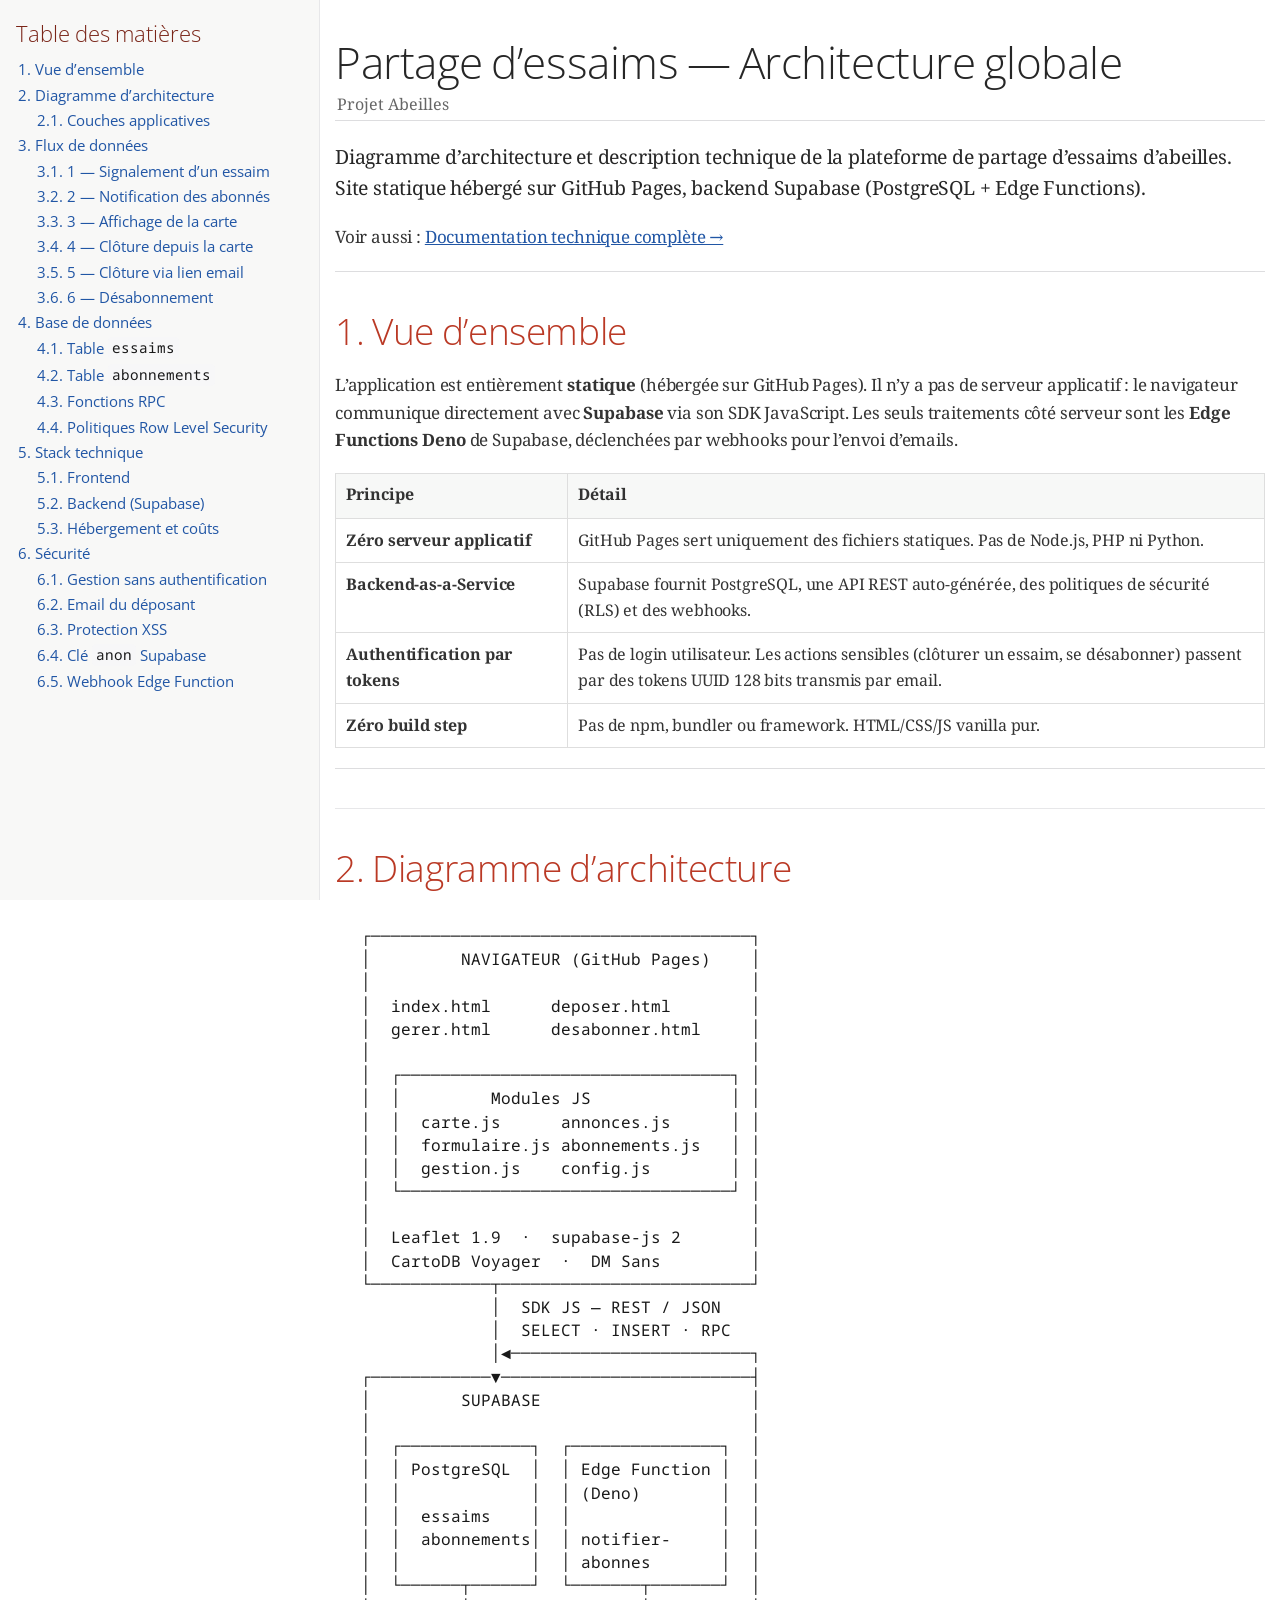
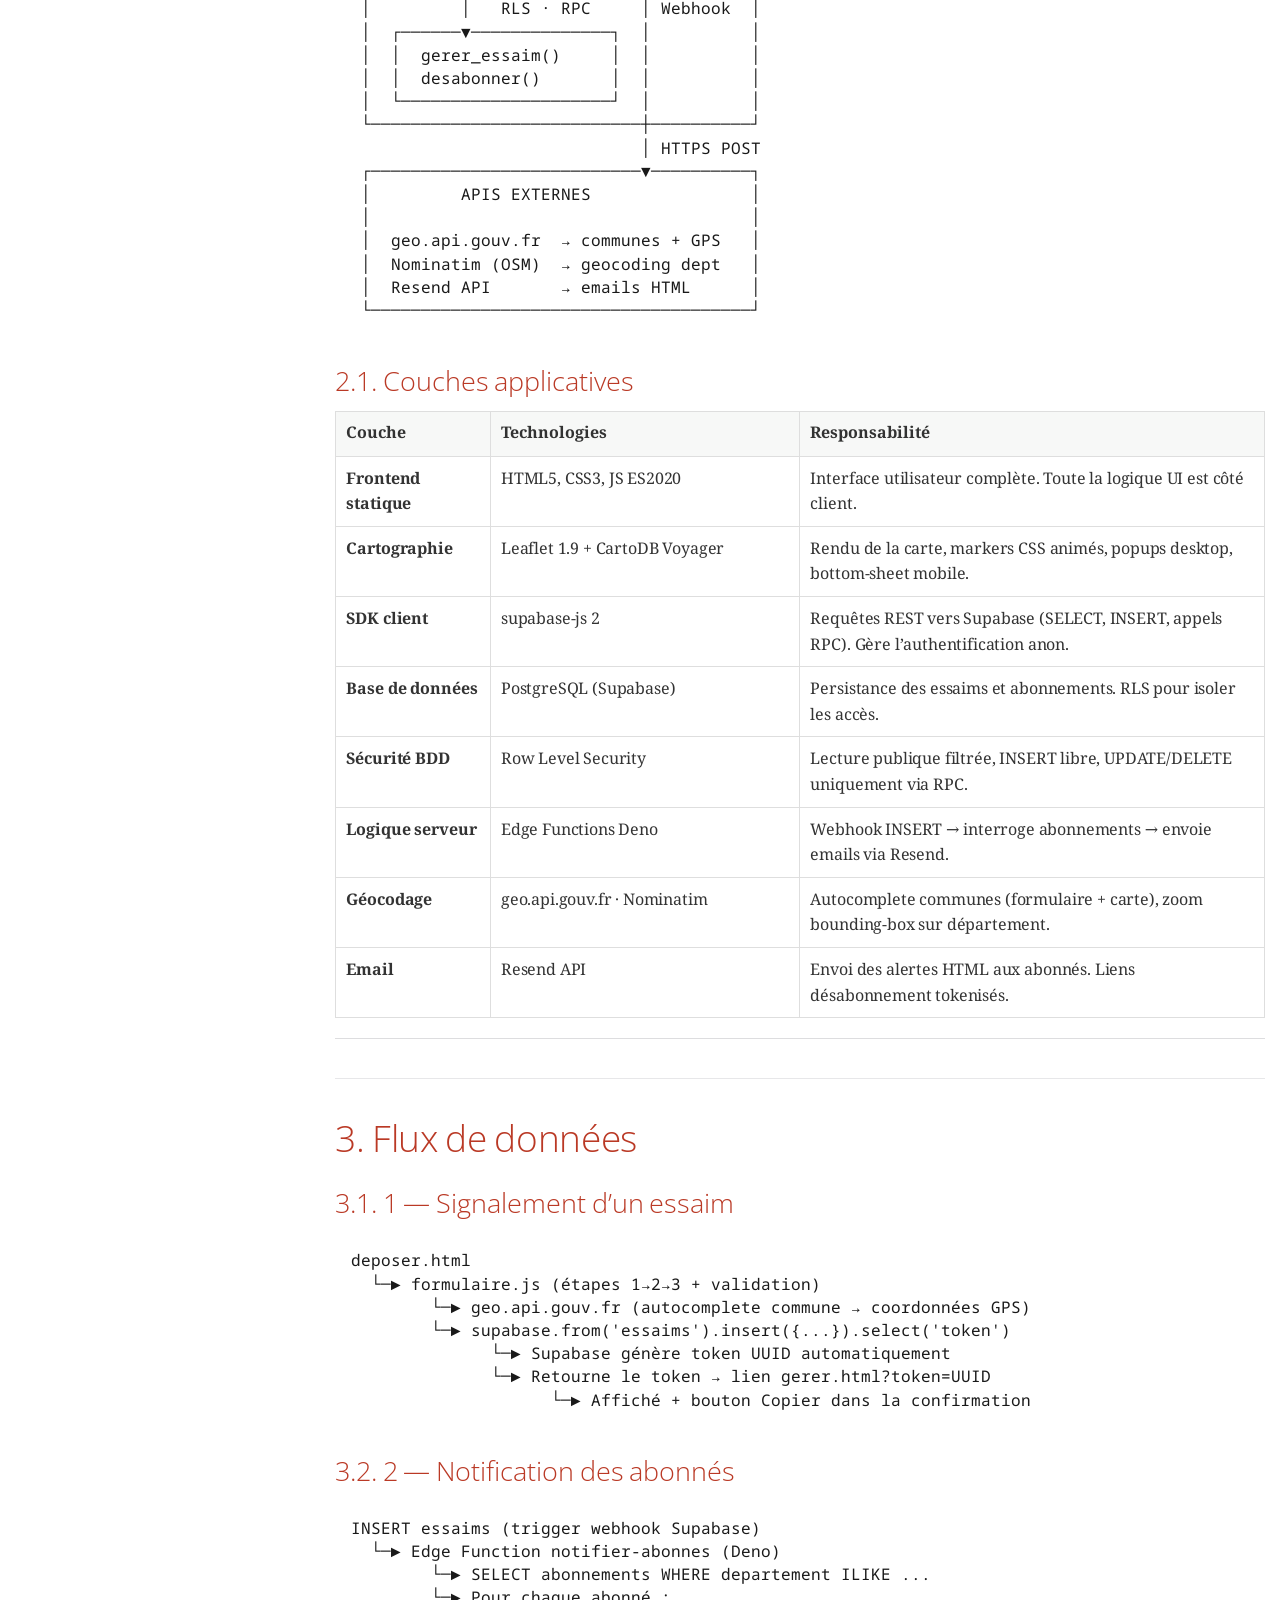
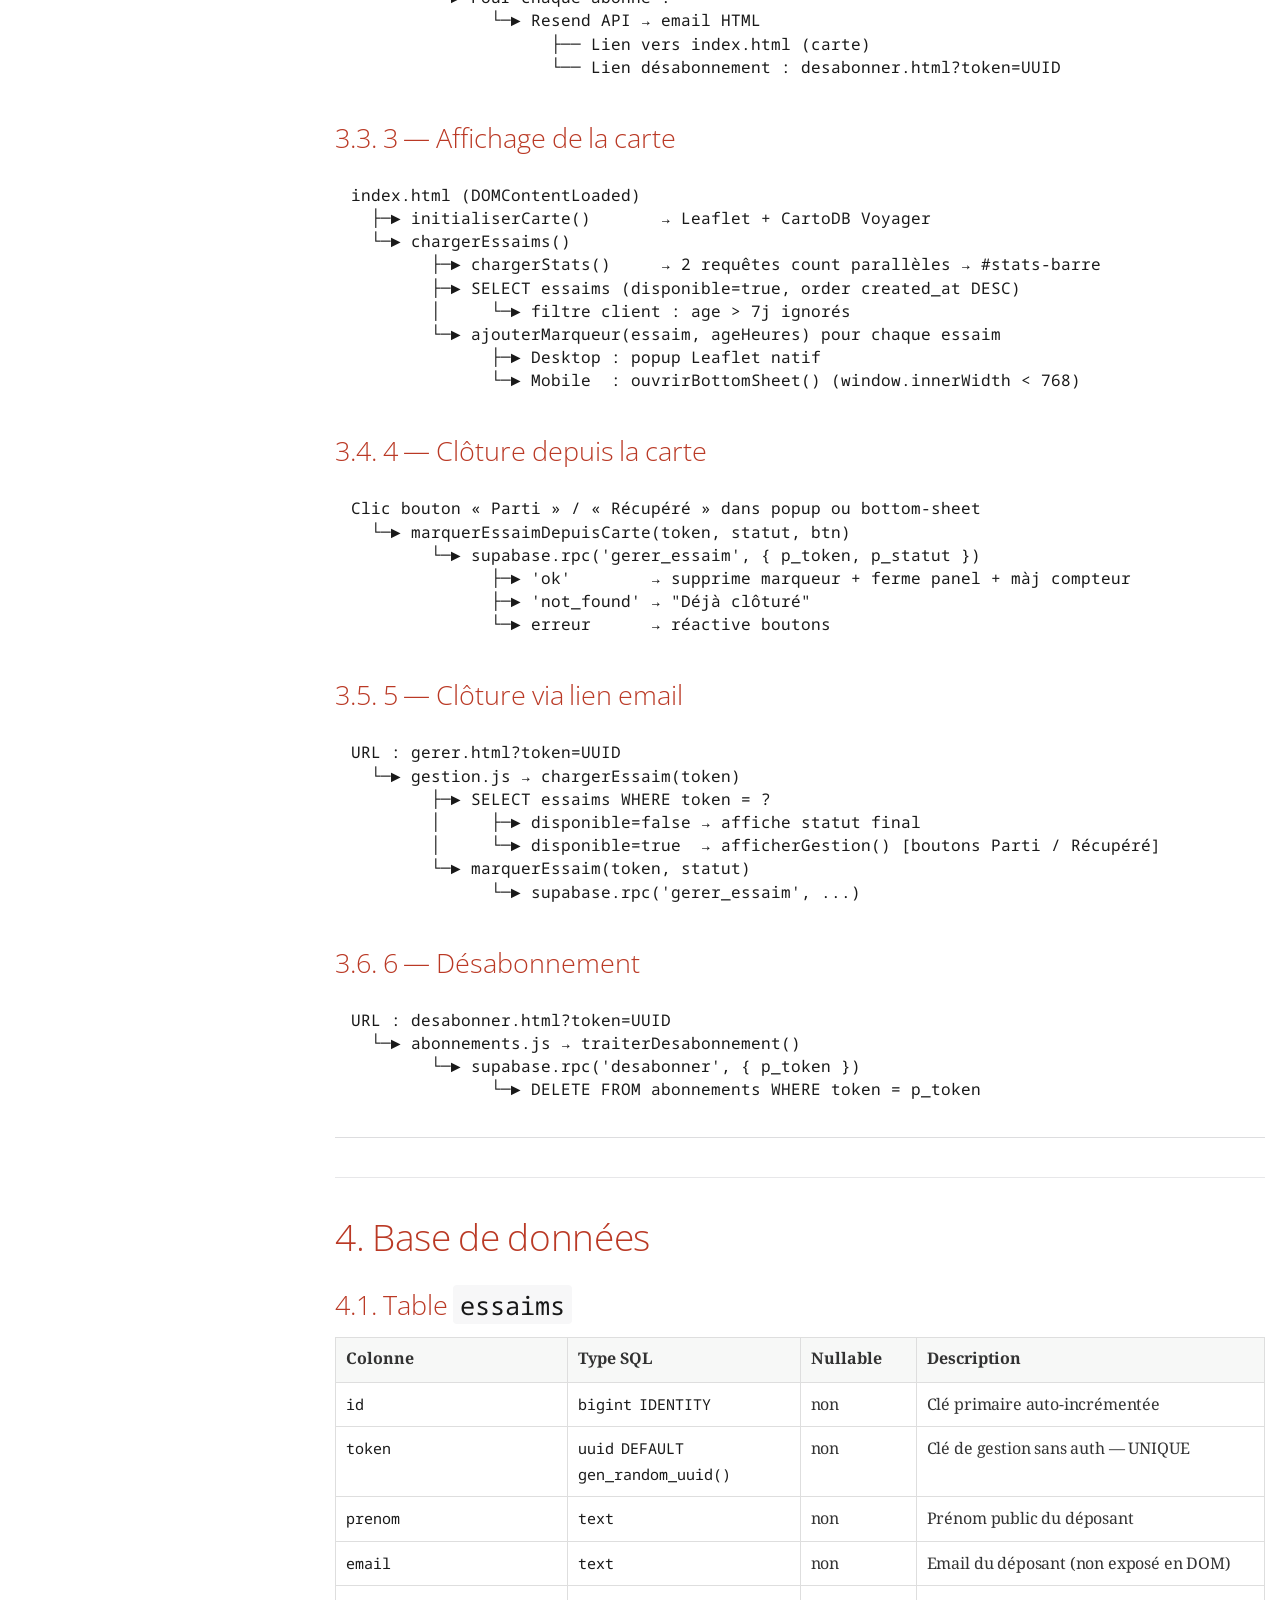
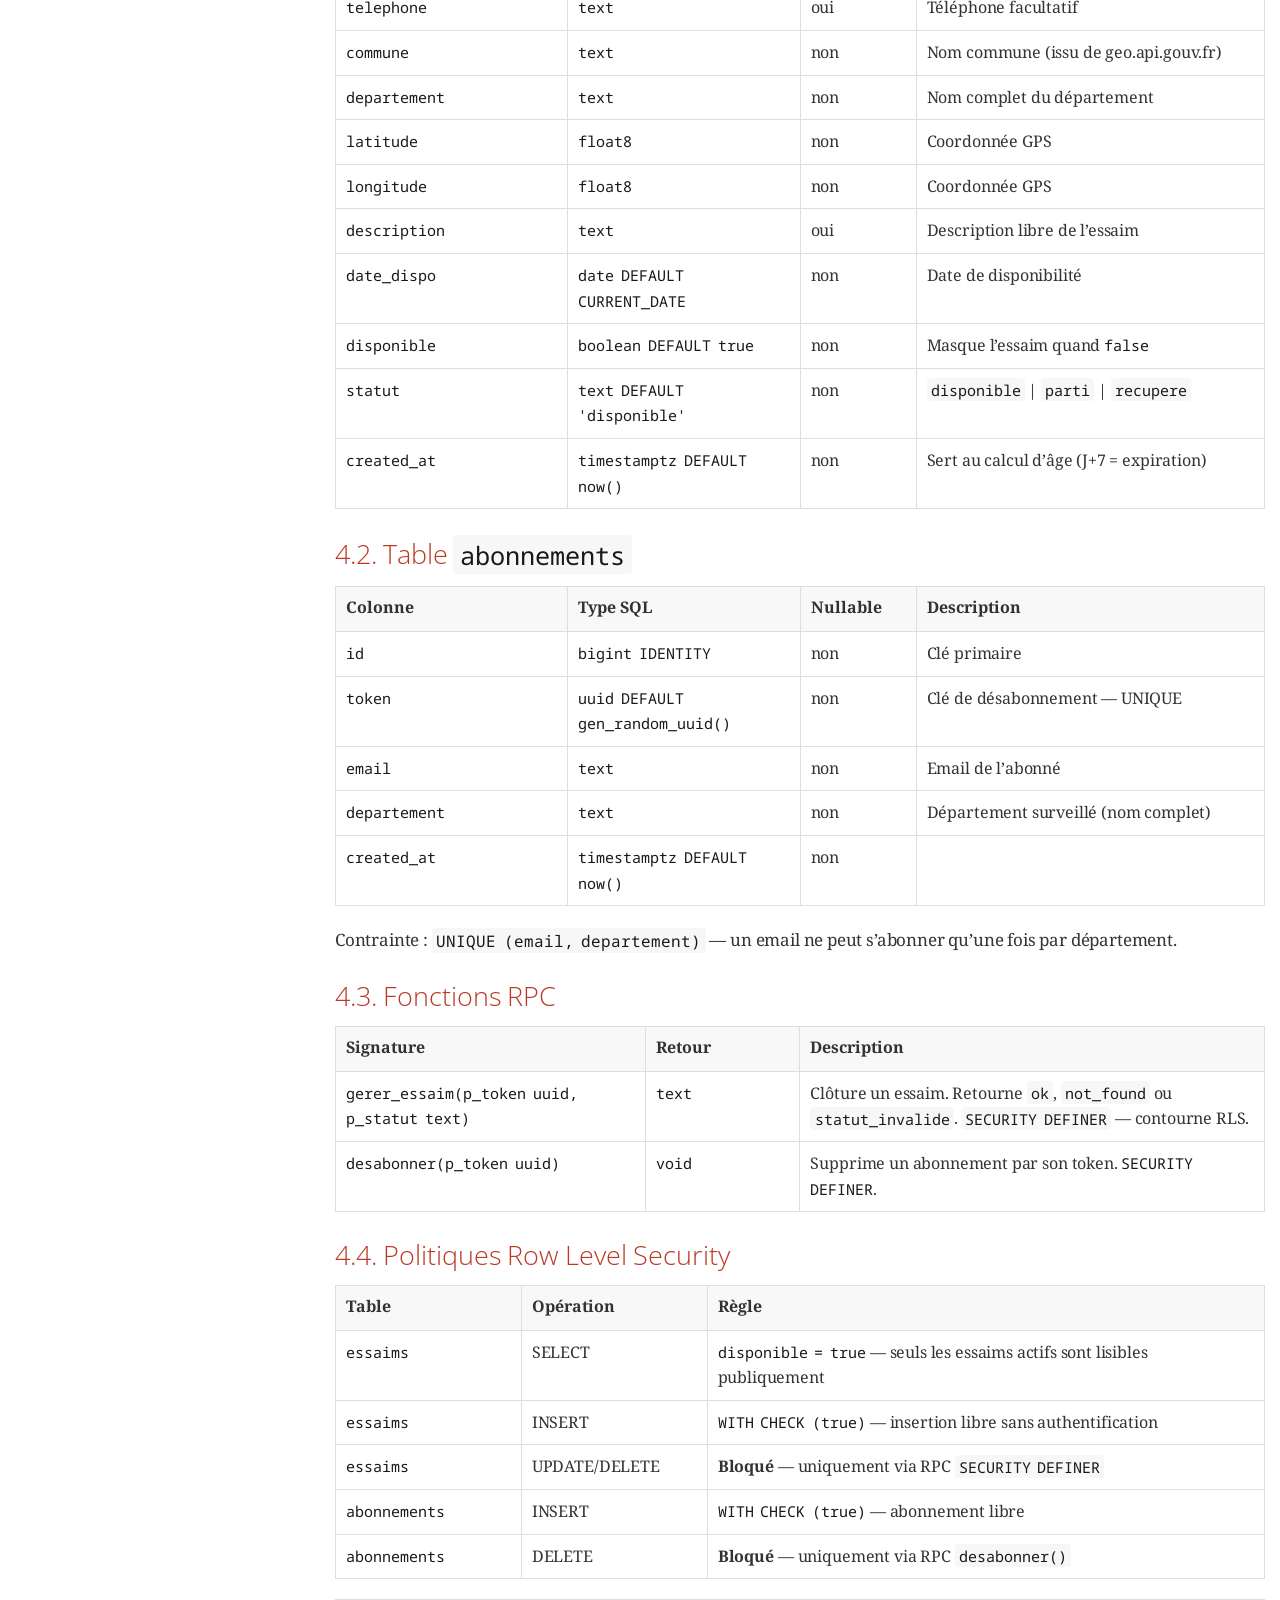
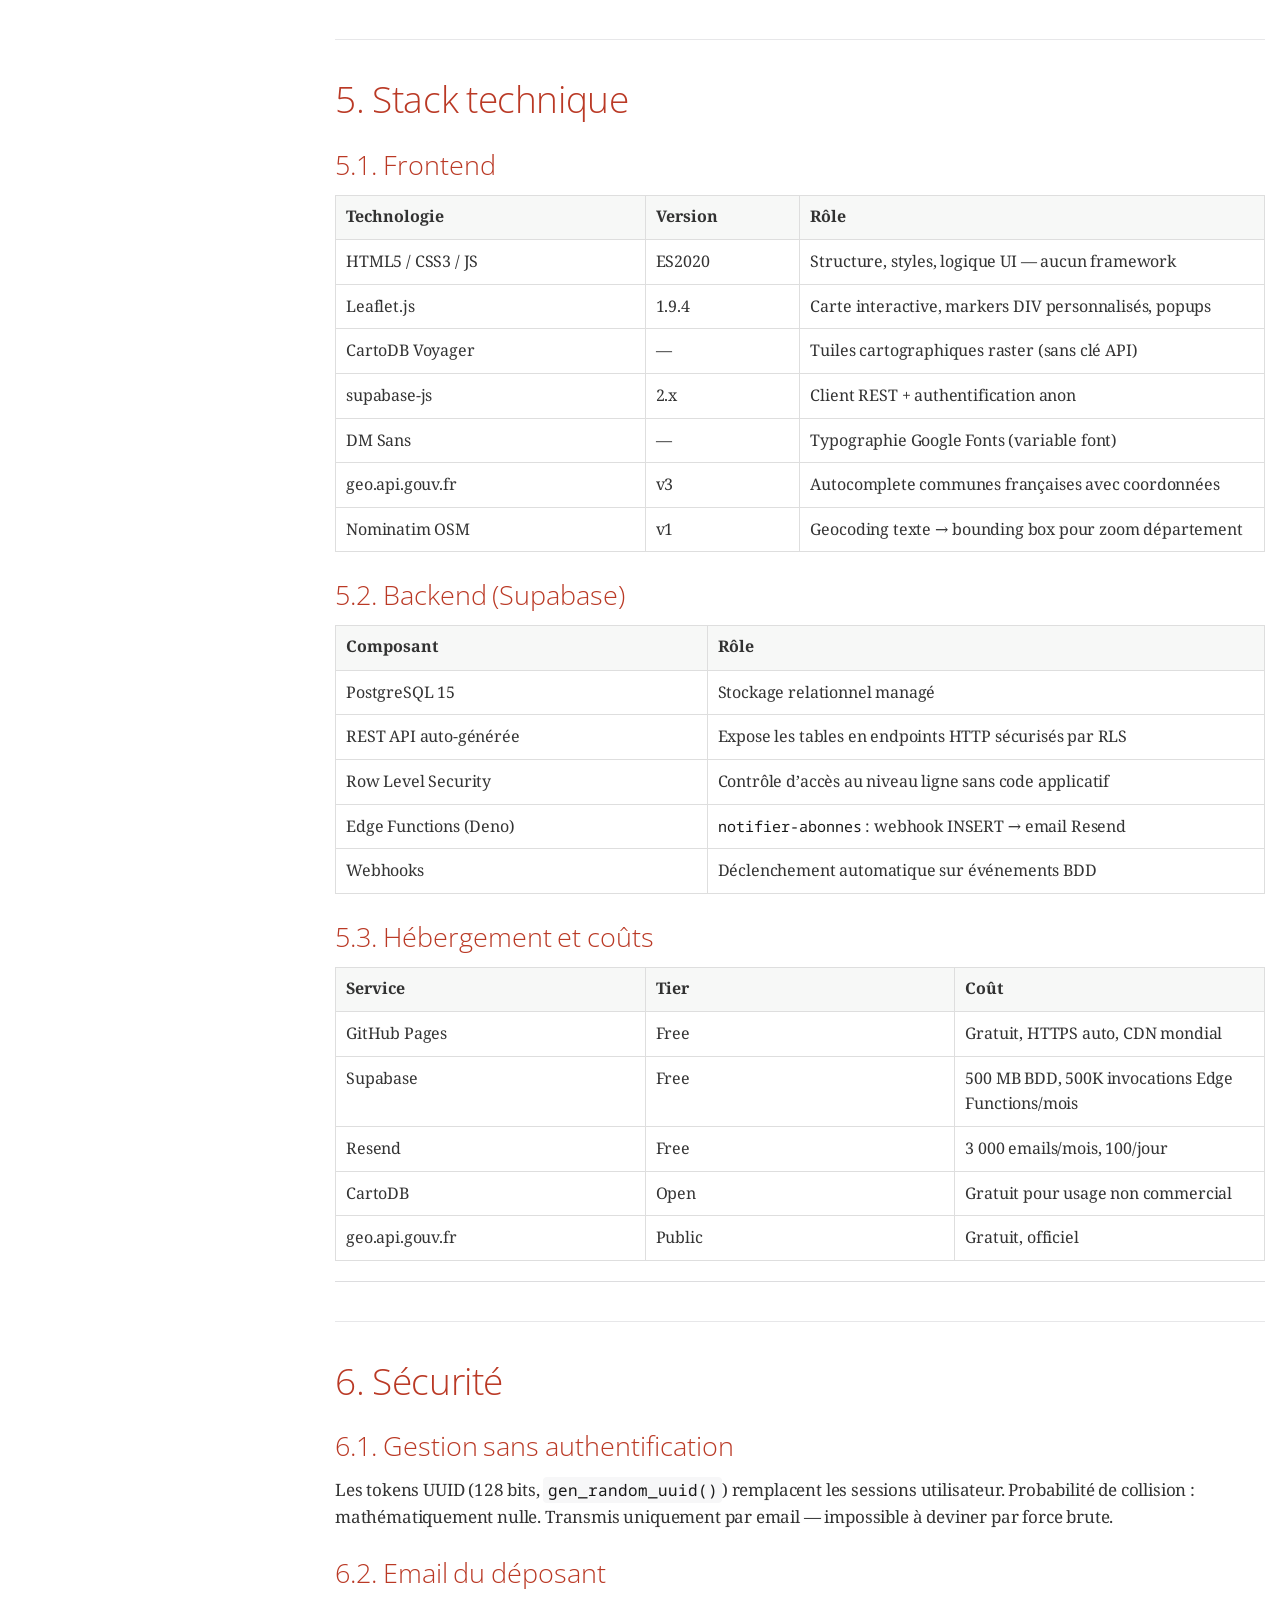
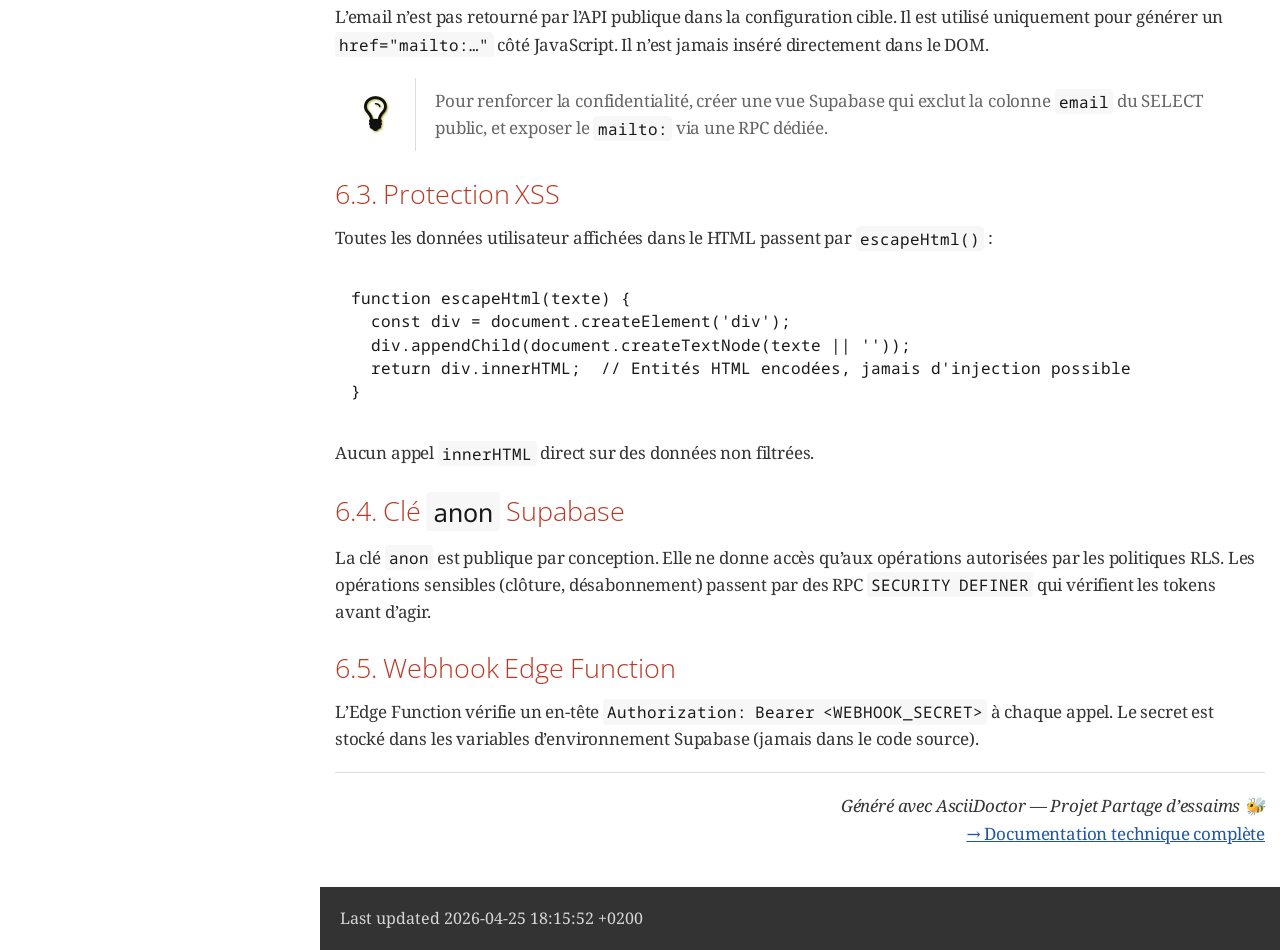
<file: docs/architecture.html>
<!DOCTYPE html>
<html lang="fr">
<head>
<meta charset="utf-8">
<meta http-equiv="X-UA-Compatible" content="IE=edge">
<meta name="viewport" content="width=device-width, initial-scale=1.0">
<meta name="generator" content="Asciidoctor 2.0.26">
<meta name="author" content="Projet Abeilles">
<title>Partage d&#8217;essaims — Architecture globale</title>
<link rel="stylesheet" href="https://fonts.googleapis.com/css?family=Open+Sans:300,300italic,400,400italic,600,600italic%7CNoto+Serif:400,400italic,700,700italic%7CDroid+Sans+Mono:400,700">
<style>
/*! Asciidoctor default stylesheet | MIT License | https://asciidoctor.org */
/* Uncomment the following line when using as a custom stylesheet */
/* @import "https://fonts.googleapis.com/css?family=Open+Sans:300,300italic,400,400italic,600,600italic%7CNoto+Serif:400,400italic,700,700italic%7CDroid+Sans+Mono:400,700"; */
html{font-family:sans-serif;-webkit-text-size-adjust:100%}
a{background:none}
a:focus{outline:thin dotted}
a:active,a:hover{outline:0}
h1{font-size:2em;margin:.67em 0}
b,strong{font-weight:bold}
abbr{font-size:.9em}
abbr[title]{cursor:help;border-bottom:1px dotted #dddddf;text-decoration:none}
dfn{font-style:italic}
hr{height:0}
mark{background:#ff0;color:#000}
code,kbd,pre,samp{font-family:monospace;font-size:1em}
pre{white-space:pre-wrap}
q{quotes:"\201C" "\201D" "\2018" "\2019"}
small{font-size:80%}
sub,sup{font-size:75%;line-height:0;position:relative;vertical-align:baseline}
sup{top:-.5em}
sub{bottom:-.25em}
img{border:0}
svg:not(:root){overflow:hidden}
figure{margin:0}
audio,video{display:inline-block}
audio:not([controls]){display:none;height:0}
fieldset{border:1px solid silver;margin:0 2px;padding:.35em .625em .75em}
legend{border:0;padding:0}
button,input,select,textarea{font-family:inherit;font-size:100%;margin:0}
button,input{line-height:normal}
button,select{text-transform:none}
button,html input[type=button],input[type=reset],input[type=submit]{-webkit-appearance:button;cursor:pointer}
button[disabled],html input[disabled]{cursor:default}
input[type=checkbox],input[type=radio]{padding:0}
button::-moz-focus-inner,input::-moz-focus-inner{border:0;padding:0}
textarea{overflow:auto;vertical-align:top}
table{border-collapse:collapse;border-spacing:0}
*,::before,::after{box-sizing:border-box}
html,body{font-size:100%}
body{background:#fff;color:rgba(0,0,0,.8);padding:0;margin:0;font-family:"Noto Serif","DejaVu Serif",serif;line-height:1;position:relative;cursor:auto;-moz-tab-size:4;-o-tab-size:4;tab-size:4;word-wrap:anywhere;-moz-osx-font-smoothing:grayscale;-webkit-font-smoothing:antialiased}
a:hover{cursor:pointer}
img,object,embed{max-width:100%;height:auto}
object,embed{height:100%}
img{-ms-interpolation-mode:bicubic}
.left{float:left!important}
.right{float:right!important}
.text-left{text-align:left!important}
.text-right{text-align:right!important}
.text-center{text-align:center!important}
.text-justify{text-align:justify!important}
.hide{display:none}
img,object,svg{display:inline-block;vertical-align:middle}
textarea{height:auto;min-height:50px}
select{width:100%}
.subheader,.admonitionblock td.content>.title,.audioblock>.title,.exampleblock>.title,.imageblock>.title,.listingblock>.title,.literalblock>.title,.stemblock>.title,.openblock>.title,.paragraph>.title,.quoteblock>.title,table.tableblock>.title,.verseblock>.title,.videoblock>.title,.dlist>.title,.olist>.title,.ulist>.title,.qlist>.title,.hdlist>.title{line-height:1.45;color:#7a2518;font-weight:400;margin-top:0;margin-bottom:.25em}
div,dl,dt,dd,ul,ol,li,h1,h2,h3,#toctitle,.sidebarblock>.content>.title,h4,h5,h6,pre,form,p,blockquote,th,td{margin:0;padding:0}
a{color:#2156a5;text-decoration:underline;line-height:inherit}
a:hover,a:focus{color:#1d4b8f}
a img{border:0}
p{line-height:1.6;margin-bottom:1.25em;text-rendering:optimizeLegibility}
p aside{font-size:.875em;line-height:1.35;font-style:italic}
h1,h2,h3,#toctitle,.sidebarblock>.content>.title,h4,h5,h6{font-family:"Open Sans","DejaVu Sans",sans-serif;font-weight:300;font-style:normal;color:#ba3925;text-rendering:optimizeLegibility;margin-top:1em;margin-bottom:.5em;line-height:1.0125em}
h1 small,h2 small,h3 small,#toctitle small,.sidebarblock>.content>.title small,h4 small,h5 small,h6 small{font-size:60%;color:#e99b8f;line-height:0}
h1{font-size:2.125em}
h2{font-size:1.6875em}
h3,#toctitle,.sidebarblock>.content>.title{font-size:1.375em}
h4,h5{font-size:1.125em}
h6{font-size:1em}
hr{border:solid #dddddf;border-width:1px 0 0;clear:both;margin:1.25em 0 1.1875em}
em,i{font-style:italic;line-height:inherit}
strong,b{font-weight:bold;line-height:inherit}
small{font-size:60%;line-height:inherit}
code{font-family:"Droid Sans Mono","DejaVu Sans Mono",monospace;font-weight:400;color:rgba(0,0,0,.9)}
ul,ol,dl{line-height:1.6;margin-bottom:1.25em;list-style-position:outside;font-family:inherit}
ul,ol{margin-left:1.5em}
ul li ul,ul li ol{margin-left:1.25em;margin-bottom:0}
ul.circle{list-style-type:circle}
ul.disc{list-style-type:disc}
ul.square{list-style-type:square}
ul.circle ul:not([class]),ul.disc ul:not([class]),ul.square ul:not([class]){list-style:inherit}
ol li ul,ol li ol{margin-left:1.25em;margin-bottom:0}
dl dt{margin-bottom:.3125em;font-weight:bold}
dl dd{margin-bottom:1.25em}
blockquote{margin:0 0 1.25em;padding:.5625em 1.25em 0 1.1875em;border-left:1px solid #ddd}
blockquote,blockquote p{line-height:1.6;color:rgba(0,0,0,.85)}
@media screen and (min-width:768px){h1,h2,h3,#toctitle,.sidebarblock>.content>.title,h4,h5,h6{line-height:1.2}
h1{font-size:2.75em}
h2{font-size:2.3125em}
h3,#toctitle,.sidebarblock>.content>.title{font-size:1.6875em}
h4{font-size:1.4375em}}
table{background:#fff;margin-bottom:1.25em;border:1px solid #dedede;word-wrap:normal}
table thead,table tfoot{background:#f7f8f7}
table thead tr th,table thead tr td,table tfoot tr th,table tfoot tr td{padding:.5em .625em .625em;font-size:inherit;color:rgba(0,0,0,.8);text-align:left}
table tr th,table tr td{padding:.5625em .625em;font-size:inherit;color:rgba(0,0,0,.8)}
table tr.even,table tr.alt{background:#f8f8f7}
table thead tr th,table tfoot tr th,table tbody tr td,table tr td,table tfoot tr td{line-height:1.6}
h1,h2,h3,#toctitle,.sidebarblock>.content>.title,h4,h5,h6{line-height:1.2;word-spacing:-.05em}
h1 strong,h2 strong,h3 strong,#toctitle strong,.sidebarblock>.content>.title strong,h4 strong,h5 strong,h6 strong{font-weight:400}
.center{margin-left:auto;margin-right:auto}
.stretch{width:100%}
.clearfix::before,.clearfix::after,.float-group::before,.float-group::after{content:" ";display:table}
.clearfix::after,.float-group::after{clear:both}
:not(pre).nobreak{word-wrap:normal}
:not(pre).nowrap{white-space:nowrap}
:not(pre).pre-wrap{white-space:pre-wrap}
:not(pre):not([class^=L])>code{font-size:.9375em;font-style:normal!important;letter-spacing:0;padding:.1em .5ex;word-spacing:-.15em;background:#f7f7f8;border-radius:4px;line-height:1.45;text-rendering:optimizeSpeed}
pre{color:rgba(0,0,0,.9);font-family:"Droid Sans Mono","DejaVu Sans Mono",monospace;line-height:1.45;text-rendering:optimizeSpeed}
pre code,pre pre{color:inherit;font-size:inherit;line-height:inherit}
pre.nowrap,pre.nowrap pre{white-space:pre;word-wrap:normal}
em em{font-style:normal}
strong strong{font-weight:400}
.keyseq{color:rgba(51,51,51,.8)}
kbd{font-family:"Droid Sans Mono","DejaVu Sans Mono",monospace;display:inline-block;color:rgba(0,0,0,.8);font-size:.65em;line-height:1.45;background:#f7f7f7;border:1px solid #ccc;border-radius:3px;box-shadow:0 1px 0 rgba(0,0,0,.2),inset 0 0 0 .1em #fff;margin:0 .15em;padding:.2em .5em;vertical-align:middle;position:relative;top:-.1em;white-space:nowrap}
.keyseq kbd:first-child{margin-left:0}
.keyseq kbd:last-child{margin-right:0}
.menuseq,.menuref{color:#000}
.menuseq b:not(.caret),.menuref{font-weight:inherit}
.menuseq{word-spacing:-.02em}
.menuseq b.caret{font-size:1.25em;line-height:.8}
.menuseq i.caret{font-weight:bold;text-align:center;width:.45em}
b.button::before,b.button::after{position:relative;top:-1px;font-weight:400}
b.button::before{content:"[";padding:0 3px 0 2px}
b.button::after{content:"]";padding:0 2px 0 3px}
p a>code:hover{color:rgba(0,0,0,.9)}
#header,#content,#footnotes,#footer{width:100%;margin:0 auto;max-width:62.5em;*zoom:1;position:relative;padding-left:.9375em;padding-right:.9375em}
#header::before,#header::after,#content::before,#content::after,#footnotes::before,#footnotes::after,#footer::before,#footer::after{content:" ";display:table}
#header::after,#content::after,#footnotes::after,#footer::after{clear:both}
#content{margin-top:1.25em}
#content::before{content:none}
#header>h1:first-child{color:rgba(0,0,0,.85);margin-top:2.25rem;margin-bottom:0}
#header>h1:first-child+#toc{margin-top:8px;border-top:1px solid #dddddf}
#header>h1:only-child{border-bottom:1px solid #dddddf;padding-bottom:8px}
#header .details{border-bottom:1px solid #dddddf;line-height:1.45;padding-top:.25em;padding-bottom:.25em;padding-left:.25em;color:rgba(0,0,0,.6);display:flex;flex-flow:row wrap}
#header .details span:first-child{margin-left:-.125em}
#header .details span.email a{color:rgba(0,0,0,.85)}
#header .details br{display:none}
#header .details br+span::before{content:"\00a0\2013\00a0"}
#header .details br+span.author::before{content:"\00a0\22c5\00a0";color:rgba(0,0,0,.85)}
#header .details br+span#revremark::before{content:"\00a0|\00a0"}
#header #revnumber{text-transform:capitalize}
#header #revnumber::after{content:"\00a0"}
#content>h1:first-child:not([class]){color:rgba(0,0,0,.85);border-bottom:1px solid #dddddf;padding-bottom:8px;margin-top:0;padding-top:1rem;margin-bottom:1.25rem}
#toc{border-bottom:1px solid #e7e7e9;padding-bottom:.5em}
#toc>ul{margin-left:.125em}
#toc ul.sectlevel0>li>a{font-style:italic}
#toc ul.sectlevel0 ul.sectlevel1{margin:.5em 0}
#toc ul{font-family:"Open Sans","DejaVu Sans",sans-serif;list-style-type:none}
#toc li{line-height:1.3334;margin-top:.3334em}
#toc a{text-decoration:none}
#toc a:active{text-decoration:underline}
#toctitle{color:#7a2518;font-size:1.2em}
@media screen and (min-width:768px){#toctitle{font-size:1.375em}
body.toc2{padding-left:15em;padding-right:0}
body.toc2 #header>h1:nth-last-child(2){border-bottom:1px solid #dddddf;padding-bottom:8px}
#toc.toc2{margin-top:0!important;background:#f8f8f7;position:fixed;width:15em;left:0;top:0;border-right:1px solid #e7e7e9;border-top-width:0!important;border-bottom-width:0!important;z-index:1000;padding:1.25em 1em;height:100%;overflow:auto}
#toc.toc2 #toctitle{margin-top:0;margin-bottom:.8rem;font-size:1.2em}
#toc.toc2>ul{font-size:.9em;margin-bottom:0}
#toc.toc2 ul ul{margin-left:0;padding-left:1em}
#toc.toc2 ul.sectlevel0 ul.sectlevel1{padding-left:0;margin-top:.5em;margin-bottom:.5em}
body.toc2.toc-right{padding-left:0;padding-right:15em}
body.toc2.toc-right #toc.toc2{border-right-width:0;border-left:1px solid #e7e7e9;left:auto;right:0}}
@media screen and (min-width:1280px){body.toc2{padding-left:20em;padding-right:0}
#toc.toc2{width:20em}
#toc.toc2 #toctitle{font-size:1.375em}
#toc.toc2>ul{font-size:.95em}
#toc.toc2 ul ul{padding-left:1.25em}
body.toc2.toc-right{padding-left:0;padding-right:20em}}
#content #toc{border:1px solid #e0e0dc;margin-bottom:1.25em;padding:1.25em;background:#f8f8f7;border-radius:4px}
#content #toc>:first-child{margin-top:0}
#content #toc>:last-child{margin-bottom:0}
#footer{max-width:none;background:rgba(0,0,0,.8);padding:1.25em}
#footer-text{color:hsla(0,0%,100%,.8);line-height:1.44}
#content{margin-bottom:.625em}
.sect1{padding-bottom:.625em}
@media screen and (min-width:768px){#content{margin-bottom:1.25em}
.sect1{padding-bottom:1.25em}}
.sect1:last-child{padding-bottom:0}
.sect1+.sect1{border-top:1px solid #e7e7e9}
#content h1>a.anchor,h2>a.anchor,h3>a.anchor,#toctitle>a.anchor,.sidebarblock>.content>.title>a.anchor,h4>a.anchor,h5>a.anchor,h6>a.anchor{position:absolute;z-index:1001;width:1.5ex;margin-left:-1.5ex;display:block;text-decoration:none!important;visibility:hidden;text-align:center;font-weight:400}
#content h1>a.anchor::before,h2>a.anchor::before,h3>a.anchor::before,#toctitle>a.anchor::before,.sidebarblock>.content>.title>a.anchor::before,h4>a.anchor::before,h5>a.anchor::before,h6>a.anchor::before{content:"\00A7";font-size:.85em;display:block;padding-top:.1em}
#content h1:hover>a.anchor,#content h1>a.anchor:hover,h2:hover>a.anchor,h2>a.anchor:hover,h3:hover>a.anchor,#toctitle:hover>a.anchor,.sidebarblock>.content>.title:hover>a.anchor,h3>a.anchor:hover,#toctitle>a.anchor:hover,.sidebarblock>.content>.title>a.anchor:hover,h4:hover>a.anchor,h4>a.anchor:hover,h5:hover>a.anchor,h5>a.anchor:hover,h6:hover>a.anchor,h6>a.anchor:hover{visibility:visible}
#content h1>a.link,h2>a.link,h3>a.link,#toctitle>a.link,.sidebarblock>.content>.title>a.link,h4>a.link,h5>a.link,h6>a.link{color:#ba3925;text-decoration:none}
#content h1>a.link:hover,h2>a.link:hover,h3>a.link:hover,#toctitle>a.link:hover,.sidebarblock>.content>.title>a.link:hover,h4>a.link:hover,h5>a.link:hover,h6>a.link:hover{color:#a53221}
details,.audioblock,.imageblock,.literalblock,.listingblock,.stemblock,.videoblock{margin-bottom:1.25em}
details{margin-left:1.25rem}
details>summary{cursor:pointer;display:block;position:relative;line-height:1.6;margin-bottom:.625rem;outline:none;-webkit-tap-highlight-color:transparent}
details>summary::-webkit-details-marker{display:none}
details>summary::before{content:"";border:solid transparent;border-left:solid;border-width:.3em 0 .3em .5em;position:absolute;top:.5em;left:-1.25rem;transform:translateX(15%)}
details[open]>summary::before{border:solid transparent;border-top:solid;border-width:.5em .3em 0;transform:translateY(15%)}
details>summary::after{content:"";width:1.25rem;height:1em;position:absolute;top:.3em;left:-1.25rem}
.admonitionblock td.content>.title,.audioblock>.title,.exampleblock>.title,.imageblock>.title,.listingblock>.title,.literalblock>.title,.stemblock>.title,.openblock>.title,.paragraph>.title,.quoteblock>.title,table.tableblock>.title,.verseblock>.title,.videoblock>.title,.dlist>.title,.olist>.title,.ulist>.title,.qlist>.title,.hdlist>.title{text-rendering:optimizeLegibility;text-align:left;font-family:"Noto Serif","DejaVu Serif",serif;font-size:1rem;font-style:italic}
table.tableblock.fit-content>caption.title{white-space:nowrap;width:0}
.paragraph.lead>p,#preamble>.sectionbody>[class=paragraph]:first-of-type p{font-size:1.21875em;line-height:1.6;color:rgba(0,0,0,.85)}
.admonitionblock>table{border-collapse:separate;border:0;background:none;width:100%}
.admonitionblock>table td.icon{text-align:center;width:80px}
.admonitionblock>table td.icon img{max-width:none}
.admonitionblock>table td.icon .title{font-weight:bold;font-family:"Open Sans","DejaVu Sans",sans-serif;text-transform:uppercase}
.admonitionblock>table td.content{padding-left:1.125em;padding-right:1.25em;border-left:1px solid #dddddf;color:rgba(0,0,0,.6);word-wrap:anywhere}
.admonitionblock>table td.content>:last-child>:last-child{margin-bottom:0}
.exampleblock>.content{border:1px solid #e6e6e6;margin-bottom:1.25em;padding:1.25em;background:#fff;border-radius:4px}
.sidebarblock{border:1px solid #dbdbd6;margin-bottom:1.25em;padding:1.25em;background:#f3f3f2;border-radius:4px}
.sidebarblock>.content>.title{color:#7a2518;margin-top:0;text-align:center}
.exampleblock>.content>:first-child,.sidebarblock>.content>:first-child{margin-top:0}
.exampleblock>.content>:last-child,.exampleblock>.content>:last-child>:last-child,.exampleblock>.content .olist>ol>li:last-child>:last-child,.exampleblock>.content .ulist>ul>li:last-child>:last-child,.exampleblock>.content .qlist>ol>li:last-child>:last-child,.sidebarblock>.content>:last-child,.sidebarblock>.content>:last-child>:last-child,.sidebarblock>.content .olist>ol>li:last-child>:last-child,.sidebarblock>.content .ulist>ul>li:last-child>:last-child,.sidebarblock>.content .qlist>ol>li:last-child>:last-child{margin-bottom:0}
.literalblock pre,.listingblock>.content>pre{border-radius:4px;overflow-x:auto;padding:1em;font-size:.8125em}
@media screen and (min-width:768px){.literalblock pre,.listingblock>.content>pre{font-size:.90625em}}
@media screen and (min-width:1280px){.literalblock pre,.listingblock>.content>pre{font-size:1em}}
.literalblock pre,.listingblock>.content>pre:not(.highlight),.listingblock>.content>pre[class=highlight],.listingblock>.content>pre[class^="highlight "]{background:#f7f7f8}
.literalblock.output pre{color:#f7f7f8;background:rgba(0,0,0,.9)}
.listingblock>.content{position:relative}
.listingblock pre>code{display:block}
.listingblock code[data-lang]::before{display:none;content:attr(data-lang);position:absolute;font-size:.75em;top:.425rem;right:.5rem;line-height:1;text-transform:uppercase;color:inherit;opacity:.5}
.listingblock:hover code[data-lang]::before{display:block}
.listingblock.terminal pre .command::before{content:attr(data-prompt);padding-right:.5em;color:inherit;opacity:.5}
.listingblock.terminal pre .command:not([data-prompt])::before{content:"$"}
.listingblock pre.highlightjs{padding:0}
.listingblock pre.highlightjs>code{padding:1em;border-radius:4px}
.listingblock pre.prettyprint{border-width:0}
.prettyprint{background:#f7f7f8}
pre.prettyprint .linenums{line-height:1.45;margin-left:2em}
pre.prettyprint li{background:none;list-style-type:inherit;padding-left:0}
pre.prettyprint li code[data-lang]::before{opacity:1}
pre.prettyprint li:not(:first-child) code[data-lang]::before{display:none}
table.linenotable{border-collapse:separate;border:0;margin-bottom:0;background:none}
table.linenotable td[class]{color:inherit;vertical-align:top;padding:0;line-height:inherit;white-space:normal}
table.linenotable td.code{padding-left:.75em}
table.linenotable td.linenos,pre.pygments .linenos{border-right:1px solid;opacity:.35;padding-right:.5em;-webkit-user-select:none;-moz-user-select:none;-ms-user-select:none;user-select:none}
pre.pygments span.linenos{display:inline-block;margin-right:.75em}
.quoteblock{margin:0 1em 1.25em 1.5em;display:table}
.quoteblock:not(.excerpt)>.title{margin-left:-1.5em;margin-bottom:.75em}
.quoteblock blockquote,.quoteblock p{color:rgba(0,0,0,.85);font-size:1.15rem;line-height:1.75;word-spacing:.1em;letter-spacing:0;font-style:italic;text-align:justify}
.quoteblock blockquote{margin:0;padding:0;border:0}
.quoteblock blockquote::before{content:"\201c";float:left;font-size:2.75em;font-weight:bold;line-height:.6em;margin-left:-.6em;color:#7a2518;text-shadow:0 1px 2px rgba(0,0,0,.1)}
.quoteblock blockquote>.paragraph:last-child p{margin-bottom:0}
.quoteblock .attribution{margin-top:.75em;margin-right:.5ex;text-align:right}
.verseblock{margin:0 1em 1.25em}
.verseblock pre{font-family:"Open Sans","DejaVu Sans",sans-serif;font-size:1.15rem;color:rgba(0,0,0,.85);font-weight:300;text-rendering:optimizeLegibility}
.verseblock pre strong{font-weight:400}
.verseblock .attribution{margin-top:1.25rem;margin-left:.5ex}
.quoteblock .attribution,.verseblock .attribution{font-size:.9375em;line-height:1.45;font-style:italic}
.quoteblock .attribution br,.verseblock .attribution br{display:none}
.quoteblock .attribution cite,.verseblock .attribution cite{display:block;letter-spacing:-.025em;color:rgba(0,0,0,.6)}
.quoteblock.abstract blockquote::before,.quoteblock.excerpt blockquote::before,.quoteblock .quoteblock blockquote::before{display:none}
.quoteblock.abstract blockquote,.quoteblock.abstract p,.quoteblock.excerpt blockquote,.quoteblock.excerpt p,.quoteblock .quoteblock blockquote,.quoteblock .quoteblock p{line-height:1.6;word-spacing:0}
.quoteblock.abstract{margin:0 1em 1.25em;display:block}
.quoteblock.abstract>.title{margin:0 0 .375em;font-size:1.15em;text-align:center}
.quoteblock.excerpt>blockquote,.quoteblock .quoteblock{padding:0 0 .25em 1em;border-left:.25em solid #dddddf}
.quoteblock.excerpt,.quoteblock .quoteblock{margin-left:0}
.quoteblock.excerpt blockquote,.quoteblock.excerpt p,.quoteblock .quoteblock blockquote,.quoteblock .quoteblock p{color:inherit;font-size:1.0625rem}
.quoteblock.excerpt .attribution,.quoteblock .quoteblock .attribution{color:inherit;font-size:.85rem;text-align:left;margin-right:0}
p.tableblock:last-child{margin-bottom:0}
td.tableblock>.content{margin-bottom:1.25em;word-wrap:anywhere}
td.tableblock>.content>:last-child{margin-bottom:-1.25em}
table.tableblock,th.tableblock,td.tableblock{border:0 solid #dedede}
table.grid-all>*>tr>*{border-width:1px}
table.grid-cols>*>tr>*{border-width:0 1px}
table.grid-rows>*>tr>*{border-width:1px 0}
table.frame-all{border-width:1px}
table.frame-ends{border-width:1px 0}
table.frame-sides{border-width:0 1px}
table.frame-none>colgroup+*>:first-child>*,table.frame-sides>colgroup+*>:first-child>*{border-top-width:0}
table.frame-none>:last-child>:last-child>*,table.frame-sides>:last-child>:last-child>*{border-bottom-width:0}
table.frame-none>*>tr>:first-child,table.frame-ends>*>tr>:first-child{border-left-width:0}
table.frame-none>*>tr>:last-child,table.frame-ends>*>tr>:last-child{border-right-width:0}
table.stripes-all>*>tr,table.stripes-odd>*>tr:nth-of-type(odd),table.stripes-even>*>tr:nth-of-type(even),table.stripes-hover>*>tr:hover{background:#f8f8f7}
th.halign-left,td.halign-left{text-align:left}
th.halign-right,td.halign-right{text-align:right}
th.halign-center,td.halign-center{text-align:center}
th.valign-top,td.valign-top{vertical-align:top}
th.valign-bottom,td.valign-bottom{vertical-align:bottom}
th.valign-middle,td.valign-middle{vertical-align:middle}
table thead th,table tfoot th{font-weight:bold}
tbody tr th{background:#f7f8f7}
tbody tr th,tbody tr th p,tfoot tr th,tfoot tr th p{color:rgba(0,0,0,.8);font-weight:bold}
p.tableblock>code:only-child{background:none;padding:0}
p.tableblock{font-size:1em}
ol{margin-left:1.75em}
ul li ol{margin-left:1.5em}
dl dd{margin-left:1.125em}
dl dd:last-child,dl dd:last-child>:last-child{margin-bottom:0}
li p,ul dd,ol dd,.olist .olist,.ulist .ulist,.ulist .olist,.olist .ulist{margin-bottom:.625em}
ul.checklist,ul.none,ol.none,ul.no-bullet,ol.no-bullet,ol.unnumbered,ul.unstyled,ol.unstyled{list-style-type:none}
ul.no-bullet,ol.no-bullet,ol.unnumbered{margin-left:.625em}
ul.unstyled,ol.unstyled{margin-left:0}
li>p:empty:only-child::before{content:"";display:inline-block}
ul.checklist>li>p:first-child{margin-left:-1em}
ul.checklist>li>p:first-child>.fa-square-o:first-child,ul.checklist>li>p:first-child>.fa-check-square-o:first-child{width:1.25em;font-size:.8em;position:relative;bottom:.125em}
ul.checklist>li>p:first-child>input[type=checkbox]:first-child{margin-right:.25em}
ul.inline{display:flex;flex-flow:row wrap;list-style:none;margin:0 0 .625em -1.25em}
ul.inline>li{margin-left:1.25em}
.unstyled dl dt{font-weight:400;font-style:normal}
ol.arabic{list-style-type:decimal}
ol.decimal{list-style-type:decimal-leading-zero}
ol.loweralpha{list-style-type:lower-alpha}
ol.upperalpha{list-style-type:upper-alpha}
ol.lowerroman{list-style-type:lower-roman}
ol.upperroman{list-style-type:upper-roman}
ol.lowergreek{list-style-type:lower-greek}
.hdlist>table,.colist>table{border:0;background:none}
.hdlist>table>tbody>tr,.colist>table>tbody>tr{background:none}
td.hdlist1,td.hdlist2{vertical-align:top;padding:0 .625em}
td.hdlist1{font-weight:bold;padding-bottom:1.25em}
td.hdlist2{word-wrap:anywhere}
.literalblock+.colist,.listingblock+.colist{margin-top:-.5em}
.colist td:not([class]):first-child{padding:.4em .75em 0;line-height:1;vertical-align:top}
.colist td:not([class]):first-child img{max-width:none}
.colist td:not([class]):last-child{padding:.25em 0}
.thumb,.th{line-height:0;display:inline-block;border:4px solid #fff;box-shadow:0 0 0 1px #ddd}
.imageblock.left{margin:.25em .625em 1.25em 0}
.imageblock.right{margin:.25em 0 1.25em .625em}
.imageblock>.title{margin-bottom:0}
.imageblock.thumb,.imageblock.th{border-width:6px}
.imageblock.thumb>.title,.imageblock.th>.title{padding:0 .125em}
.image.left,.image.right{margin-top:.25em;margin-bottom:.25em;display:inline-block;line-height:0}
.image.left{margin-right:.625em}
.image.right{margin-left:.625em}
a.image{text-decoration:none;display:inline-block}
a.image object{pointer-events:none}
sup.footnote,sup.footnoteref{font-size:.875em;position:static;vertical-align:super}
sup.footnote a,sup.footnoteref a{text-decoration:none}
sup.footnote a:active,sup.footnoteref a:active,#footnotes .footnote a:first-of-type:active{text-decoration:underline}
#footnotes{padding-top:.75em;padding-bottom:.75em;margin-bottom:.625em}
#footnotes hr{width:20%;min-width:6.25em;margin:-.25em 0 .75em;border-width:1px 0 0}
#footnotes .footnote{padding:0 .375em 0 .225em;line-height:1.3334;font-size:.875em;margin-left:1.2em;margin-bottom:.2em}
#footnotes .footnote a:first-of-type{font-weight:bold;text-decoration:none;margin-left:-1.05em}
#footnotes .footnote:last-of-type{margin-bottom:0}
#content #footnotes{margin-top:-.625em;margin-bottom:0;padding:.75em 0}
div.unbreakable{page-break-inside:avoid}
.big{font-size:larger}
.small{font-size:smaller}
.underline{text-decoration:underline}
.overline{text-decoration:overline}
.line-through{text-decoration:line-through}
.aqua{color:#00bfbf}
.aqua-background{background:#00fafa}
.black{color:#000}
.black-background{background:#000}
.blue{color:#0000bf}
.blue-background{background:#0000fa}
.fuchsia{color:#bf00bf}
.fuchsia-background{background:#fa00fa}
.gray{color:#606060}
.gray-background{background:#7d7d7d}
.green{color:#006000}
.green-background{background:#007d00}
.lime{color:#00bf00}
.lime-background{background:#00fa00}
.maroon{color:#600000}
.maroon-background{background:#7d0000}
.navy{color:#000060}
.navy-background{background:#00007d}
.olive{color:#606000}
.olive-background{background:#7d7d00}
.purple{color:#600060}
.purple-background{background:#7d007d}
.red{color:#bf0000}
.red-background{background:#fa0000}
.silver{color:#909090}
.silver-background{background:#bcbcbc}
.teal{color:#006060}
.teal-background{background:#007d7d}
.white{color:#bfbfbf}
.white-background{background:#fafafa}
.yellow{color:#bfbf00}
.yellow-background{background:#fafa00}
span.icon>.fa{cursor:default}
a span.icon>.fa{cursor:inherit}
.admonitionblock td.icon [class^="fa icon-"]{font-size:2.5em;text-shadow:1px 1px 2px rgba(0,0,0,.5);cursor:default}
.admonitionblock td.icon .icon-note::before{content:"\f05a";color:#19407c}
.admonitionblock td.icon .icon-tip::before{content:"\f0eb";text-shadow:1px 1px 2px rgba(155,155,0,.8);color:#111}
.admonitionblock td.icon .icon-warning::before{content:"\f071";color:#bf6900}
.admonitionblock td.icon .icon-caution::before{content:"\f06d";color:#bf3400}
.admonitionblock td.icon .icon-important::before{content:"\f06a";color:#bf0000}
.conum[data-value]{display:inline-block;color:#fff!important;background:rgba(0,0,0,.8);border-radius:50%;text-align:center;font-size:.75em;width:1.67em;height:1.67em;line-height:1.67em;font-family:"Open Sans","DejaVu Sans",sans-serif;font-style:normal;font-weight:bold}
.conum[data-value] *{color:#fff!important}
.conum[data-value]+b{display:none}
.conum[data-value]::after{content:attr(data-value)}
pre .conum[data-value]{position:relative;top:-.125em}
b.conum *{color:inherit!important}
.conum:not([data-value]):empty{display:none}
dt,th.tableblock,td.content,div.footnote{text-rendering:optimizeLegibility}
h1,h2,p,td.content,span.alt,summary{letter-spacing:-.01em}
p strong,td.content strong,div.footnote strong{letter-spacing:-.005em}
p,blockquote,dt,td.content,td.hdlist1,span.alt,summary{font-size:1.0625rem}
p{margin-bottom:1.25rem}
.sidebarblock p,.sidebarblock dt,.sidebarblock td.content,p.tableblock{font-size:1em}
.exampleblock>.content{background:#fffef7;border-color:#e0e0dc;box-shadow:0 1px 4px #e0e0dc}
.print-only{display:none!important}
@page{margin:1.25cm .75cm}
@media print{*{box-shadow:none!important;text-shadow:none!important}
html{font-size:80%}
a{color:inherit!important;text-decoration:underline!important}
a.bare,a[href^="#"],a[href^="mailto:"]{text-decoration:none!important}
a[href^="http:"]:not(.bare)::after,a[href^="https:"]:not(.bare)::after{content:"(" attr(href) ")";display:inline-block;font-size:.875em;padding-left:.25em}
abbr[title]{border-bottom:1px dotted}
abbr[title]::after{content:" (" attr(title) ")"}
pre,blockquote,tr,img,object,svg{page-break-inside:avoid}
thead{display:table-header-group}
svg{max-width:100%}
p,blockquote,dt,td.content{font-size:1em;orphans:3;widows:3}
h2,h3,#toctitle,.sidebarblock>.content>.title{page-break-after:avoid}
#header,#content,#footnotes,#footer{max-width:none}
#toc,.sidebarblock,.exampleblock>.content{background:none!important}
#toc{border-bottom:1px solid #dddddf!important;padding-bottom:0!important}
body.book #header{text-align:center}
body.book #header>h1:first-child{border:0!important;margin:2.5em 0 1em}
body.book #header .details{border:0!important;display:block;padding:0!important}
body.book #header .details span:first-child{margin-left:0!important}
body.book #header .details br{display:block}
body.book #header .details br+span::before{content:none!important}
body.book #toc{border:0!important;text-align:left!important;padding:0!important;margin:0!important}
body.book #toc,body.book #preamble,body.book h1.sect0,body.book .sect1>h2{page-break-before:always}
.listingblock code[data-lang]::before{display:block}
#footer{padding:0 .9375em}
.hide-on-print{display:none!important}
.print-only{display:block!important}
.hide-for-print{display:none!important}
.show-for-print{display:inherit!important}}
@media amzn-kf8,print{#header>h1:first-child{margin-top:1.25rem}
.sect1{padding:0!important}
.sect1+.sect1{border:0}
#footer{background:none}
#footer-text{color:rgba(0,0,0,.6);font-size:.9em}}
@media amzn-kf8{#header,#content,#footnotes,#footer{padding:0}}
</style>
<link rel="stylesheet" href="https://cdnjs.cloudflare.com/ajax/libs/font-awesome/4.7.0/css/font-awesome.min.css">
</head>
<body class="article toc2 toc-left">
<div id="header">
<h1>Partage d&#8217;essaims — Architecture globale</h1>
<div class="details">
<span id="author" class="author">Projet Abeilles</span><br>
</div>
<div id="toc" class="toc2">
<div id="toctitle">Table des matières</div>
<ul class="sectlevel1">
<li><a href="#_vue_densemble">1. Vue d&#8217;ensemble</a></li>
<li><a href="#_diagramme_darchitecture">2. Diagramme d&#8217;architecture</a>
<ul class="sectlevel2">
<li><a href="#_couches_applicatives">2.1. Couches applicatives</a></li>
</ul>
</li>
<li><a href="#_flux_de_données">3. Flux de données</a>
<ul class="sectlevel2">
<li><a href="#_1_signalement_dun_essaim">3.1. 1 — Signalement d&#8217;un essaim</a></li>
<li><a href="#_2_notification_des_abonnés">3.2. 2 — Notification des abonnés</a></li>
<li><a href="#_3_affichage_de_la_carte">3.3. 3 — Affichage de la carte</a></li>
<li><a href="#_4_clôture_depuis_la_carte">3.4. 4 — Clôture depuis la carte</a></li>
<li><a href="#_5_clôture_via_lien_email">3.5. 5 — Clôture via lien email</a></li>
<li><a href="#_6_désabonnement">3.6. 6 — Désabonnement</a></li>
</ul>
</li>
<li><a href="#_base_de_données">4. Base de données</a>
<ul class="sectlevel2">
<li><a href="#_table_essaims">4.1. Table <code>essaims</code></a></li>
<li><a href="#_table_abonnements">4.2. Table <code>abonnements</code></a></li>
<li><a href="#_fonctions_rpc">4.3. Fonctions RPC</a></li>
<li><a href="#_politiques_row_level_security">4.4. Politiques Row Level Security</a></li>
</ul>
</li>
<li><a href="#_stack_technique">5. Stack technique</a>
<ul class="sectlevel2">
<li><a href="#_frontend">5.1. Frontend</a></li>
<li><a href="#_backend_supabase">5.2. Backend (Supabase)</a></li>
<li><a href="#_hébergement_et_coûts">5.3. Hébergement et coûts</a></li>
</ul>
</li>
<li><a href="#_sécurité">6. Sécurité</a>
<ul class="sectlevel2">
<li><a href="#_gestion_sans_authentification">6.1. Gestion sans authentification</a></li>
<li><a href="#_email_du_déposant">6.2. Email du déposant</a></li>
<li><a href="#_protection_xss">6.3. Protection XSS</a></li>
<li><a href="#_clé_anon_supabase">6.4. Clé <code>anon</code> Supabase</a></li>
<li><a href="#_webhook_edge_function">6.5. Webhook Edge Function</a></li>
</ul>
</li>
</ul>
</div>
</div>
<div id="content">
<div id="preamble">
<div class="sectionbody">
<div class="paragraph lead">
<p>Diagramme d&#8217;architecture et description technique de la plateforme de partage d&#8217;essaims d&#8217;abeilles.
Site statique hébergé sur GitHub Pages, backend Supabase (PostgreSQL + Edge Functions).</p>
</div>
<div class="paragraph">
<p>Voir aussi : <a href="documentation.html">Documentation technique complète →</a></p>
</div>
<hr>
</div>
</div>
<div class="sect1">
<h2 id="_vue_densemble"><a class="anchor" href="#_vue_densemble"></a><a class="link" href="#_vue_densemble">1. Vue d&#8217;ensemble</a></h2>
<div class="sectionbody">
<div class="paragraph">
<p>L&#8217;application est entièrement <strong>statique</strong> (hébergée sur GitHub Pages).
Il n&#8217;y a pas de serveur applicatif : le navigateur communique directement avec <strong>Supabase</strong> via son SDK JavaScript.
Les seuls traitements côté serveur sont les <strong>Edge Functions Deno</strong> de Supabase, déclenchées par webhooks pour l&#8217;envoi d&#8217;emails.</p>
</div>
<table class="tableblock frame-all grid-all stretch">
<colgroup>
<col style="width: 25%;">
<col style="width: 75%;">
</colgroup>
<thead>
<tr>
<th class="tableblock halign-left valign-top">Principe</th>
<th class="tableblock halign-left valign-top">Détail</th>
</tr>
</thead>
<tbody>
<tr>
<td class="tableblock halign-left valign-top"><p class="tableblock"><strong>Zéro serveur applicatif</strong></p></td>
<td class="tableblock halign-left valign-top"><p class="tableblock">GitHub Pages sert uniquement des fichiers statiques. Pas de Node.js, PHP ni Python.</p></td>
</tr>
<tr>
<td class="tableblock halign-left valign-top"><p class="tableblock"><strong>Backend-as-a-Service</strong></p></td>
<td class="tableblock halign-left valign-top"><p class="tableblock">Supabase fournit PostgreSQL, une API REST auto-générée, des politiques de sécurité (RLS) et des webhooks.</p></td>
</tr>
<tr>
<td class="tableblock halign-left valign-top"><p class="tableblock"><strong>Authentification par tokens</strong></p></td>
<td class="tableblock halign-left valign-top"><p class="tableblock">Pas de login utilisateur. Les actions sensibles (clôturer un essaim, se désabonner) passent par des tokens UUID 128 bits transmis par email.</p></td>
</tr>
<tr>
<td class="tableblock halign-left valign-top"><p class="tableblock"><strong>Zéro build step</strong></p></td>
<td class="tableblock halign-left valign-top"><p class="tableblock">Pas de npm, bundler ou framework. HTML/CSS/JS vanilla pur.</p></td>
</tr>
</tbody>
</table>
<hr>
</div>
</div>
<div class="sect1">
<h2 id="_diagramme_darchitecture"><a class="anchor" href="#_diagramme_darchitecture"></a><a class="link" href="#_diagramme_darchitecture">2. Diagramme d&#8217;architecture</a></h2>
<div class="sectionbody">
<div class="listingblock">
<div class="content">
<pre class="rouge highlight"><code> ┌──────────────────────────────────────┐
 │         NAVIGATEUR (GitHub Pages)    │
 │                                      │
 │  index.html      deposer.html        │
 │  gerer.html      desabonner.html     │
 │                                      │
 │  ┌─────────────────────────────────┐ │
 │  │         Modules JS              │ │
 │  │  carte.js      annonces.js      │ │
 │  │  formulaire.js abonnements.js   │ │
 │  │  gestion.js    config.js        │ │
 │  └─────────────────────────────────┘ │
 │                                      │
 │  Leaflet 1.9  ·  supabase-js 2       │
 │  CartoDB Voyager  ·  DM Sans         │
 └────────────┬─────────────────────────┘
              │  SDK JS — REST / JSON
              │  SELECT · INSERT · RPC
              │◄────────────────────────┐
 ┌────────────▼─────────────────────────┤
 │         SUPABASE                     │
 │                                      │
 │  ┌─────────────┐  ┌───────────────┐  │
 │  │ PostgreSQL  │  │ Edge Function │  │
 │  │             │  │ (Deno)        │  │
 │  │  essaims    │  │               │  │
 │  │  abonnements│  │ notifier-     │  │
 │  │             │  │ abonnes       │  │
 │  └──────┬──────┘  └───────┬───────┘  │
 │         │   RLS · RPC     │ Webhook  │
 │  ┌──────▼──────────────┐  │          │
 │  │  gerer_essaim()     │  │          │
 │  │  desabonner()       │  │          │
 │  └─────────────────────┘  │          │
 └───────────────────────────┼──────────┘
                             │ HTTPS POST
 ┌───────────────────────────▼──────────┐
 │         APIS EXTERNES                │
 │                                      │
 │  geo.api.gouv.fr  → communes + GPS   │
 │  Nominatim (OSM)  → geocoding dept   │
 │  Resend API       → emails HTML      │
 └──────────────────────────────────────┘</code></pre>
</div>
</div>
<div class="sect2">
<h3 id="_couches_applicatives"><a class="anchor" href="#_couches_applicatives"></a><a class="link" href="#_couches_applicatives">2.1. Couches applicatives</a></h3>
<table class="tableblock frame-all grid-all stretch">
<colgroup>
<col style="width: 16.6666%;">
<col style="width: 33.3333%;">
<col style="width: 50.0001%;">
</colgroup>
<thead>
<tr>
<th class="tableblock halign-left valign-top">Couche</th>
<th class="tableblock halign-left valign-top">Technologies</th>
<th class="tableblock halign-left valign-top">Responsabilité</th>
</tr>
</thead>
<tbody>
<tr>
<td class="tableblock halign-left valign-top"><p class="tableblock"><strong>Frontend statique</strong></p></td>
<td class="tableblock halign-left valign-top"><p class="tableblock">HTML5, CSS3, JS ES2020</p></td>
<td class="tableblock halign-left valign-top"><p class="tableblock">Interface utilisateur complète. Toute la logique UI est côté client.</p></td>
</tr>
<tr>
<td class="tableblock halign-left valign-top"><p class="tableblock"><strong>Cartographie</strong></p></td>
<td class="tableblock halign-left valign-top"><p class="tableblock">Leaflet 1.9 + CartoDB Voyager</p></td>
<td class="tableblock halign-left valign-top"><p class="tableblock">Rendu de la carte, markers CSS animés, popups desktop, bottom-sheet mobile.</p></td>
</tr>
<tr>
<td class="tableblock halign-left valign-top"><p class="tableblock"><strong>SDK client</strong></p></td>
<td class="tableblock halign-left valign-top"><p class="tableblock">supabase-js 2</p></td>
<td class="tableblock halign-left valign-top"><p class="tableblock">Requêtes REST vers Supabase (SELECT, INSERT, appels RPC). Gère l&#8217;authentification anon.</p></td>
</tr>
<tr>
<td class="tableblock halign-left valign-top"><p class="tableblock"><strong>Base de données</strong></p></td>
<td class="tableblock halign-left valign-top"><p class="tableblock">PostgreSQL (Supabase)</p></td>
<td class="tableblock halign-left valign-top"><p class="tableblock">Persistance des essaims et abonnements. RLS pour isoler les accès.</p></td>
</tr>
<tr>
<td class="tableblock halign-left valign-top"><p class="tableblock"><strong>Sécurité BDD</strong></p></td>
<td class="tableblock halign-left valign-top"><p class="tableblock">Row Level Security</p></td>
<td class="tableblock halign-left valign-top"><p class="tableblock">Lecture publique filtrée, INSERT libre, UPDATE/DELETE uniquement via RPC.</p></td>
</tr>
<tr>
<td class="tableblock halign-left valign-top"><p class="tableblock"><strong>Logique serveur</strong></p></td>
<td class="tableblock halign-left valign-top"><p class="tableblock">Edge Functions Deno</p></td>
<td class="tableblock halign-left valign-top"><p class="tableblock">Webhook INSERT → interroge abonnements → envoie emails via Resend.</p></td>
</tr>
<tr>
<td class="tableblock halign-left valign-top"><p class="tableblock"><strong>Géocodage</strong></p></td>
<td class="tableblock halign-left valign-top"><p class="tableblock">geo.api.gouv.fr · Nominatim</p></td>
<td class="tableblock halign-left valign-top"><p class="tableblock">Autocomplete communes (formulaire + carte), zoom bounding-box sur département.</p></td>
</tr>
<tr>
<td class="tableblock halign-left valign-top"><p class="tableblock"><strong>Email</strong></p></td>
<td class="tableblock halign-left valign-top"><p class="tableblock">Resend API</p></td>
<td class="tableblock halign-left valign-top"><p class="tableblock">Envoi des alertes HTML aux abonnés. Liens désabonnement tokenisés.</p></td>
</tr>
</tbody>
</table>
<hr>
</div>
</div>
</div>
<div class="sect1">
<h2 id="_flux_de_données"><a class="anchor" href="#_flux_de_données"></a><a class="link" href="#_flux_de_données">3. Flux de données</a></h2>
<div class="sectionbody">
<div class="sect2">
<h3 id="_1_signalement_dun_essaim"><a class="anchor" href="#_1_signalement_dun_essaim"></a><a class="link" href="#_1_signalement_dun_essaim">3.1. 1 — Signalement d&#8217;un essaim</a></h3>
<div class="listingblock">
<div class="content">
<pre class="rouge highlight"><code>deposer.html
  └─► formulaire.js (étapes 1→2→3 + validation)
        └─► geo.api.gouv.fr (autocomplete commune → coordonnées GPS)
        └─► supabase.from('essaims').insert({...}).select('token')
              └─► Supabase génère token UUID automatiquement
              └─► Retourne le token → lien gerer.html?token=UUID
                    └─► Affiché + bouton Copier dans la confirmation</code></pre>
</div>
</div>
</div>
<div class="sect2">
<h3 id="_2_notification_des_abonnés"><a class="anchor" href="#_2_notification_des_abonnés"></a><a class="link" href="#_2_notification_des_abonnés">3.2. 2 — Notification des abonnés</a></h3>
<div class="listingblock">
<div class="content">
<pre class="rouge highlight"><code>INSERT essaims (trigger webhook Supabase)
  └─► Edge Function notifier-abonnes (Deno)
        └─► SELECT abonnements WHERE departement ILIKE ...
        └─► Pour chaque abonné :
              └─► Resend API → email HTML
                    ├── Lien vers index.html (carte)
                    └── Lien désabonnement : desabonner.html?token=UUID</code></pre>
</div>
</div>
</div>
<div class="sect2">
<h3 id="_3_affichage_de_la_carte"><a class="anchor" href="#_3_affichage_de_la_carte"></a><a class="link" href="#_3_affichage_de_la_carte">3.3. 3 — Affichage de la carte</a></h3>
<div class="listingblock">
<div class="content">
<pre class="rouge highlight"><code>index.html (DOMContentLoaded)
  ├─► initialiserCarte()       → Leaflet + CartoDB Voyager
  └─► chargerEssaims()
        ├─► chargerStats()     → 2 requêtes count parallèles → #stats-barre
        ├─► SELECT essaims (disponible=true, order created_at DESC)
        │     └─► filtre client : age &gt; 7j ignorés
        └─► ajouterMarqueur(essaim, ageHeures) pour chaque essaim
              ├─► Desktop : popup Leaflet natif
              └─► Mobile  : ouvrirBottomSheet() (window.innerWidth &lt; 768)</code></pre>
</div>
</div>
</div>
<div class="sect2">
<h3 id="_4_clôture_depuis_la_carte"><a class="anchor" href="#_4_clôture_depuis_la_carte"></a><a class="link" href="#_4_clôture_depuis_la_carte">3.4. 4 — Clôture depuis la carte</a></h3>
<div class="listingblock">
<div class="content">
<pre class="rouge highlight"><code>Clic bouton « Parti » / « Récupéré » dans popup ou bottom-sheet
  └─► marquerEssaimDepuisCarte(token, statut, btn)
        └─► supabase.rpc('gerer_essaim', { p_token, p_statut })
              ├─► 'ok'        → supprime marqueur + ferme panel + màj compteur
              ├─► 'not_found' → "Déjà clôturé"
              └─► erreur      → réactive boutons</code></pre>
</div>
</div>
</div>
<div class="sect2">
<h3 id="_5_clôture_via_lien_email"><a class="anchor" href="#_5_clôture_via_lien_email"></a><a class="link" href="#_5_clôture_via_lien_email">3.5. 5 — Clôture via lien email</a></h3>
<div class="listingblock">
<div class="content">
<pre class="rouge highlight"><code>URL : gerer.html?token=UUID
  └─► gestion.js → chargerEssaim(token)
        ├─► SELECT essaims WHERE token = ?
        │     ├─► disponible=false → affiche statut final
        │     └─► disponible=true  → afficherGestion() [boutons Parti / Récupéré]
        └─► marquerEssaim(token, statut)
              └─► supabase.rpc('gerer_essaim', ...)</code></pre>
</div>
</div>
</div>
<div class="sect2">
<h3 id="_6_désabonnement"><a class="anchor" href="#_6_désabonnement"></a><a class="link" href="#_6_désabonnement">3.6. 6 — Désabonnement</a></h3>
<div class="listingblock">
<div class="content">
<pre class="rouge highlight"><code>URL : desabonner.html?token=UUID
  └─► abonnements.js → traiterDesabonnement()
        └─► supabase.rpc('desabonner', { p_token })
              └─► DELETE FROM abonnements WHERE token = p_token</code></pre>
</div>
</div>
<hr>
</div>
</div>
</div>
<div class="sect1">
<h2 id="_base_de_données"><a class="anchor" href="#_base_de_données"></a><a class="link" href="#_base_de_données">4. Base de données</a></h2>
<div class="sectionbody">
<div class="sect2">
<h3 id="_table_essaims"><a class="anchor" href="#_table_essaims"></a><a class="link" href="#_table_essaims">4.1. Table <code>essaims</code></a></h3>
<table class="tableblock frame-all grid-all stretch">
<colgroup>
<col style="width: 25%;">
<col style="width: 25%;">
<col style="width: 12.5%;">
<col style="width: 37.5%;">
</colgroup>
<thead>
<tr>
<th class="tableblock halign-left valign-top">Colonne</th>
<th class="tableblock halign-left valign-top">Type SQL</th>
<th class="tableblock halign-left valign-top">Nullable</th>
<th class="tableblock halign-left valign-top">Description</th>
</tr>
</thead>
<tbody>
<tr>
<td class="tableblock halign-left valign-top"><p class="tableblock"><code>id</code></p></td>
<td class="tableblock halign-left valign-top"><p class="tableblock"><code>bigint IDENTITY</code></p></td>
<td class="tableblock halign-left valign-top"><p class="tableblock">non</p></td>
<td class="tableblock halign-left valign-top"><p class="tableblock">Clé primaire auto-incrémentée</p></td>
</tr>
<tr>
<td class="tableblock halign-left valign-top"><p class="tableblock"><code>token</code></p></td>
<td class="tableblock halign-left valign-top"><p class="tableblock"><code>uuid DEFAULT gen_random_uuid()</code></p></td>
<td class="tableblock halign-left valign-top"><p class="tableblock">non</p></td>
<td class="tableblock halign-left valign-top"><p class="tableblock">Clé de gestion sans auth — UNIQUE</p></td>
</tr>
<tr>
<td class="tableblock halign-left valign-top"><p class="tableblock"><code>prenom</code></p></td>
<td class="tableblock halign-left valign-top"><p class="tableblock"><code>text</code></p></td>
<td class="tableblock halign-left valign-top"><p class="tableblock">non</p></td>
<td class="tableblock halign-left valign-top"><p class="tableblock">Prénom public du déposant</p></td>
</tr>
<tr>
<td class="tableblock halign-left valign-top"><p class="tableblock"><code>email</code></p></td>
<td class="tableblock halign-left valign-top"><p class="tableblock"><code>text</code></p></td>
<td class="tableblock halign-left valign-top"><p class="tableblock">non</p></td>
<td class="tableblock halign-left valign-top"><p class="tableblock">Email du déposant (non exposé en DOM)</p></td>
</tr>
<tr>
<td class="tableblock halign-left valign-top"><p class="tableblock"><code>telephone</code></p></td>
<td class="tableblock halign-left valign-top"><p class="tableblock"><code>text</code></p></td>
<td class="tableblock halign-left valign-top"><p class="tableblock">oui</p></td>
<td class="tableblock halign-left valign-top"><p class="tableblock">Téléphone facultatif</p></td>
</tr>
<tr>
<td class="tableblock halign-left valign-top"><p class="tableblock"><code>commune</code></p></td>
<td class="tableblock halign-left valign-top"><p class="tableblock"><code>text</code></p></td>
<td class="tableblock halign-left valign-top"><p class="tableblock">non</p></td>
<td class="tableblock halign-left valign-top"><p class="tableblock">Nom commune (issu de geo.api.gouv.fr)</p></td>
</tr>
<tr>
<td class="tableblock halign-left valign-top"><p class="tableblock"><code>departement</code></p></td>
<td class="tableblock halign-left valign-top"><p class="tableblock"><code>text</code></p></td>
<td class="tableblock halign-left valign-top"><p class="tableblock">non</p></td>
<td class="tableblock halign-left valign-top"><p class="tableblock">Nom complet du département</p></td>
</tr>
<tr>
<td class="tableblock halign-left valign-top"><p class="tableblock"><code>latitude</code></p></td>
<td class="tableblock halign-left valign-top"><p class="tableblock"><code>float8</code></p></td>
<td class="tableblock halign-left valign-top"><p class="tableblock">non</p></td>
<td class="tableblock halign-left valign-top"><p class="tableblock">Coordonnée GPS</p></td>
</tr>
<tr>
<td class="tableblock halign-left valign-top"><p class="tableblock"><code>longitude</code></p></td>
<td class="tableblock halign-left valign-top"><p class="tableblock"><code>float8</code></p></td>
<td class="tableblock halign-left valign-top"><p class="tableblock">non</p></td>
<td class="tableblock halign-left valign-top"><p class="tableblock">Coordonnée GPS</p></td>
</tr>
<tr>
<td class="tableblock halign-left valign-top"><p class="tableblock"><code>description</code></p></td>
<td class="tableblock halign-left valign-top"><p class="tableblock"><code>text</code></p></td>
<td class="tableblock halign-left valign-top"><p class="tableblock">oui</p></td>
<td class="tableblock halign-left valign-top"><p class="tableblock">Description libre de l&#8217;essaim</p></td>
</tr>
<tr>
<td class="tableblock halign-left valign-top"><p class="tableblock"><code>date_dispo</code></p></td>
<td class="tableblock halign-left valign-top"><p class="tableblock"><code>date DEFAULT CURRENT_DATE</code></p></td>
<td class="tableblock halign-left valign-top"><p class="tableblock">non</p></td>
<td class="tableblock halign-left valign-top"><p class="tableblock">Date de disponibilité</p></td>
</tr>
<tr>
<td class="tableblock halign-left valign-top"><p class="tableblock"><code>disponible</code></p></td>
<td class="tableblock halign-left valign-top"><p class="tableblock"><code>boolean DEFAULT true</code></p></td>
<td class="tableblock halign-left valign-top"><p class="tableblock">non</p></td>
<td class="tableblock halign-left valign-top"><p class="tableblock">Masque l&#8217;essaim quand <code>false</code></p></td>
</tr>
<tr>
<td class="tableblock halign-left valign-top"><p class="tableblock"><code>statut</code></p></td>
<td class="tableblock halign-left valign-top"><p class="tableblock"><code>text DEFAULT 'disponible'</code></p></td>
<td class="tableblock halign-left valign-top"><p class="tableblock">non</p></td>
<td class="tableblock halign-left valign-top"><p class="tableblock"><code>disponible</code> | <code>parti</code> | <code>recupere</code></p></td>
</tr>
<tr>
<td class="tableblock halign-left valign-top"><p class="tableblock"><code>created_at</code></p></td>
<td class="tableblock halign-left valign-top"><p class="tableblock"><code>timestamptz DEFAULT now()</code></p></td>
<td class="tableblock halign-left valign-top"><p class="tableblock">non</p></td>
<td class="tableblock halign-left valign-top"><p class="tableblock">Sert au calcul d&#8217;âge (J+7 = expiration)</p></td>
</tr>
</tbody>
</table>
</div>
<div class="sect2">
<h3 id="_table_abonnements"><a class="anchor" href="#_table_abonnements"></a><a class="link" href="#_table_abonnements">4.2. Table <code>abonnements</code></a></h3>
<table class="tableblock frame-all grid-all stretch">
<colgroup>
<col style="width: 25%;">
<col style="width: 25%;">
<col style="width: 12.5%;">
<col style="width: 37.5%;">
</colgroup>
<thead>
<tr>
<th class="tableblock halign-left valign-top">Colonne</th>
<th class="tableblock halign-left valign-top">Type SQL</th>
<th class="tableblock halign-left valign-top">Nullable</th>
<th class="tableblock halign-left valign-top">Description</th>
</tr>
</thead>
<tbody>
<tr>
<td class="tableblock halign-left valign-top"><p class="tableblock"><code>id</code></p></td>
<td class="tableblock halign-left valign-top"><p class="tableblock"><code>bigint IDENTITY</code></p></td>
<td class="tableblock halign-left valign-top"><p class="tableblock">non</p></td>
<td class="tableblock halign-left valign-top"><p class="tableblock">Clé primaire</p></td>
</tr>
<tr>
<td class="tableblock halign-left valign-top"><p class="tableblock"><code>token</code></p></td>
<td class="tableblock halign-left valign-top"><p class="tableblock"><code>uuid DEFAULT gen_random_uuid()</code></p></td>
<td class="tableblock halign-left valign-top"><p class="tableblock">non</p></td>
<td class="tableblock halign-left valign-top"><p class="tableblock">Clé de désabonnement — UNIQUE</p></td>
</tr>
<tr>
<td class="tableblock halign-left valign-top"><p class="tableblock"><code>email</code></p></td>
<td class="tableblock halign-left valign-top"><p class="tableblock"><code>text</code></p></td>
<td class="tableblock halign-left valign-top"><p class="tableblock">non</p></td>
<td class="tableblock halign-left valign-top"><p class="tableblock">Email de l&#8217;abonné</p></td>
</tr>
<tr>
<td class="tableblock halign-left valign-top"><p class="tableblock"><code>departement</code></p></td>
<td class="tableblock halign-left valign-top"><p class="tableblock"><code>text</code></p></td>
<td class="tableblock halign-left valign-top"><p class="tableblock">non</p></td>
<td class="tableblock halign-left valign-top"><p class="tableblock">Département surveillé (nom complet)</p></td>
</tr>
<tr>
<td class="tableblock halign-left valign-top"><p class="tableblock"><code>created_at</code></p></td>
<td class="tableblock halign-left valign-top"><p class="tableblock"><code>timestamptz DEFAULT now()</code></p></td>
<td class="tableblock halign-left valign-top"><p class="tableblock">non</p></td>
<td class="tableblock halign-left valign-top"></td>
</tr>
</tbody>
</table>
<div class="paragraph">
<p>Contrainte : <code>UNIQUE (email, departement)</code> — un email ne peut s&#8217;abonner qu&#8217;une fois par département.</p>
</div>
</div>
<div class="sect2">
<h3 id="_fonctions_rpc"><a class="anchor" href="#_fonctions_rpc"></a><a class="link" href="#_fonctions_rpc">4.3. Fonctions RPC</a></h3>
<table class="tableblock frame-all grid-all stretch">
<colgroup>
<col style="width: 33.3333%;">
<col style="width: 16.6666%;">
<col style="width: 50.0001%;">
</colgroup>
<thead>
<tr>
<th class="tableblock halign-left valign-top">Signature</th>
<th class="tableblock halign-left valign-top">Retour</th>
<th class="tableblock halign-left valign-top">Description</th>
</tr>
</thead>
<tbody>
<tr>
<td class="tableblock halign-left valign-top"><p class="tableblock"><code>gerer_essaim(p_token uuid, p_statut text)</code></p></td>
<td class="tableblock halign-left valign-top"><p class="tableblock"><code>text</code></p></td>
<td class="tableblock halign-left valign-top"><p class="tableblock">Clôture un essaim. Retourne <code>ok</code>, <code>not_found</code> ou <code>statut_invalide</code>. <code>SECURITY DEFINER</code> — contourne RLS.</p></td>
</tr>
<tr>
<td class="tableblock halign-left valign-top"><p class="tableblock"><code>desabonner(p_token uuid)</code></p></td>
<td class="tableblock halign-left valign-top"><p class="tableblock"><code>void</code></p></td>
<td class="tableblock halign-left valign-top"><p class="tableblock">Supprime un abonnement par son token. <code>SECURITY DEFINER</code>.</p></td>
</tr>
</tbody>
</table>
</div>
<div class="sect2">
<h3 id="_politiques_row_level_security"><a class="anchor" href="#_politiques_row_level_security"></a><a class="link" href="#_politiques_row_level_security">4.4. Politiques Row Level Security</a></h3>
<table class="tableblock frame-all grid-all stretch">
<colgroup>
<col style="width: 20%;">
<col style="width: 20%;">
<col style="width: 60%;">
</colgroup>
<thead>
<tr>
<th class="tableblock halign-left valign-top">Table</th>
<th class="tableblock halign-left valign-top">Opération</th>
<th class="tableblock halign-left valign-top">Règle</th>
</tr>
</thead>
<tbody>
<tr>
<td class="tableblock halign-left valign-top"><p class="tableblock"><code>essaims</code></p></td>
<td class="tableblock halign-left valign-top"><p class="tableblock">SELECT</p></td>
<td class="tableblock halign-left valign-top"><p class="tableblock"><code>disponible = true</code> — seuls les essaims actifs sont lisibles publiquement</p></td>
</tr>
<tr>
<td class="tableblock halign-left valign-top"><p class="tableblock"><code>essaims</code></p></td>
<td class="tableblock halign-left valign-top"><p class="tableblock">INSERT</p></td>
<td class="tableblock halign-left valign-top"><p class="tableblock"><code>WITH CHECK (true)</code> — insertion libre sans authentification</p></td>
</tr>
<tr>
<td class="tableblock halign-left valign-top"><p class="tableblock"><code>essaims</code></p></td>
<td class="tableblock halign-left valign-top"><p class="tableblock">UPDATE/DELETE</p></td>
<td class="tableblock halign-left valign-top"><p class="tableblock"><strong>Bloqué</strong> — uniquement via RPC <code>SECURITY DEFINER</code></p></td>
</tr>
<tr>
<td class="tableblock halign-left valign-top"><p class="tableblock"><code>abonnements</code></p></td>
<td class="tableblock halign-left valign-top"><p class="tableblock">INSERT</p></td>
<td class="tableblock halign-left valign-top"><p class="tableblock"><code>WITH CHECK (true)</code> — abonnement libre</p></td>
</tr>
<tr>
<td class="tableblock halign-left valign-top"><p class="tableblock"><code>abonnements</code></p></td>
<td class="tableblock halign-left valign-top"><p class="tableblock">DELETE</p></td>
<td class="tableblock halign-left valign-top"><p class="tableblock"><strong>Bloqué</strong> — uniquement via RPC <code>desabonner()</code></p></td>
</tr>
</tbody>
</table>
<hr>
</div>
</div>
</div>
<div class="sect1">
<h2 id="_stack_technique"><a class="anchor" href="#_stack_technique"></a><a class="link" href="#_stack_technique">5. Stack technique</a></h2>
<div class="sectionbody">
<div class="sect2">
<h3 id="_frontend"><a class="anchor" href="#_frontend"></a><a class="link" href="#_frontend">5.1. Frontend</a></h3>
<table class="tableblock frame-all grid-all stretch">
<colgroup>
<col style="width: 33.3333%;">
<col style="width: 16.6666%;">
<col style="width: 50.0001%;">
</colgroup>
<thead>
<tr>
<th class="tableblock halign-left valign-top">Technologie</th>
<th class="tableblock halign-left valign-top">Version</th>
<th class="tableblock halign-left valign-top">Rôle</th>
</tr>
</thead>
<tbody>
<tr>
<td class="tableblock halign-left valign-top"><p class="tableblock">HTML5 / CSS3 / JS</p></td>
<td class="tableblock halign-left valign-top"><p class="tableblock">ES2020</p></td>
<td class="tableblock halign-left valign-top"><p class="tableblock">Structure, styles, logique UI — aucun framework</p></td>
</tr>
<tr>
<td class="tableblock halign-left valign-top"><p class="tableblock">Leaflet.js</p></td>
<td class="tableblock halign-left valign-top"><p class="tableblock">1.9.4</p></td>
<td class="tableblock halign-left valign-top"><p class="tableblock">Carte interactive, markers DIV personnalisés, popups</p></td>
</tr>
<tr>
<td class="tableblock halign-left valign-top"><p class="tableblock">CartoDB Voyager</p></td>
<td class="tableblock halign-left valign-top"><p class="tableblock">—</p></td>
<td class="tableblock halign-left valign-top"><p class="tableblock">Tuiles cartographiques raster (sans clé API)</p></td>
</tr>
<tr>
<td class="tableblock halign-left valign-top"><p class="tableblock">supabase-js</p></td>
<td class="tableblock halign-left valign-top"><p class="tableblock">2.x</p></td>
<td class="tableblock halign-left valign-top"><p class="tableblock">Client REST + authentification anon</p></td>
</tr>
<tr>
<td class="tableblock halign-left valign-top"><p class="tableblock">DM Sans</p></td>
<td class="tableblock halign-left valign-top"><p class="tableblock">—</p></td>
<td class="tableblock halign-left valign-top"><p class="tableblock">Typographie Google Fonts (variable font)</p></td>
</tr>
<tr>
<td class="tableblock halign-left valign-top"><p class="tableblock">geo.api.gouv.fr</p></td>
<td class="tableblock halign-left valign-top"><p class="tableblock">v3</p></td>
<td class="tableblock halign-left valign-top"><p class="tableblock">Autocomplete communes françaises avec coordonnées</p></td>
</tr>
<tr>
<td class="tableblock halign-left valign-top"><p class="tableblock">Nominatim OSM</p></td>
<td class="tableblock halign-left valign-top"><p class="tableblock">v1</p></td>
<td class="tableblock halign-left valign-top"><p class="tableblock">Geocoding texte → bounding box pour zoom département</p></td>
</tr>
</tbody>
</table>
</div>
<div class="sect2">
<h3 id="_backend_supabase"><a class="anchor" href="#_backend_supabase"></a><a class="link" href="#_backend_supabase">5.2. Backend (Supabase)</a></h3>
<table class="tableblock frame-all grid-all stretch">
<colgroup>
<col style="width: 40%;">
<col style="width: 60%;">
</colgroup>
<thead>
<tr>
<th class="tableblock halign-left valign-top">Composant</th>
<th class="tableblock halign-left valign-top">Rôle</th>
</tr>
</thead>
<tbody>
<tr>
<td class="tableblock halign-left valign-top"><p class="tableblock">PostgreSQL 15</p></td>
<td class="tableblock halign-left valign-top"><p class="tableblock">Stockage relationnel managé</p></td>
</tr>
<tr>
<td class="tableblock halign-left valign-top"><p class="tableblock">REST API auto-générée</p></td>
<td class="tableblock halign-left valign-top"><p class="tableblock">Expose les tables en endpoints HTTP sécurisés par RLS</p></td>
</tr>
<tr>
<td class="tableblock halign-left valign-top"><p class="tableblock">Row Level Security</p></td>
<td class="tableblock halign-left valign-top"><p class="tableblock">Contrôle d&#8217;accès au niveau ligne sans code applicatif</p></td>
</tr>
<tr>
<td class="tableblock halign-left valign-top"><p class="tableblock">Edge Functions (Deno)</p></td>
<td class="tableblock halign-left valign-top"><p class="tableblock"><code>notifier-abonnes</code> : webhook INSERT → email Resend</p></td>
</tr>
<tr>
<td class="tableblock halign-left valign-top"><p class="tableblock">Webhooks</p></td>
<td class="tableblock halign-left valign-top"><p class="tableblock">Déclenchement automatique sur événements BDD</p></td>
</tr>
</tbody>
</table>
</div>
<div class="sect2">
<h3 id="_hébergement_et_coûts"><a class="anchor" href="#_hébergement_et_coûts"></a><a class="link" href="#_hébergement_et_coûts">5.3. Hébergement et coûts</a></h3>
<table class="tableblock frame-all grid-all stretch">
<colgroup>
<col style="width: 33.3333%;">
<col style="width: 33.3333%;">
<col style="width: 33.3334%;">
</colgroup>
<thead>
<tr>
<th class="tableblock halign-left valign-top">Service</th>
<th class="tableblock halign-left valign-top">Tier</th>
<th class="tableblock halign-left valign-top">Coût</th>
</tr>
</thead>
<tbody>
<tr>
<td class="tableblock halign-left valign-top"><p class="tableblock">GitHub Pages</p></td>
<td class="tableblock halign-left valign-top"><p class="tableblock">Free</p></td>
<td class="tableblock halign-left valign-top"><p class="tableblock">Gratuit, HTTPS auto, CDN mondial</p></td>
</tr>
<tr>
<td class="tableblock halign-left valign-top"><p class="tableblock">Supabase</p></td>
<td class="tableblock halign-left valign-top"><p class="tableblock">Free</p></td>
<td class="tableblock halign-left valign-top"><p class="tableblock">500 MB BDD, 500K invocations Edge Functions/mois</p></td>
</tr>
<tr>
<td class="tableblock halign-left valign-top"><p class="tableblock">Resend</p></td>
<td class="tableblock halign-left valign-top"><p class="tableblock">Free</p></td>
<td class="tableblock halign-left valign-top"><p class="tableblock">3 000 emails/mois, 100/jour</p></td>
</tr>
<tr>
<td class="tableblock halign-left valign-top"><p class="tableblock">CartoDB</p></td>
<td class="tableblock halign-left valign-top"><p class="tableblock">Open</p></td>
<td class="tableblock halign-left valign-top"><p class="tableblock">Gratuit pour usage non commercial</p></td>
</tr>
<tr>
<td class="tableblock halign-left valign-top"><p class="tableblock">geo.api.gouv.fr</p></td>
<td class="tableblock halign-left valign-top"><p class="tableblock">Public</p></td>
<td class="tableblock halign-left valign-top"><p class="tableblock">Gratuit, officiel</p></td>
</tr>
</tbody>
</table>
<hr>
</div>
</div>
</div>
<div class="sect1">
<h2 id="_sécurité"><a class="anchor" href="#_sécurité"></a><a class="link" href="#_sécurité">6. Sécurité</a></h2>
<div class="sectionbody">
<div class="sect2">
<h3 id="_gestion_sans_authentification"><a class="anchor" href="#_gestion_sans_authentification"></a><a class="link" href="#_gestion_sans_authentification">6.1. Gestion sans authentification</a></h3>
<div class="paragraph">
<p>Les tokens UUID (128 bits, <code>gen_random_uuid()</code>) remplacent les sessions utilisateur.
Probabilité de collision : mathématiquement nulle.
Transmis uniquement par email — impossible à deviner par force brute.</p>
</div>
</div>
<div class="sect2">
<h3 id="_email_du_déposant"><a class="anchor" href="#_email_du_déposant"></a><a class="link" href="#_email_du_déposant">6.2. Email du déposant</a></h3>
<div class="paragraph">
<p>L&#8217;email n&#8217;est pas retourné par l&#8217;API publique dans la configuration cible.
Il est utilisé uniquement pour générer un <code>href="mailto:&#8230;&#8203;"</code> côté JavaScript.
Il n&#8217;est jamais inséré directement dans le DOM.</p>
</div>
<div class="admonitionblock tip">
<table>
<tr>
<td class="icon">
<i class="fa icon-tip" title="Tip"></i>
</td>
<td class="content">
Pour renforcer la confidentialité, créer une vue Supabase qui exclut la colonne <code>email</code> du SELECT public, et exposer le <code>mailto:</code> via une RPC dédiée.
</td>
</tr>
</table>
</div>
</div>
<div class="sect2">
<h3 id="_protection_xss"><a class="anchor" href="#_protection_xss"></a><a class="link" href="#_protection_xss">6.3. Protection XSS</a></h3>
<div class="paragraph">
<p>Toutes les données utilisateur affichées dans le HTML passent par <code>escapeHtml()</code> :</p>
</div>
<div class="listingblock">
<div class="content">
<pre class="rouge highlight"><code data-lang="javascript">function escapeHtml(texte) {
  const div = document.createElement('div');
  div.appendChild(document.createTextNode(texte || ''));
  return div.innerHTML;  // Entités HTML encodées, jamais d'injection possible
}</code></pre>
</div>
</div>
<div class="paragraph">
<p>Aucun appel <code>innerHTML</code> direct sur des données non filtrées.</p>
</div>
</div>
<div class="sect2">
<h3 id="_clé_anon_supabase"><a class="anchor" href="#_clé_anon_supabase"></a><a class="link" href="#_clé_anon_supabase">6.4. Clé <code>anon</code> Supabase</a></h3>
<div class="paragraph">
<p>La clé <code>anon</code> est publique par conception.
Elle ne donne accès qu&#8217;aux opérations autorisées par les politiques RLS.
Les opérations sensibles (clôture, désabonnement) passent par des RPC <code>SECURITY DEFINER</code> qui vérifient les tokens avant d&#8217;agir.</p>
</div>
</div>
<div class="sect2">
<h3 id="_webhook_edge_function"><a class="anchor" href="#_webhook_edge_function"></a><a class="link" href="#_webhook_edge_function">6.5. Webhook Edge Function</a></h3>
<div class="paragraph">
<p>L&#8217;Edge Function vérifie un en-tête <code>Authorization: Bearer &lt;WEBHOOK_SECRET&gt;</code> à chaque appel.
Le secret est stocké dans les variables d&#8217;environnement Supabase (jamais dans le code source).</p>
</div>
<hr>
<div class="paragraph text-right">
<p><em>Généré avec AsciiDoctor — Projet Partage d&#8217;essaims 🐝</em><br>
<a href="documentation.html">→ Documentation technique complète</a></p>
</div>
</div>
</div>
</div>
</div>
<div id="footer">
<div id="footer-text">
Last updated 2026-04-25 18:15:52 +0200
</div>
</div>
</body>
</html>
</file>
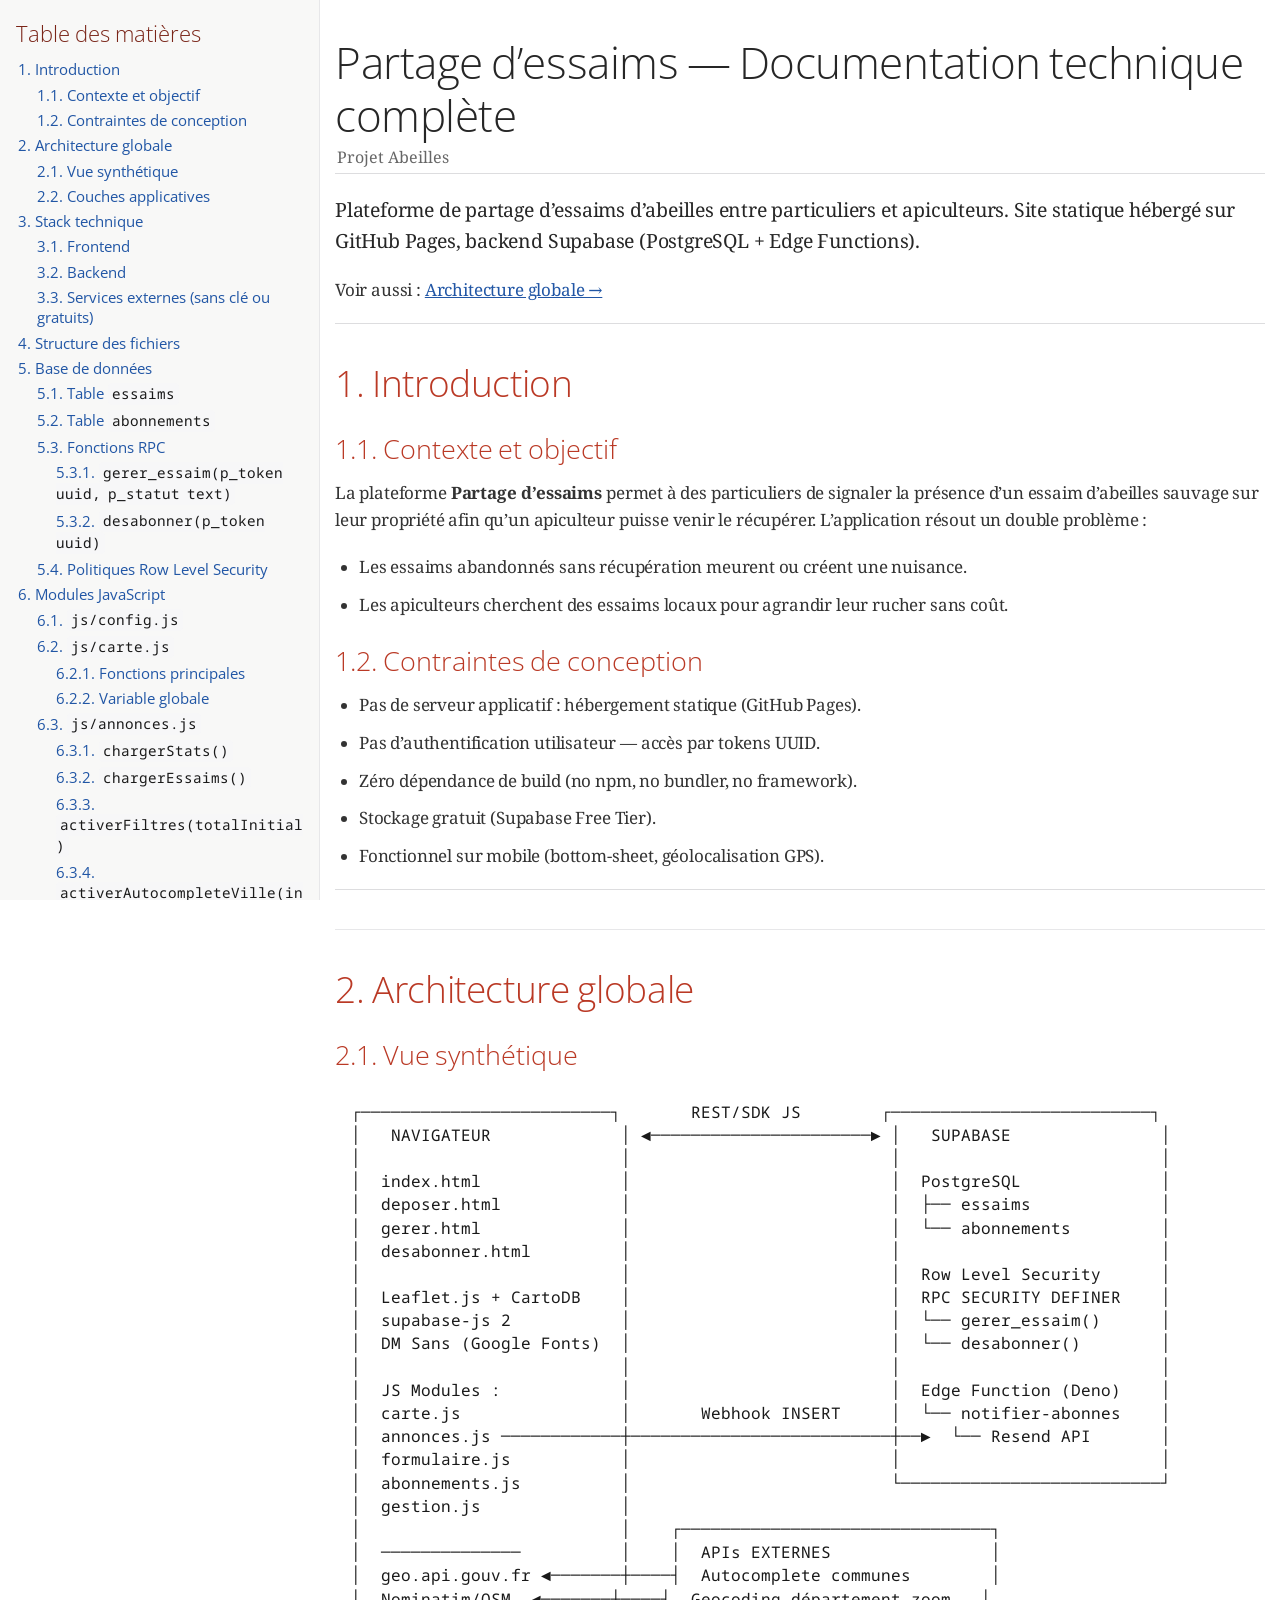
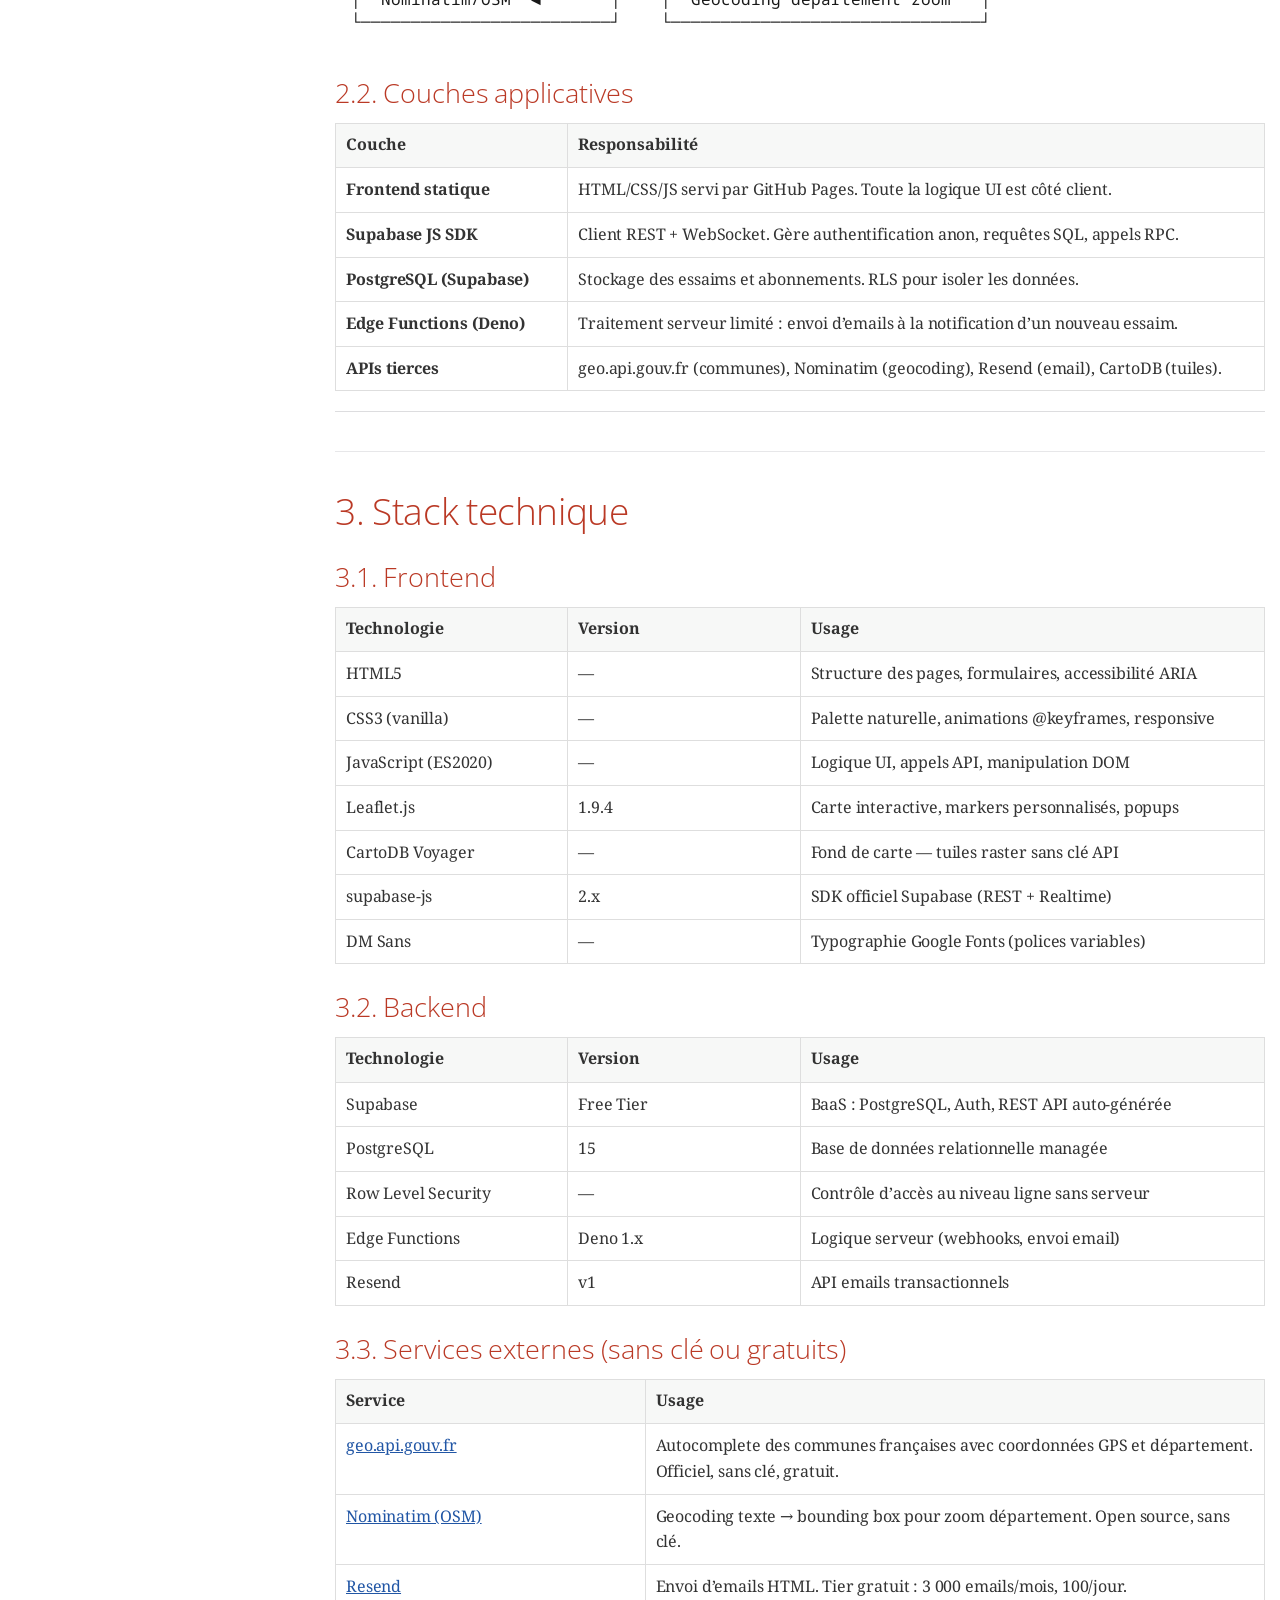
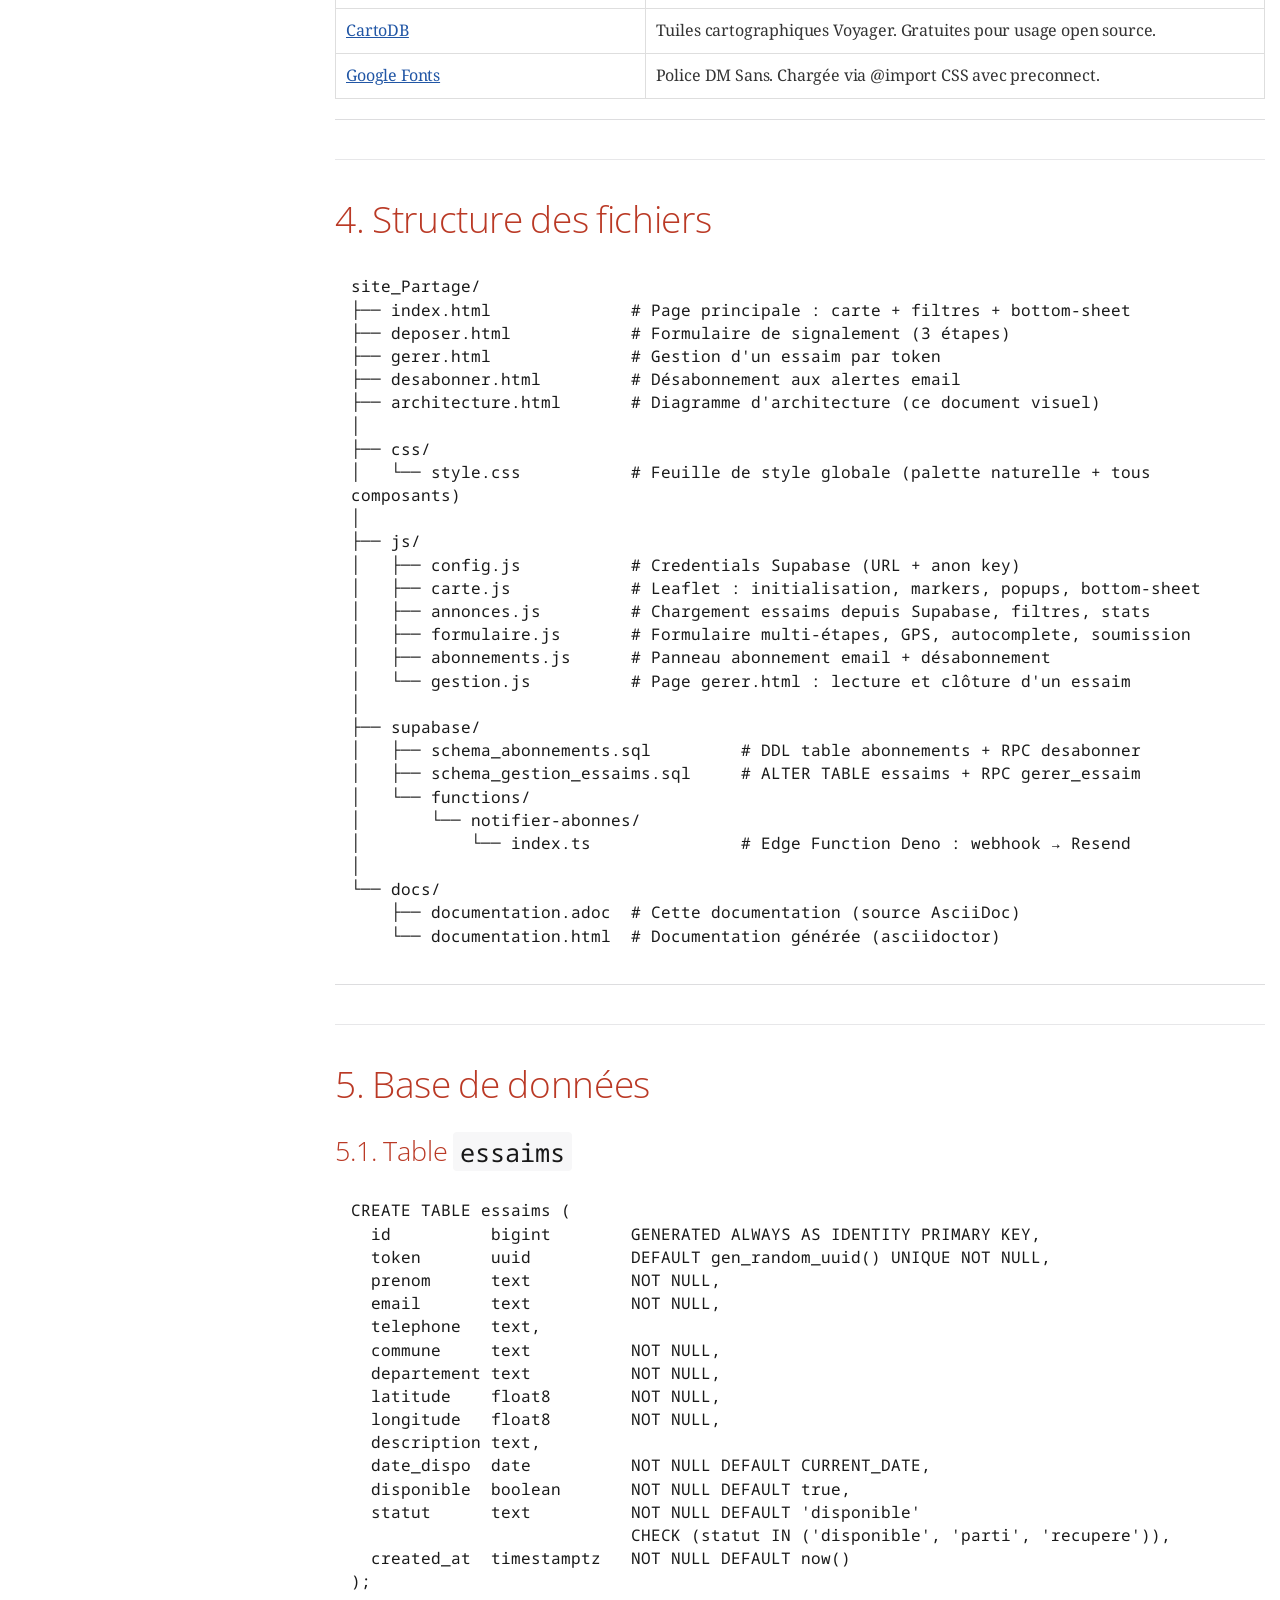
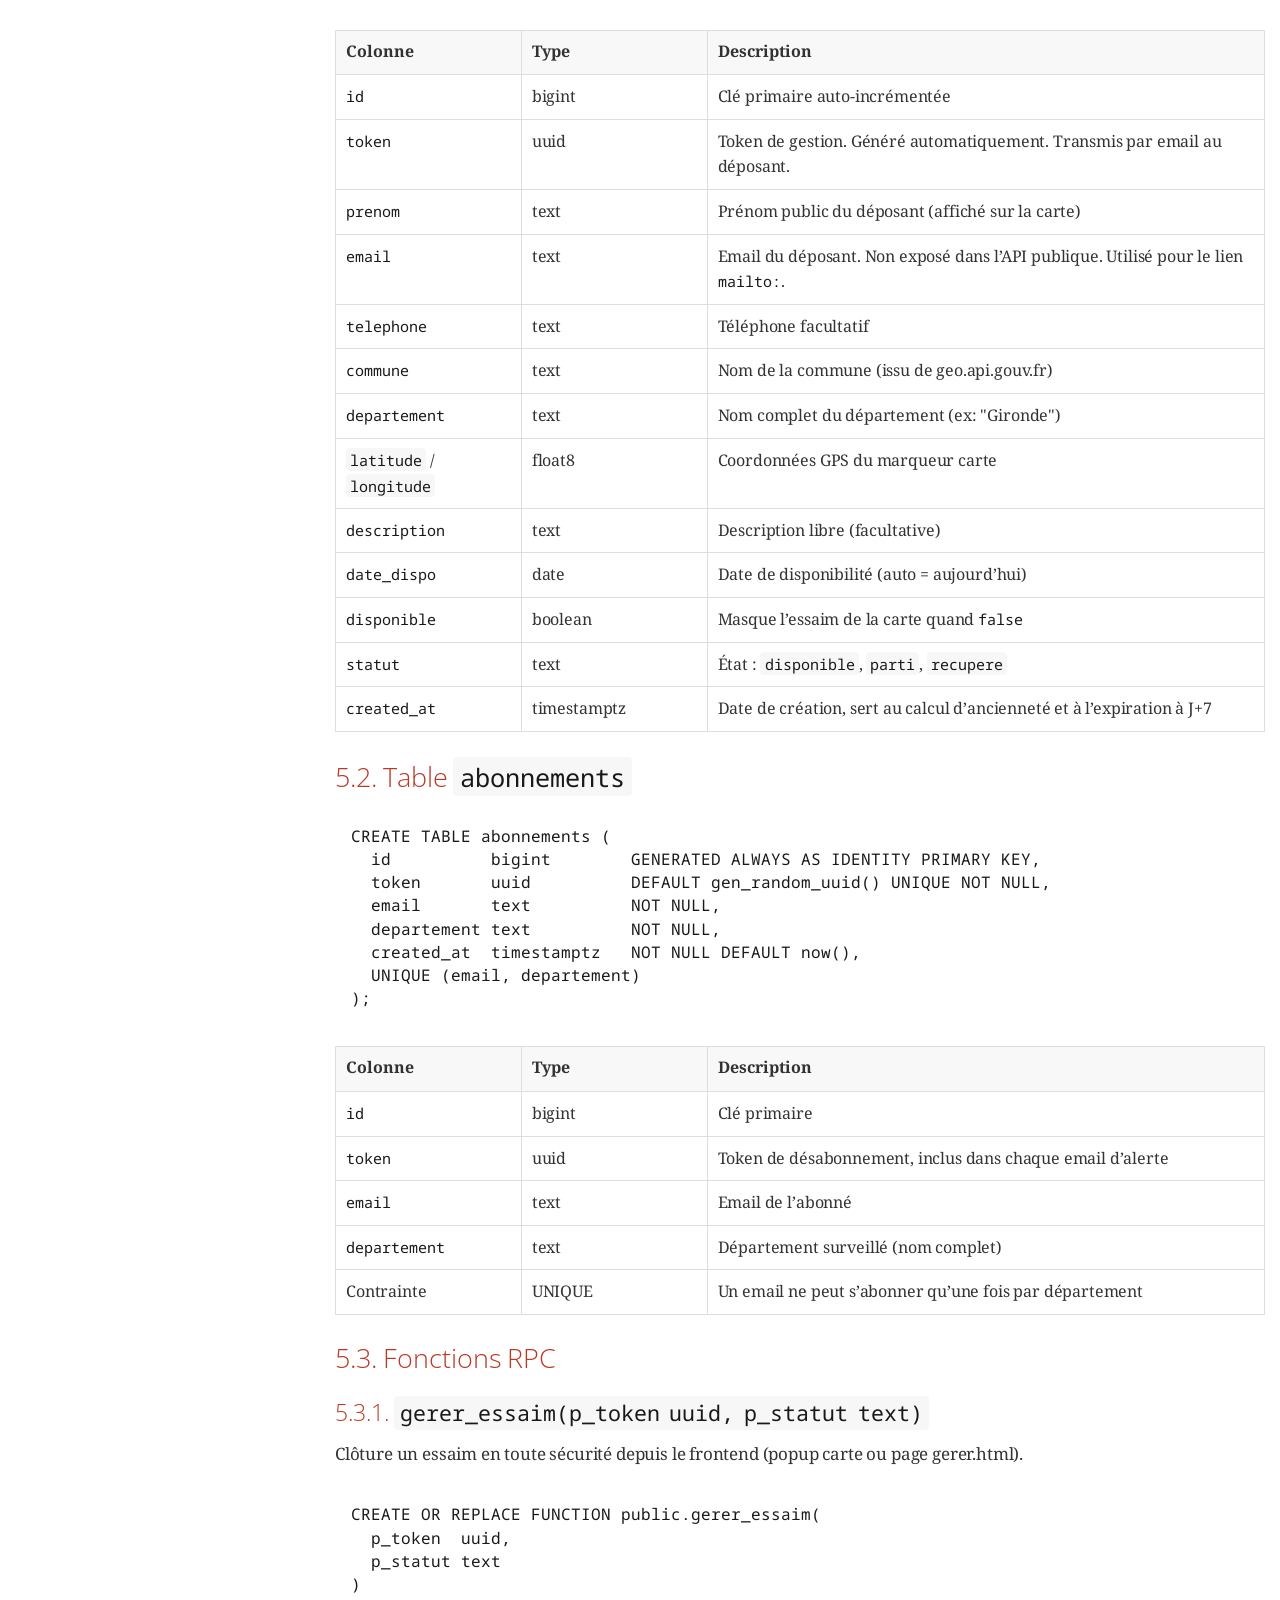
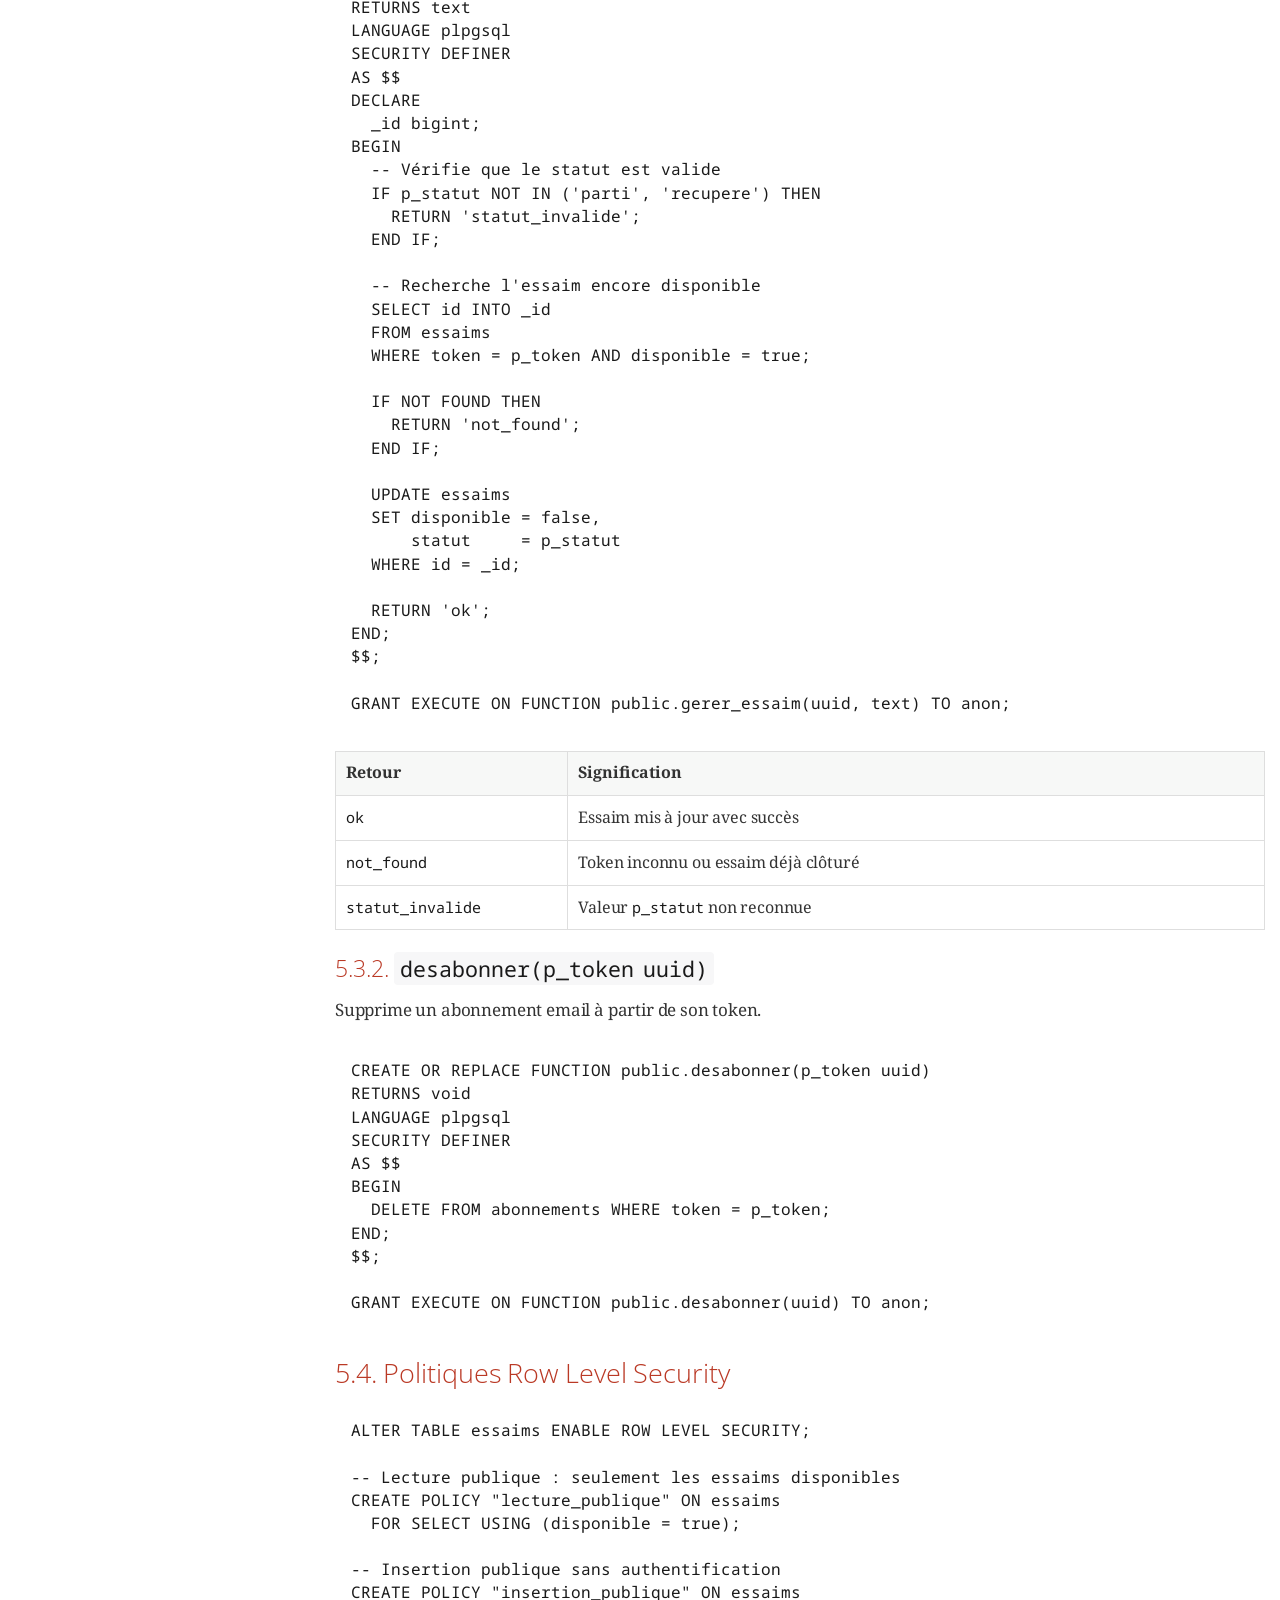
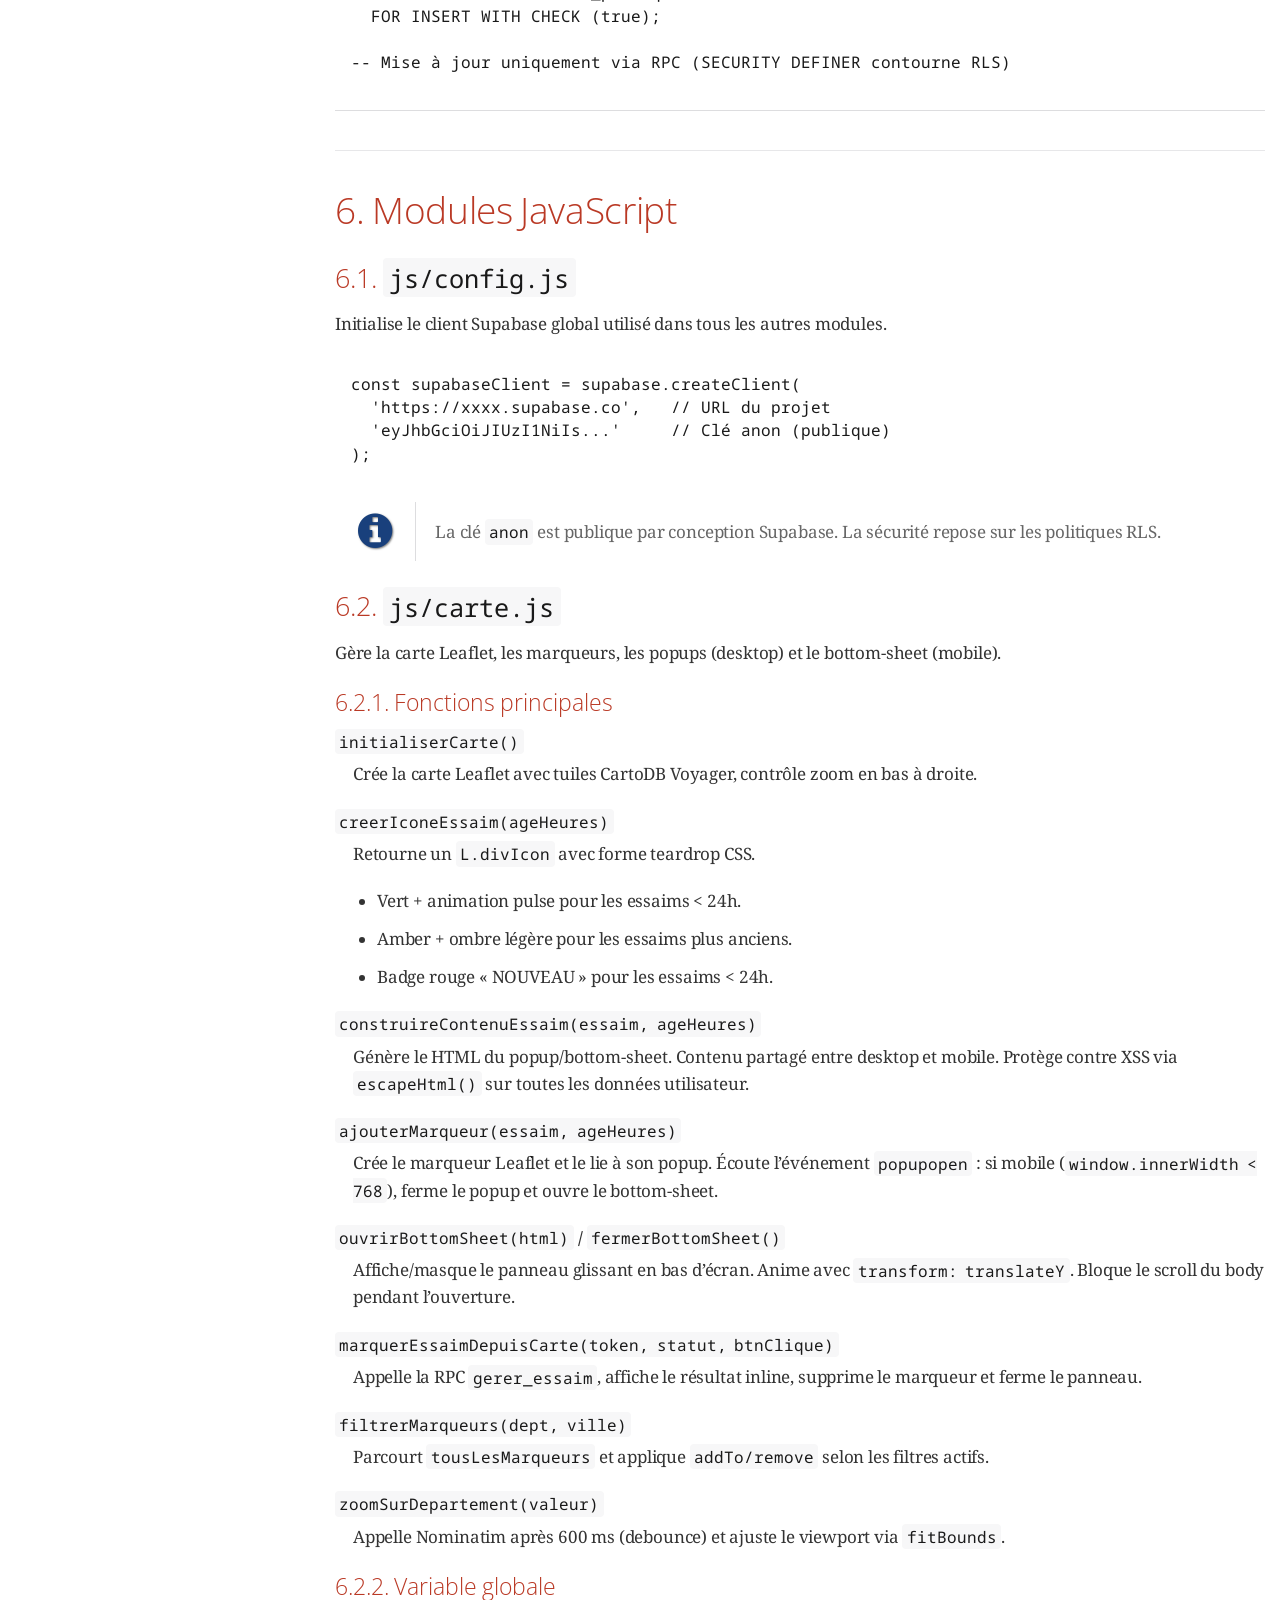
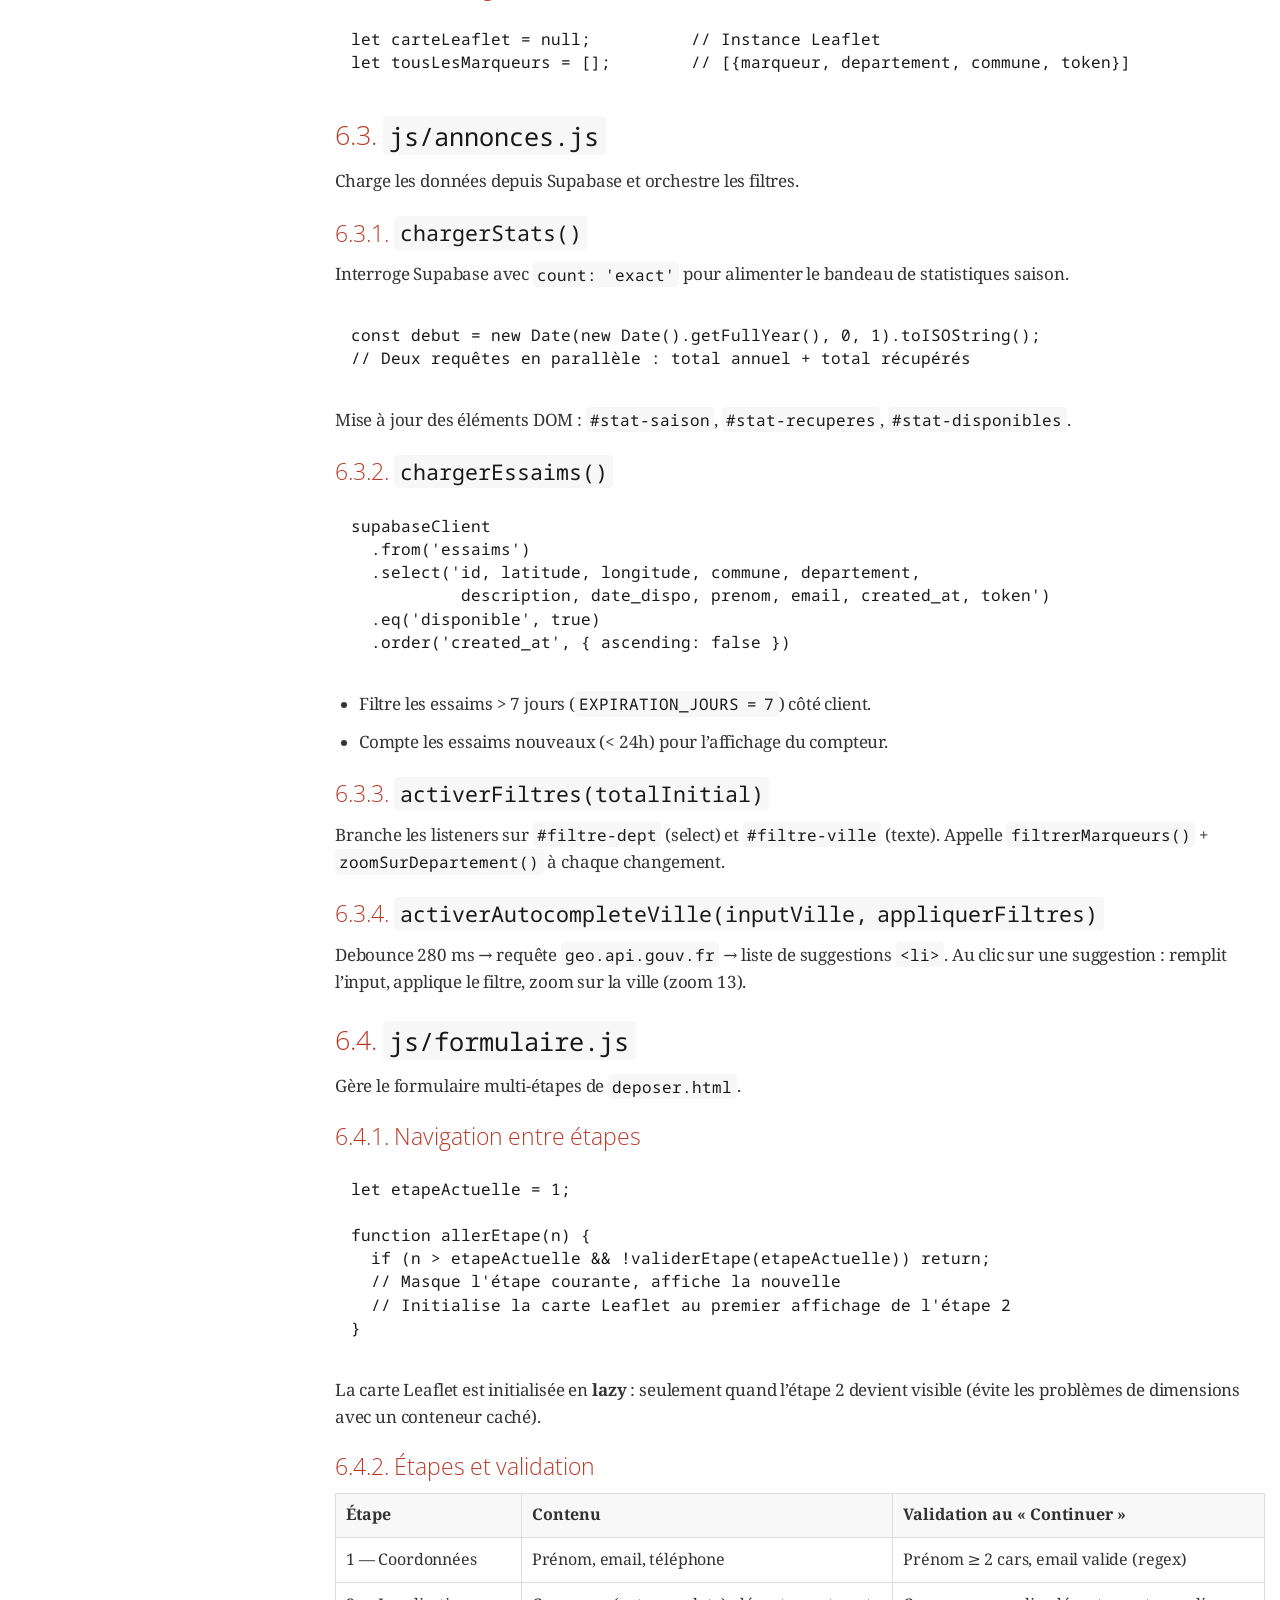
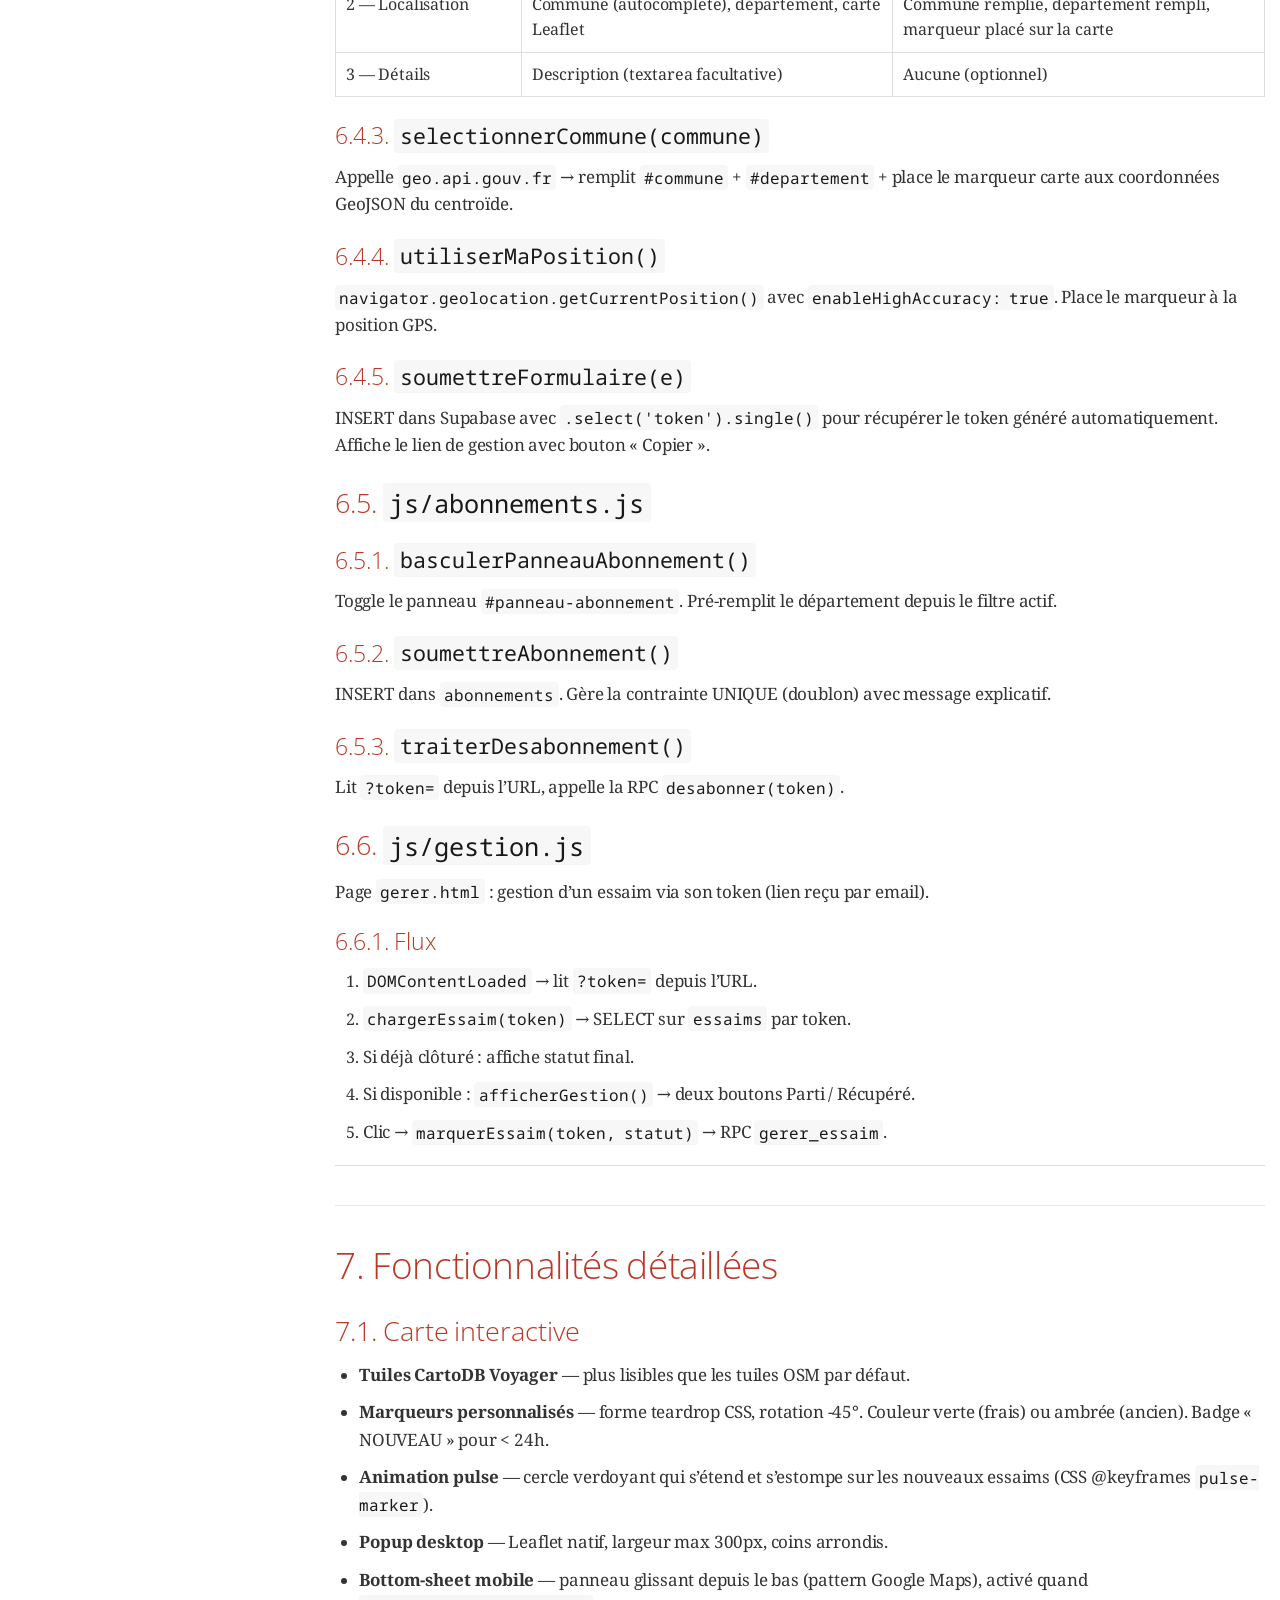
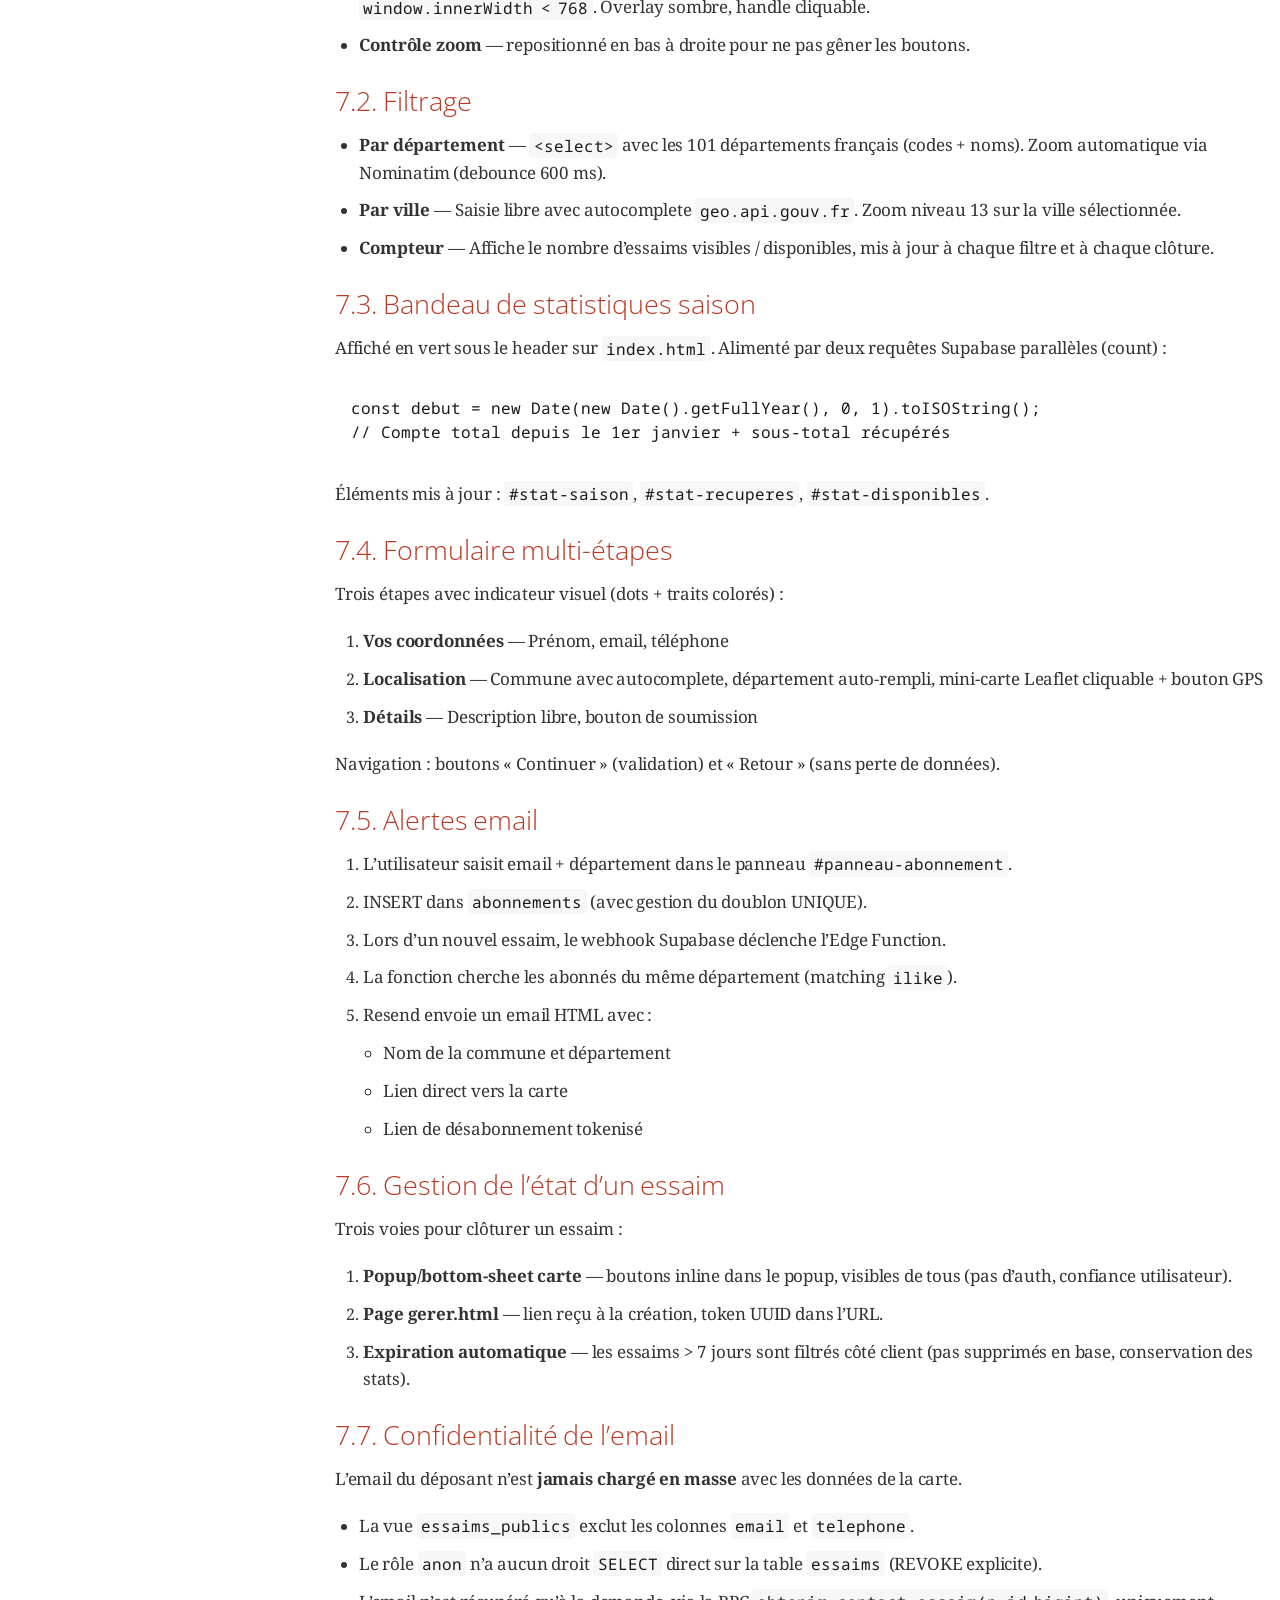
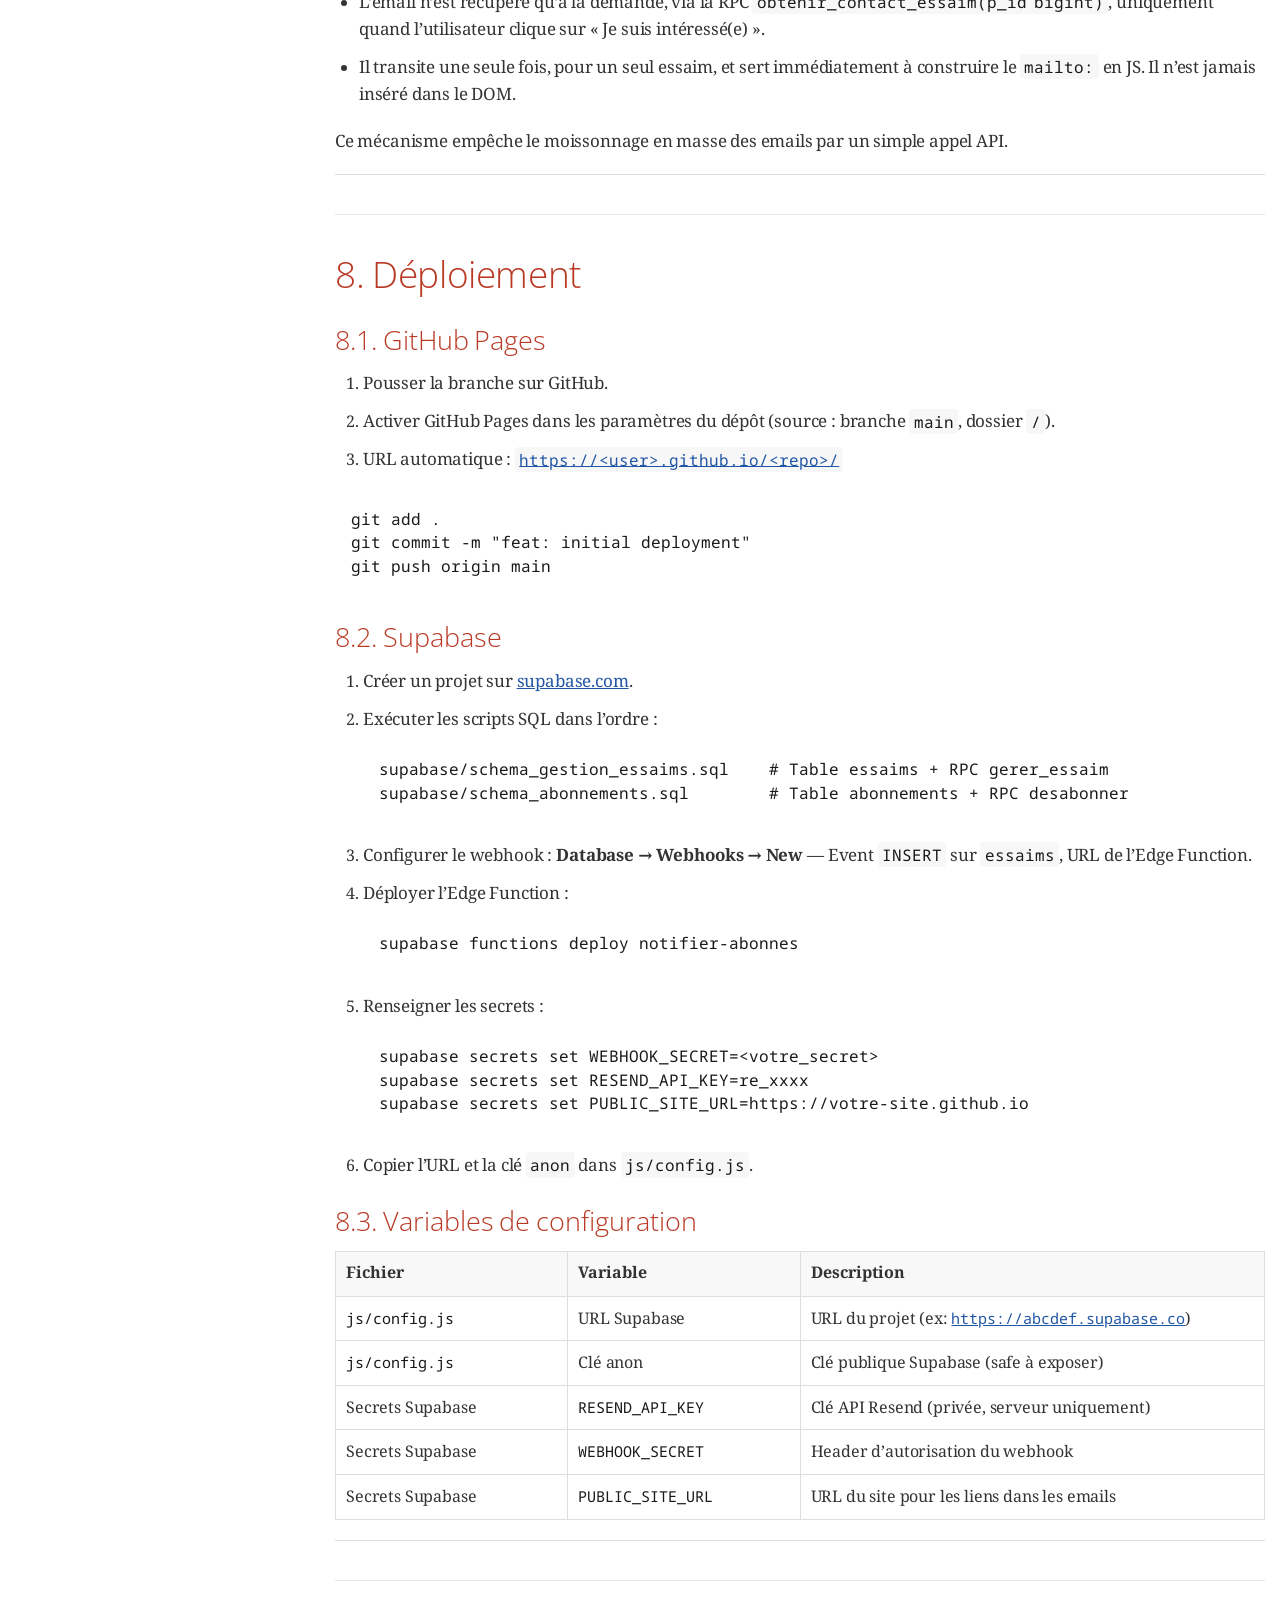
<file: docs/documentation.html>
<!DOCTYPE html>
<html lang="fr">
<head>
<meta charset="utf-8">
<meta http-equiv="X-UA-Compatible" content="IE=edge">
<meta name="viewport" content="width=device-width, initial-scale=1.0">
<meta name="generator" content="Asciidoctor 2.0.26">
<meta name="author" content="Projet Abeilles">
<title>Partage d&#8217;essaims — Documentation technique complète</title>
<link rel="stylesheet" href="https://fonts.googleapis.com/css?family=Open+Sans:300,300italic,400,400italic,600,600italic%7CNoto+Serif:400,400italic,700,700italic%7CDroid+Sans+Mono:400,700">
<style>
/*! Asciidoctor default stylesheet | MIT License | https://asciidoctor.org */
/* Uncomment the following line when using as a custom stylesheet */
/* @import "https://fonts.googleapis.com/css?family=Open+Sans:300,300italic,400,400italic,600,600italic%7CNoto+Serif:400,400italic,700,700italic%7CDroid+Sans+Mono:400,700"; */
html{font-family:sans-serif;-webkit-text-size-adjust:100%}
a{background:none}
a:focus{outline:thin dotted}
a:active,a:hover{outline:0}
h1{font-size:2em;margin:.67em 0}
b,strong{font-weight:bold}
abbr{font-size:.9em}
abbr[title]{cursor:help;border-bottom:1px dotted #dddddf;text-decoration:none}
dfn{font-style:italic}
hr{height:0}
mark{background:#ff0;color:#000}
code,kbd,pre,samp{font-family:monospace;font-size:1em}
pre{white-space:pre-wrap}
q{quotes:"\201C" "\201D" "\2018" "\2019"}
small{font-size:80%}
sub,sup{font-size:75%;line-height:0;position:relative;vertical-align:baseline}
sup{top:-.5em}
sub{bottom:-.25em}
img{border:0}
svg:not(:root){overflow:hidden}
figure{margin:0}
audio,video{display:inline-block}
audio:not([controls]){display:none;height:0}
fieldset{border:1px solid silver;margin:0 2px;padding:.35em .625em .75em}
legend{border:0;padding:0}
button,input,select,textarea{font-family:inherit;font-size:100%;margin:0}
button,input{line-height:normal}
button,select{text-transform:none}
button,html input[type=button],input[type=reset],input[type=submit]{-webkit-appearance:button;cursor:pointer}
button[disabled],html input[disabled]{cursor:default}
input[type=checkbox],input[type=radio]{padding:0}
button::-moz-focus-inner,input::-moz-focus-inner{border:0;padding:0}
textarea{overflow:auto;vertical-align:top}
table{border-collapse:collapse;border-spacing:0}
*,::before,::after{box-sizing:border-box}
html,body{font-size:100%}
body{background:#fff;color:rgba(0,0,0,.8);padding:0;margin:0;font-family:"Noto Serif","DejaVu Serif",serif;line-height:1;position:relative;cursor:auto;-moz-tab-size:4;-o-tab-size:4;tab-size:4;word-wrap:anywhere;-moz-osx-font-smoothing:grayscale;-webkit-font-smoothing:antialiased}
a:hover{cursor:pointer}
img,object,embed{max-width:100%;height:auto}
object,embed{height:100%}
img{-ms-interpolation-mode:bicubic}
.left{float:left!important}
.right{float:right!important}
.text-left{text-align:left!important}
.text-right{text-align:right!important}
.text-center{text-align:center!important}
.text-justify{text-align:justify!important}
.hide{display:none}
img,object,svg{display:inline-block;vertical-align:middle}
textarea{height:auto;min-height:50px}
select{width:100%}
.subheader,.admonitionblock td.content>.title,.audioblock>.title,.exampleblock>.title,.imageblock>.title,.listingblock>.title,.literalblock>.title,.stemblock>.title,.openblock>.title,.paragraph>.title,.quoteblock>.title,table.tableblock>.title,.verseblock>.title,.videoblock>.title,.dlist>.title,.olist>.title,.ulist>.title,.qlist>.title,.hdlist>.title{line-height:1.45;color:#7a2518;font-weight:400;margin-top:0;margin-bottom:.25em}
div,dl,dt,dd,ul,ol,li,h1,h2,h3,#toctitle,.sidebarblock>.content>.title,h4,h5,h6,pre,form,p,blockquote,th,td{margin:0;padding:0}
a{color:#2156a5;text-decoration:underline;line-height:inherit}
a:hover,a:focus{color:#1d4b8f}
a img{border:0}
p{line-height:1.6;margin-bottom:1.25em;text-rendering:optimizeLegibility}
p aside{font-size:.875em;line-height:1.35;font-style:italic}
h1,h2,h3,#toctitle,.sidebarblock>.content>.title,h4,h5,h6{font-family:"Open Sans","DejaVu Sans",sans-serif;font-weight:300;font-style:normal;color:#ba3925;text-rendering:optimizeLegibility;margin-top:1em;margin-bottom:.5em;line-height:1.0125em}
h1 small,h2 small,h3 small,#toctitle small,.sidebarblock>.content>.title small,h4 small,h5 small,h6 small{font-size:60%;color:#e99b8f;line-height:0}
h1{font-size:2.125em}
h2{font-size:1.6875em}
h3,#toctitle,.sidebarblock>.content>.title{font-size:1.375em}
h4,h5{font-size:1.125em}
h6{font-size:1em}
hr{border:solid #dddddf;border-width:1px 0 0;clear:both;margin:1.25em 0 1.1875em}
em,i{font-style:italic;line-height:inherit}
strong,b{font-weight:bold;line-height:inherit}
small{font-size:60%;line-height:inherit}
code{font-family:"Droid Sans Mono","DejaVu Sans Mono",monospace;font-weight:400;color:rgba(0,0,0,.9)}
ul,ol,dl{line-height:1.6;margin-bottom:1.25em;list-style-position:outside;font-family:inherit}
ul,ol{margin-left:1.5em}
ul li ul,ul li ol{margin-left:1.25em;margin-bottom:0}
ul.circle{list-style-type:circle}
ul.disc{list-style-type:disc}
ul.square{list-style-type:square}
ul.circle ul:not([class]),ul.disc ul:not([class]),ul.square ul:not([class]){list-style:inherit}
ol li ul,ol li ol{margin-left:1.25em;margin-bottom:0}
dl dt{margin-bottom:.3125em;font-weight:bold}
dl dd{margin-bottom:1.25em}
blockquote{margin:0 0 1.25em;padding:.5625em 1.25em 0 1.1875em;border-left:1px solid #ddd}
blockquote,blockquote p{line-height:1.6;color:rgba(0,0,0,.85)}
@media screen and (min-width:768px){h1,h2,h3,#toctitle,.sidebarblock>.content>.title,h4,h5,h6{line-height:1.2}
h1{font-size:2.75em}
h2{font-size:2.3125em}
h3,#toctitle,.sidebarblock>.content>.title{font-size:1.6875em}
h4{font-size:1.4375em}}
table{background:#fff;margin-bottom:1.25em;border:1px solid #dedede;word-wrap:normal}
table thead,table tfoot{background:#f7f8f7}
table thead tr th,table thead tr td,table tfoot tr th,table tfoot tr td{padding:.5em .625em .625em;font-size:inherit;color:rgba(0,0,0,.8);text-align:left}
table tr th,table tr td{padding:.5625em .625em;font-size:inherit;color:rgba(0,0,0,.8)}
table tr.even,table tr.alt{background:#f8f8f7}
table thead tr th,table tfoot tr th,table tbody tr td,table tr td,table tfoot tr td{line-height:1.6}
h1,h2,h3,#toctitle,.sidebarblock>.content>.title,h4,h5,h6{line-height:1.2;word-spacing:-.05em}
h1 strong,h2 strong,h3 strong,#toctitle strong,.sidebarblock>.content>.title strong,h4 strong,h5 strong,h6 strong{font-weight:400}
.center{margin-left:auto;margin-right:auto}
.stretch{width:100%}
.clearfix::before,.clearfix::after,.float-group::before,.float-group::after{content:" ";display:table}
.clearfix::after,.float-group::after{clear:both}
:not(pre).nobreak{word-wrap:normal}
:not(pre).nowrap{white-space:nowrap}
:not(pre).pre-wrap{white-space:pre-wrap}
:not(pre):not([class^=L])>code{font-size:.9375em;font-style:normal!important;letter-spacing:0;padding:.1em .5ex;word-spacing:-.15em;background:#f7f7f8;border-radius:4px;line-height:1.45;text-rendering:optimizeSpeed}
pre{color:rgba(0,0,0,.9);font-family:"Droid Sans Mono","DejaVu Sans Mono",monospace;line-height:1.45;text-rendering:optimizeSpeed}
pre code,pre pre{color:inherit;font-size:inherit;line-height:inherit}
pre.nowrap,pre.nowrap pre{white-space:pre;word-wrap:normal}
em em{font-style:normal}
strong strong{font-weight:400}
.keyseq{color:rgba(51,51,51,.8)}
kbd{font-family:"Droid Sans Mono","DejaVu Sans Mono",monospace;display:inline-block;color:rgba(0,0,0,.8);font-size:.65em;line-height:1.45;background:#f7f7f7;border:1px solid #ccc;border-radius:3px;box-shadow:0 1px 0 rgba(0,0,0,.2),inset 0 0 0 .1em #fff;margin:0 .15em;padding:.2em .5em;vertical-align:middle;position:relative;top:-.1em;white-space:nowrap}
.keyseq kbd:first-child{margin-left:0}
.keyseq kbd:last-child{margin-right:0}
.menuseq,.menuref{color:#000}
.menuseq b:not(.caret),.menuref{font-weight:inherit}
.menuseq{word-spacing:-.02em}
.menuseq b.caret{font-size:1.25em;line-height:.8}
.menuseq i.caret{font-weight:bold;text-align:center;width:.45em}
b.button::before,b.button::after{position:relative;top:-1px;font-weight:400}
b.button::before{content:"[";padding:0 3px 0 2px}
b.button::after{content:"]";padding:0 2px 0 3px}
p a>code:hover{color:rgba(0,0,0,.9)}
#header,#content,#footnotes,#footer{width:100%;margin:0 auto;max-width:62.5em;*zoom:1;position:relative;padding-left:.9375em;padding-right:.9375em}
#header::before,#header::after,#content::before,#content::after,#footnotes::before,#footnotes::after,#footer::before,#footer::after{content:" ";display:table}
#header::after,#content::after,#footnotes::after,#footer::after{clear:both}
#content{margin-top:1.25em}
#content::before{content:none}
#header>h1:first-child{color:rgba(0,0,0,.85);margin-top:2.25rem;margin-bottom:0}
#header>h1:first-child+#toc{margin-top:8px;border-top:1px solid #dddddf}
#header>h1:only-child{border-bottom:1px solid #dddddf;padding-bottom:8px}
#header .details{border-bottom:1px solid #dddddf;line-height:1.45;padding-top:.25em;padding-bottom:.25em;padding-left:.25em;color:rgba(0,0,0,.6);display:flex;flex-flow:row wrap}
#header .details span:first-child{margin-left:-.125em}
#header .details span.email a{color:rgba(0,0,0,.85)}
#header .details br{display:none}
#header .details br+span::before{content:"\00a0\2013\00a0"}
#header .details br+span.author::before{content:"\00a0\22c5\00a0";color:rgba(0,0,0,.85)}
#header .details br+span#revremark::before{content:"\00a0|\00a0"}
#header #revnumber{text-transform:capitalize}
#header #revnumber::after{content:"\00a0"}
#content>h1:first-child:not([class]){color:rgba(0,0,0,.85);border-bottom:1px solid #dddddf;padding-bottom:8px;margin-top:0;padding-top:1rem;margin-bottom:1.25rem}
#toc{border-bottom:1px solid #e7e7e9;padding-bottom:.5em}
#toc>ul{margin-left:.125em}
#toc ul.sectlevel0>li>a{font-style:italic}
#toc ul.sectlevel0 ul.sectlevel1{margin:.5em 0}
#toc ul{font-family:"Open Sans","DejaVu Sans",sans-serif;list-style-type:none}
#toc li{line-height:1.3334;margin-top:.3334em}
#toc a{text-decoration:none}
#toc a:active{text-decoration:underline}
#toctitle{color:#7a2518;font-size:1.2em}
@media screen and (min-width:768px){#toctitle{font-size:1.375em}
body.toc2{padding-left:15em;padding-right:0}
body.toc2 #header>h1:nth-last-child(2){border-bottom:1px solid #dddddf;padding-bottom:8px}
#toc.toc2{margin-top:0!important;background:#f8f8f7;position:fixed;width:15em;left:0;top:0;border-right:1px solid #e7e7e9;border-top-width:0!important;border-bottom-width:0!important;z-index:1000;padding:1.25em 1em;height:100%;overflow:auto}
#toc.toc2 #toctitle{margin-top:0;margin-bottom:.8rem;font-size:1.2em}
#toc.toc2>ul{font-size:.9em;margin-bottom:0}
#toc.toc2 ul ul{margin-left:0;padding-left:1em}
#toc.toc2 ul.sectlevel0 ul.sectlevel1{padding-left:0;margin-top:.5em;margin-bottom:.5em}
body.toc2.toc-right{padding-left:0;padding-right:15em}
body.toc2.toc-right #toc.toc2{border-right-width:0;border-left:1px solid #e7e7e9;left:auto;right:0}}
@media screen and (min-width:1280px){body.toc2{padding-left:20em;padding-right:0}
#toc.toc2{width:20em}
#toc.toc2 #toctitle{font-size:1.375em}
#toc.toc2>ul{font-size:.95em}
#toc.toc2 ul ul{padding-left:1.25em}
body.toc2.toc-right{padding-left:0;padding-right:20em}}
#content #toc{border:1px solid #e0e0dc;margin-bottom:1.25em;padding:1.25em;background:#f8f8f7;border-radius:4px}
#content #toc>:first-child{margin-top:0}
#content #toc>:last-child{margin-bottom:0}
#footer{max-width:none;background:rgba(0,0,0,.8);padding:1.25em}
#footer-text{color:hsla(0,0%,100%,.8);line-height:1.44}
#content{margin-bottom:.625em}
.sect1{padding-bottom:.625em}
@media screen and (min-width:768px){#content{margin-bottom:1.25em}
.sect1{padding-bottom:1.25em}}
.sect1:last-child{padding-bottom:0}
.sect1+.sect1{border-top:1px solid #e7e7e9}
#content h1>a.anchor,h2>a.anchor,h3>a.anchor,#toctitle>a.anchor,.sidebarblock>.content>.title>a.anchor,h4>a.anchor,h5>a.anchor,h6>a.anchor{position:absolute;z-index:1001;width:1.5ex;margin-left:-1.5ex;display:block;text-decoration:none!important;visibility:hidden;text-align:center;font-weight:400}
#content h1>a.anchor::before,h2>a.anchor::before,h3>a.anchor::before,#toctitle>a.anchor::before,.sidebarblock>.content>.title>a.anchor::before,h4>a.anchor::before,h5>a.anchor::before,h6>a.anchor::before{content:"\00A7";font-size:.85em;display:block;padding-top:.1em}
#content h1:hover>a.anchor,#content h1>a.anchor:hover,h2:hover>a.anchor,h2>a.anchor:hover,h3:hover>a.anchor,#toctitle:hover>a.anchor,.sidebarblock>.content>.title:hover>a.anchor,h3>a.anchor:hover,#toctitle>a.anchor:hover,.sidebarblock>.content>.title>a.anchor:hover,h4:hover>a.anchor,h4>a.anchor:hover,h5:hover>a.anchor,h5>a.anchor:hover,h6:hover>a.anchor,h6>a.anchor:hover{visibility:visible}
#content h1>a.link,h2>a.link,h3>a.link,#toctitle>a.link,.sidebarblock>.content>.title>a.link,h4>a.link,h5>a.link,h6>a.link{color:#ba3925;text-decoration:none}
#content h1>a.link:hover,h2>a.link:hover,h3>a.link:hover,#toctitle>a.link:hover,.sidebarblock>.content>.title>a.link:hover,h4>a.link:hover,h5>a.link:hover,h6>a.link:hover{color:#a53221}
details,.audioblock,.imageblock,.literalblock,.listingblock,.stemblock,.videoblock{margin-bottom:1.25em}
details{margin-left:1.25rem}
details>summary{cursor:pointer;display:block;position:relative;line-height:1.6;margin-bottom:.625rem;outline:none;-webkit-tap-highlight-color:transparent}
details>summary::-webkit-details-marker{display:none}
details>summary::before{content:"";border:solid transparent;border-left:solid;border-width:.3em 0 .3em .5em;position:absolute;top:.5em;left:-1.25rem;transform:translateX(15%)}
details[open]>summary::before{border:solid transparent;border-top:solid;border-width:.5em .3em 0;transform:translateY(15%)}
details>summary::after{content:"";width:1.25rem;height:1em;position:absolute;top:.3em;left:-1.25rem}
.admonitionblock td.content>.title,.audioblock>.title,.exampleblock>.title,.imageblock>.title,.listingblock>.title,.literalblock>.title,.stemblock>.title,.openblock>.title,.paragraph>.title,.quoteblock>.title,table.tableblock>.title,.verseblock>.title,.videoblock>.title,.dlist>.title,.olist>.title,.ulist>.title,.qlist>.title,.hdlist>.title{text-rendering:optimizeLegibility;text-align:left;font-family:"Noto Serif","DejaVu Serif",serif;font-size:1rem;font-style:italic}
table.tableblock.fit-content>caption.title{white-space:nowrap;width:0}
.paragraph.lead>p,#preamble>.sectionbody>[class=paragraph]:first-of-type p{font-size:1.21875em;line-height:1.6;color:rgba(0,0,0,.85)}
.admonitionblock>table{border-collapse:separate;border:0;background:none;width:100%}
.admonitionblock>table td.icon{text-align:center;width:80px}
.admonitionblock>table td.icon img{max-width:none}
.admonitionblock>table td.icon .title{font-weight:bold;font-family:"Open Sans","DejaVu Sans",sans-serif;text-transform:uppercase}
.admonitionblock>table td.content{padding-left:1.125em;padding-right:1.25em;border-left:1px solid #dddddf;color:rgba(0,0,0,.6);word-wrap:anywhere}
.admonitionblock>table td.content>:last-child>:last-child{margin-bottom:0}
.exampleblock>.content{border:1px solid #e6e6e6;margin-bottom:1.25em;padding:1.25em;background:#fff;border-radius:4px}
.sidebarblock{border:1px solid #dbdbd6;margin-bottom:1.25em;padding:1.25em;background:#f3f3f2;border-radius:4px}
.sidebarblock>.content>.title{color:#7a2518;margin-top:0;text-align:center}
.exampleblock>.content>:first-child,.sidebarblock>.content>:first-child{margin-top:0}
.exampleblock>.content>:last-child,.exampleblock>.content>:last-child>:last-child,.exampleblock>.content .olist>ol>li:last-child>:last-child,.exampleblock>.content .ulist>ul>li:last-child>:last-child,.exampleblock>.content .qlist>ol>li:last-child>:last-child,.sidebarblock>.content>:last-child,.sidebarblock>.content>:last-child>:last-child,.sidebarblock>.content .olist>ol>li:last-child>:last-child,.sidebarblock>.content .ulist>ul>li:last-child>:last-child,.sidebarblock>.content .qlist>ol>li:last-child>:last-child{margin-bottom:0}
.literalblock pre,.listingblock>.content>pre{border-radius:4px;overflow-x:auto;padding:1em;font-size:.8125em}
@media screen and (min-width:768px){.literalblock pre,.listingblock>.content>pre{font-size:.90625em}}
@media screen and (min-width:1280px){.literalblock pre,.listingblock>.content>pre{font-size:1em}}
.literalblock pre,.listingblock>.content>pre:not(.highlight),.listingblock>.content>pre[class=highlight],.listingblock>.content>pre[class^="highlight "]{background:#f7f7f8}
.literalblock.output pre{color:#f7f7f8;background:rgba(0,0,0,.9)}
.listingblock>.content{position:relative}
.listingblock pre>code{display:block}
.listingblock code[data-lang]::before{display:none;content:attr(data-lang);position:absolute;font-size:.75em;top:.425rem;right:.5rem;line-height:1;text-transform:uppercase;color:inherit;opacity:.5}
.listingblock:hover code[data-lang]::before{display:block}
.listingblock.terminal pre .command::before{content:attr(data-prompt);padding-right:.5em;color:inherit;opacity:.5}
.listingblock.terminal pre .command:not([data-prompt])::before{content:"$"}
.listingblock pre.highlightjs{padding:0}
.listingblock pre.highlightjs>code{padding:1em;border-radius:4px}
.listingblock pre.prettyprint{border-width:0}
.prettyprint{background:#f7f7f8}
pre.prettyprint .linenums{line-height:1.45;margin-left:2em}
pre.prettyprint li{background:none;list-style-type:inherit;padding-left:0}
pre.prettyprint li code[data-lang]::before{opacity:1}
pre.prettyprint li:not(:first-child) code[data-lang]::before{display:none}
table.linenotable{border-collapse:separate;border:0;margin-bottom:0;background:none}
table.linenotable td[class]{color:inherit;vertical-align:top;padding:0;line-height:inherit;white-space:normal}
table.linenotable td.code{padding-left:.75em}
table.linenotable td.linenos,pre.pygments .linenos{border-right:1px solid;opacity:.35;padding-right:.5em;-webkit-user-select:none;-moz-user-select:none;-ms-user-select:none;user-select:none}
pre.pygments span.linenos{display:inline-block;margin-right:.75em}
.quoteblock{margin:0 1em 1.25em 1.5em;display:table}
.quoteblock:not(.excerpt)>.title{margin-left:-1.5em;margin-bottom:.75em}
.quoteblock blockquote,.quoteblock p{color:rgba(0,0,0,.85);font-size:1.15rem;line-height:1.75;word-spacing:.1em;letter-spacing:0;font-style:italic;text-align:justify}
.quoteblock blockquote{margin:0;padding:0;border:0}
.quoteblock blockquote::before{content:"\201c";float:left;font-size:2.75em;font-weight:bold;line-height:.6em;margin-left:-.6em;color:#7a2518;text-shadow:0 1px 2px rgba(0,0,0,.1)}
.quoteblock blockquote>.paragraph:last-child p{margin-bottom:0}
.quoteblock .attribution{margin-top:.75em;margin-right:.5ex;text-align:right}
.verseblock{margin:0 1em 1.25em}
.verseblock pre{font-family:"Open Sans","DejaVu Sans",sans-serif;font-size:1.15rem;color:rgba(0,0,0,.85);font-weight:300;text-rendering:optimizeLegibility}
.verseblock pre strong{font-weight:400}
.verseblock .attribution{margin-top:1.25rem;margin-left:.5ex}
.quoteblock .attribution,.verseblock .attribution{font-size:.9375em;line-height:1.45;font-style:italic}
.quoteblock .attribution br,.verseblock .attribution br{display:none}
.quoteblock .attribution cite,.verseblock .attribution cite{display:block;letter-spacing:-.025em;color:rgba(0,0,0,.6)}
.quoteblock.abstract blockquote::before,.quoteblock.excerpt blockquote::before,.quoteblock .quoteblock blockquote::before{display:none}
.quoteblock.abstract blockquote,.quoteblock.abstract p,.quoteblock.excerpt blockquote,.quoteblock.excerpt p,.quoteblock .quoteblock blockquote,.quoteblock .quoteblock p{line-height:1.6;word-spacing:0}
.quoteblock.abstract{margin:0 1em 1.25em;display:block}
.quoteblock.abstract>.title{margin:0 0 .375em;font-size:1.15em;text-align:center}
.quoteblock.excerpt>blockquote,.quoteblock .quoteblock{padding:0 0 .25em 1em;border-left:.25em solid #dddddf}
.quoteblock.excerpt,.quoteblock .quoteblock{margin-left:0}
.quoteblock.excerpt blockquote,.quoteblock.excerpt p,.quoteblock .quoteblock blockquote,.quoteblock .quoteblock p{color:inherit;font-size:1.0625rem}
.quoteblock.excerpt .attribution,.quoteblock .quoteblock .attribution{color:inherit;font-size:.85rem;text-align:left;margin-right:0}
p.tableblock:last-child{margin-bottom:0}
td.tableblock>.content{margin-bottom:1.25em;word-wrap:anywhere}
td.tableblock>.content>:last-child{margin-bottom:-1.25em}
table.tableblock,th.tableblock,td.tableblock{border:0 solid #dedede}
table.grid-all>*>tr>*{border-width:1px}
table.grid-cols>*>tr>*{border-width:0 1px}
table.grid-rows>*>tr>*{border-width:1px 0}
table.frame-all{border-width:1px}
table.frame-ends{border-width:1px 0}
table.frame-sides{border-width:0 1px}
table.frame-none>colgroup+*>:first-child>*,table.frame-sides>colgroup+*>:first-child>*{border-top-width:0}
table.frame-none>:last-child>:last-child>*,table.frame-sides>:last-child>:last-child>*{border-bottom-width:0}
table.frame-none>*>tr>:first-child,table.frame-ends>*>tr>:first-child{border-left-width:0}
table.frame-none>*>tr>:last-child,table.frame-ends>*>tr>:last-child{border-right-width:0}
table.stripes-all>*>tr,table.stripes-odd>*>tr:nth-of-type(odd),table.stripes-even>*>tr:nth-of-type(even),table.stripes-hover>*>tr:hover{background:#f8f8f7}
th.halign-left,td.halign-left{text-align:left}
th.halign-right,td.halign-right{text-align:right}
th.halign-center,td.halign-center{text-align:center}
th.valign-top,td.valign-top{vertical-align:top}
th.valign-bottom,td.valign-bottom{vertical-align:bottom}
th.valign-middle,td.valign-middle{vertical-align:middle}
table thead th,table tfoot th{font-weight:bold}
tbody tr th{background:#f7f8f7}
tbody tr th,tbody tr th p,tfoot tr th,tfoot tr th p{color:rgba(0,0,0,.8);font-weight:bold}
p.tableblock>code:only-child{background:none;padding:0}
p.tableblock{font-size:1em}
ol{margin-left:1.75em}
ul li ol{margin-left:1.5em}
dl dd{margin-left:1.125em}
dl dd:last-child,dl dd:last-child>:last-child{margin-bottom:0}
li p,ul dd,ol dd,.olist .olist,.ulist .ulist,.ulist .olist,.olist .ulist{margin-bottom:.625em}
ul.checklist,ul.none,ol.none,ul.no-bullet,ol.no-bullet,ol.unnumbered,ul.unstyled,ol.unstyled{list-style-type:none}
ul.no-bullet,ol.no-bullet,ol.unnumbered{margin-left:.625em}
ul.unstyled,ol.unstyled{margin-left:0}
li>p:empty:only-child::before{content:"";display:inline-block}
ul.checklist>li>p:first-child{margin-left:-1em}
ul.checklist>li>p:first-child>.fa-square-o:first-child,ul.checklist>li>p:first-child>.fa-check-square-o:first-child{width:1.25em;font-size:.8em;position:relative;bottom:.125em}
ul.checklist>li>p:first-child>input[type=checkbox]:first-child{margin-right:.25em}
ul.inline{display:flex;flex-flow:row wrap;list-style:none;margin:0 0 .625em -1.25em}
ul.inline>li{margin-left:1.25em}
.unstyled dl dt{font-weight:400;font-style:normal}
ol.arabic{list-style-type:decimal}
ol.decimal{list-style-type:decimal-leading-zero}
ol.loweralpha{list-style-type:lower-alpha}
ol.upperalpha{list-style-type:upper-alpha}
ol.lowerroman{list-style-type:lower-roman}
ol.upperroman{list-style-type:upper-roman}
ol.lowergreek{list-style-type:lower-greek}
.hdlist>table,.colist>table{border:0;background:none}
.hdlist>table>tbody>tr,.colist>table>tbody>tr{background:none}
td.hdlist1,td.hdlist2{vertical-align:top;padding:0 .625em}
td.hdlist1{font-weight:bold;padding-bottom:1.25em}
td.hdlist2{word-wrap:anywhere}
.literalblock+.colist,.listingblock+.colist{margin-top:-.5em}
.colist td:not([class]):first-child{padding:.4em .75em 0;line-height:1;vertical-align:top}
.colist td:not([class]):first-child img{max-width:none}
.colist td:not([class]):last-child{padding:.25em 0}
.thumb,.th{line-height:0;display:inline-block;border:4px solid #fff;box-shadow:0 0 0 1px #ddd}
.imageblock.left{margin:.25em .625em 1.25em 0}
.imageblock.right{margin:.25em 0 1.25em .625em}
.imageblock>.title{margin-bottom:0}
.imageblock.thumb,.imageblock.th{border-width:6px}
.imageblock.thumb>.title,.imageblock.th>.title{padding:0 .125em}
.image.left,.image.right{margin-top:.25em;margin-bottom:.25em;display:inline-block;line-height:0}
.image.left{margin-right:.625em}
.image.right{margin-left:.625em}
a.image{text-decoration:none;display:inline-block}
a.image object{pointer-events:none}
sup.footnote,sup.footnoteref{font-size:.875em;position:static;vertical-align:super}
sup.footnote a,sup.footnoteref a{text-decoration:none}
sup.footnote a:active,sup.footnoteref a:active,#footnotes .footnote a:first-of-type:active{text-decoration:underline}
#footnotes{padding-top:.75em;padding-bottom:.75em;margin-bottom:.625em}
#footnotes hr{width:20%;min-width:6.25em;margin:-.25em 0 .75em;border-width:1px 0 0}
#footnotes .footnote{padding:0 .375em 0 .225em;line-height:1.3334;font-size:.875em;margin-left:1.2em;margin-bottom:.2em}
#footnotes .footnote a:first-of-type{font-weight:bold;text-decoration:none;margin-left:-1.05em}
#footnotes .footnote:last-of-type{margin-bottom:0}
#content #footnotes{margin-top:-.625em;margin-bottom:0;padding:.75em 0}
div.unbreakable{page-break-inside:avoid}
.big{font-size:larger}
.small{font-size:smaller}
.underline{text-decoration:underline}
.overline{text-decoration:overline}
.line-through{text-decoration:line-through}
.aqua{color:#00bfbf}
.aqua-background{background:#00fafa}
.black{color:#000}
.black-background{background:#000}
.blue{color:#0000bf}
.blue-background{background:#0000fa}
.fuchsia{color:#bf00bf}
.fuchsia-background{background:#fa00fa}
.gray{color:#606060}
.gray-background{background:#7d7d7d}
.green{color:#006000}
.green-background{background:#007d00}
.lime{color:#00bf00}
.lime-background{background:#00fa00}
.maroon{color:#600000}
.maroon-background{background:#7d0000}
.navy{color:#000060}
.navy-background{background:#00007d}
.olive{color:#606000}
.olive-background{background:#7d7d00}
.purple{color:#600060}
.purple-background{background:#7d007d}
.red{color:#bf0000}
.red-background{background:#fa0000}
.silver{color:#909090}
.silver-background{background:#bcbcbc}
.teal{color:#006060}
.teal-background{background:#007d7d}
.white{color:#bfbfbf}
.white-background{background:#fafafa}
.yellow{color:#bfbf00}
.yellow-background{background:#fafa00}
span.icon>.fa{cursor:default}
a span.icon>.fa{cursor:inherit}
.admonitionblock td.icon [class^="fa icon-"]{font-size:2.5em;text-shadow:1px 1px 2px rgba(0,0,0,.5);cursor:default}
.admonitionblock td.icon .icon-note::before{content:"\f05a";color:#19407c}
.admonitionblock td.icon .icon-tip::before{content:"\f0eb";text-shadow:1px 1px 2px rgba(155,155,0,.8);color:#111}
.admonitionblock td.icon .icon-warning::before{content:"\f071";color:#bf6900}
.admonitionblock td.icon .icon-caution::before{content:"\f06d";color:#bf3400}
.admonitionblock td.icon .icon-important::before{content:"\f06a";color:#bf0000}
.conum[data-value]{display:inline-block;color:#fff!important;background:rgba(0,0,0,.8);border-radius:50%;text-align:center;font-size:.75em;width:1.67em;height:1.67em;line-height:1.67em;font-family:"Open Sans","DejaVu Sans",sans-serif;font-style:normal;font-weight:bold}
.conum[data-value] *{color:#fff!important}
.conum[data-value]+b{display:none}
.conum[data-value]::after{content:attr(data-value)}
pre .conum[data-value]{position:relative;top:-.125em}
b.conum *{color:inherit!important}
.conum:not([data-value]):empty{display:none}
dt,th.tableblock,td.content,div.footnote{text-rendering:optimizeLegibility}
h1,h2,p,td.content,span.alt,summary{letter-spacing:-.01em}
p strong,td.content strong,div.footnote strong{letter-spacing:-.005em}
p,blockquote,dt,td.content,td.hdlist1,span.alt,summary{font-size:1.0625rem}
p{margin-bottom:1.25rem}
.sidebarblock p,.sidebarblock dt,.sidebarblock td.content,p.tableblock{font-size:1em}
.exampleblock>.content{background:#fffef7;border-color:#e0e0dc;box-shadow:0 1px 4px #e0e0dc}
.print-only{display:none!important}
@page{margin:1.25cm .75cm}
@media print{*{box-shadow:none!important;text-shadow:none!important}
html{font-size:80%}
a{color:inherit!important;text-decoration:underline!important}
a.bare,a[href^="#"],a[href^="mailto:"]{text-decoration:none!important}
a[href^="http:"]:not(.bare)::after,a[href^="https:"]:not(.bare)::after{content:"(" attr(href) ")";display:inline-block;font-size:.875em;padding-left:.25em}
abbr[title]{border-bottom:1px dotted}
abbr[title]::after{content:" (" attr(title) ")"}
pre,blockquote,tr,img,object,svg{page-break-inside:avoid}
thead{display:table-header-group}
svg{max-width:100%}
p,blockquote,dt,td.content{font-size:1em;orphans:3;widows:3}
h2,h3,#toctitle,.sidebarblock>.content>.title{page-break-after:avoid}
#header,#content,#footnotes,#footer{max-width:none}
#toc,.sidebarblock,.exampleblock>.content{background:none!important}
#toc{border-bottom:1px solid #dddddf!important;padding-bottom:0!important}
body.book #header{text-align:center}
body.book #header>h1:first-child{border:0!important;margin:2.5em 0 1em}
body.book #header .details{border:0!important;display:block;padding:0!important}
body.book #header .details span:first-child{margin-left:0!important}
body.book #header .details br{display:block}
body.book #header .details br+span::before{content:none!important}
body.book #toc{border:0!important;text-align:left!important;padding:0!important;margin:0!important}
body.book #toc,body.book #preamble,body.book h1.sect0,body.book .sect1>h2{page-break-before:always}
.listingblock code[data-lang]::before{display:block}
#footer{padding:0 .9375em}
.hide-on-print{display:none!important}
.print-only{display:block!important}
.hide-for-print{display:none!important}
.show-for-print{display:inherit!important}}
@media amzn-kf8,print{#header>h1:first-child{margin-top:1.25rem}
.sect1{padding:0!important}
.sect1+.sect1{border:0}
#footer{background:none}
#footer-text{color:rgba(0,0,0,.6);font-size:.9em}}
@media amzn-kf8{#header,#content,#footnotes,#footer{padding:0}}
</style>
<link rel="stylesheet" href="https://cdnjs.cloudflare.com/ajax/libs/font-awesome/4.7.0/css/font-awesome.min.css">
</head>
<body class="article toc2 toc-left">
<div id="header">
<h1>Partage d&#8217;essaims — Documentation technique complète</h1>
<div class="details">
<span id="author" class="author">Projet Abeilles</span><br>
</div>
<div id="toc" class="toc2">
<div id="toctitle">Table des matières</div>
<ul class="sectlevel1">
<li><a href="#_introduction">1. Introduction</a>
<ul class="sectlevel2">
<li><a href="#_contexte_et_objectif">1.1. Contexte et objectif</a></li>
<li><a href="#_contraintes_de_conception">1.2. Contraintes de conception</a></li>
</ul>
</li>
<li><a href="#_architecture_globale">2. Architecture globale</a>
<ul class="sectlevel2">
<li><a href="#_vue_synthétique">2.1. Vue synthétique</a></li>
<li><a href="#_couches_applicatives">2.2. Couches applicatives</a></li>
</ul>
</li>
<li><a href="#_stack_technique">3. Stack technique</a>
<ul class="sectlevel2">
<li><a href="#_frontend">3.1. Frontend</a></li>
<li><a href="#_backend">3.2. Backend</a></li>
<li><a href="#_services_externes_sans_clé_ou_gratuits">3.3. Services externes (sans clé ou gratuits)</a></li>
</ul>
</li>
<li><a href="#_structure_des_fichiers">4. Structure des fichiers</a></li>
<li><a href="#_base_de_données">5. Base de données</a>
<ul class="sectlevel2">
<li><a href="#_table_essaims">5.1. Table <code>essaims</code></a></li>
<li><a href="#_table_abonnements">5.2. Table <code>abonnements</code></a></li>
<li><a href="#_fonctions_rpc">5.3. Fonctions RPC</a>
<ul class="sectlevel3">
<li><a href="#_gerer_essaimp_token_uuid_p_statut_text">5.3.1. <code>gerer_essaim(p_token uuid, p_statut text)</code></a></li>
<li><a href="#_desabonnerp_token_uuid">5.3.2. <code>desabonner(p_token uuid)</code></a></li>
</ul>
</li>
<li><a href="#_politiques_row_level_security">5.4. Politiques Row Level Security</a></li>
</ul>
</li>
<li><a href="#_modules_javascript">6. Modules JavaScript</a>
<ul class="sectlevel2">
<li><a href="#_jsconfig_js">6.1. <code>js/config.js</code></a></li>
<li><a href="#_jscarte_js">6.2. <code>js/carte.js</code></a>
<ul class="sectlevel3">
<li><a href="#_fonctions_principales">6.2.1. Fonctions principales</a></li>
<li><a href="#_variable_globale">6.2.2. Variable globale</a></li>
</ul>
</li>
<li><a href="#_jsannonces_js">6.3. <code>js/annonces.js</code></a>
<ul class="sectlevel3">
<li><a href="#_chargerstats">6.3.1. <code>chargerStats()</code></a></li>
<li><a href="#_chargeressaims">6.3.2. <code>chargerEssaims()</code></a></li>
<li><a href="#_activerfiltrestotalinitial">6.3.3. <code>activerFiltres(totalInitial)</code></a></li>
<li><a href="#_activerautocompletevilleinputville_appliquerfiltres">6.3.4. <code>activerAutocompleteVille(inputVille, appliquerFiltres)</code></a></li>
</ul>
</li>
<li><a href="#_jsformulaire_js">6.4. <code>js/formulaire.js</code></a>
<ul class="sectlevel3">
<li><a href="#_navigation_entre_étapes">6.4.1. Navigation entre étapes</a></li>
<li><a href="#_étapes_et_validation">6.4.2. Étapes et validation</a></li>
<li><a href="#_selectionnercommunecommune">6.4.3. <code>selectionnerCommune(commune)</code></a></li>
<li><a href="#_utilisermaposition">6.4.4. <code>utiliserMaPosition()</code></a></li>
<li><a href="#_soumettreformulairee">6.4.5. <code>soumettreFormulaire(e)</code></a></li>
</ul>
</li>
<li><a href="#_jsabonnements_js">6.5. <code>js/abonnements.js</code></a>
<ul class="sectlevel3">
<li><a href="#_basculerpanneauabonnement">6.5.1. <code>basculerPanneauAbonnement()</code></a></li>
<li><a href="#_soumettreabonnement">6.5.2. <code>soumettreAbonnement()</code></a></li>
<li><a href="#_traiterdesabonnement">6.5.3. <code>traiterDesabonnement()</code></a></li>
</ul>
</li>
<li><a href="#_jsgestion_js">6.6. <code>js/gestion.js</code></a>
<ul class="sectlevel3">
<li><a href="#_flux">6.6.1. Flux</a></li>
</ul>
</li>
</ul>
</li>
<li><a href="#_fonctionnalités_détaillées">7. Fonctionnalités détaillées</a>
<ul class="sectlevel2">
<li><a href="#_carte_interactive">7.1. Carte interactive</a></li>
<li><a href="#_filtrage">7.2. Filtrage</a></li>
<li><a href="#_bandeau_de_statistiques_saison">7.3. Bandeau de statistiques saison</a></li>
<li><a href="#_formulaire_multi_étapes">7.4. Formulaire multi-étapes</a></li>
<li><a href="#_alertes_email">7.5. Alertes email</a></li>
<li><a href="#_gestion_de_létat_dun_essaim">7.6. Gestion de l&#8217;état d&#8217;un essaim</a></li>
<li><a href="#_confidentialité_de_lemail">7.7. Confidentialité de l&#8217;email</a></li>
</ul>
</li>
<li><a href="#_déploiement">8. Déploiement</a>
<ul class="sectlevel2">
<li><a href="#_github_pages">8.1. GitHub Pages</a></li>
<li><a href="#_supabase">8.2. Supabase</a></li>
<li><a href="#_variables_de_configuration">8.3. Variables de configuration</a></li>
</ul>
</li>
<li><a href="#_maintenance_et_évolution">9. Maintenance et évolution</a>
<ul class="sectlevel2">
<li><a href="#_surveillance">9.1. Surveillance</a></li>
<li><a href="#_limites_du_tier_gratuit_supabase">9.2. Limites du tier gratuit Supabase</a></li>
<li><a href="#_évolutions_possibles">9.3. Évolutions possibles</a>
<ul class="sectlevel3">
<li><a href="#_priorité_haute">9.3.1. Priorité haute</a></li>
<li><a href="#_priorité_moyenne">9.3.2. Priorité moyenne</a></li>
<li><a href="#_priorité_basse">9.3.3. Priorité basse</a></li>
</ul>
</li>
<li><a href="#_ajout_dun_nouveau_département">9.4. Ajout d&#8217;un nouveau département</a></li>
</ul>
</li>
<li><a href="#_glossaire">10. Glossaire</a></li>
</ul>
</div>
</div>
<div id="content">
<div id="preamble">
<div class="sectionbody">
<div class="paragraph lead">
<p>Plateforme de partage d&#8217;essaims d&#8217;abeilles entre particuliers et apiculteurs.
Site statique hébergé sur GitHub Pages, backend Supabase (PostgreSQL + Edge Functions).</p>
</div>
<div class="paragraph">
<p>Voir aussi : <a href="architecture.html">Architecture globale →</a></p>
</div>
<hr>
</div>
</div>
<div class="sect1">
<h2 id="_introduction"><a class="anchor" href="#_introduction"></a><a class="link" href="#_introduction">1. Introduction</a></h2>
<div class="sectionbody">
<div class="sect2">
<h3 id="_contexte_et_objectif"><a class="anchor" href="#_contexte_et_objectif"></a><a class="link" href="#_contexte_et_objectif">1.1. Contexte et objectif</a></h3>
<div class="paragraph">
<p>La plateforme <strong>Partage d&#8217;essaims</strong> permet à des particuliers de signaler la présence d&#8217;un essaim d&#8217;abeilles sauvage sur leur propriété afin qu&#8217;un apiculteur puisse venir le récupérer.
L&#8217;application résout un double problème :</p>
</div>
<div class="ulist">
<ul>
<li>
<p>Les essaims abandonnés sans récupération meurent ou créent une nuisance.</p>
</li>
<li>
<p>Les apiculteurs cherchent des essaims locaux pour agrandir leur rucher sans coût.</p>
</li>
</ul>
</div>
</div>
<div class="sect2">
<h3 id="_contraintes_de_conception"><a class="anchor" href="#_contraintes_de_conception"></a><a class="link" href="#_contraintes_de_conception">1.2. Contraintes de conception</a></h3>
<div class="ulist">
<ul>
<li>
<p>Pas de serveur applicatif : hébergement statique (GitHub Pages).</p>
</li>
<li>
<p>Pas d&#8217;authentification utilisateur — accès par tokens UUID.</p>
</li>
<li>
<p>Zéro dépendance de build (no npm, no bundler, no framework).</p>
</li>
<li>
<p>Stockage gratuit (Supabase Free Tier).</p>
</li>
<li>
<p>Fonctionnel sur mobile (bottom-sheet, géolocalisation GPS).</p>
</li>
</ul>
</div>
<hr>
</div>
</div>
</div>
<div class="sect1">
<h2 id="_architecture_globale"><a class="anchor" href="#_architecture_globale"></a><a class="link" href="#_architecture_globale">2. Architecture globale</a></h2>
<div class="sectionbody">
<div class="sect2">
<h3 id="_vue_synthétique"><a class="anchor" href="#_vue_synthétique"></a><a class="link" href="#_vue_synthétique">2.1. Vue synthétique</a></h3>
<div class="listingblock">
<div class="content">
<pre class="rouge highlight"><code>┌─────────────────────────┐       REST/SDK JS        ┌──────────────────────────┐
│   NAVIGATEUR             │ ◄──────────────────────► │   SUPABASE               │
│                          │                          │                          │
│  index.html              │                          │  PostgreSQL              │
│  deposer.html            │                          │  ├── essaims             │
│  gerer.html              │                          │  └── abonnements         │
│  desabonner.html         │                          │                          │
│                          │                          │  Row Level Security      │
│  Leaflet.js + CartoDB    │                          │  RPC SECURITY DEFINER    │
│  supabase-js 2           │                          │  └── gerer_essaim()      │
│  DM Sans (Google Fonts)  │                          │  └── desabonner()        │
│                          │                          │                          │
│  JS Modules :            │                          │  Edge Function (Deno)    │
│  carte.js                │       Webhook INSERT     │  └── notifier-abonnes    │
│  annonces.js ────────────┼──────────────────────────┼──►  └── Resend API       │
│  formulaire.js           │                          │                          │
│  abonnements.js          │                          └──────────────────────────┘
│  gestion.js              │
│                          │    ┌───────────────────────────────┐
│  ──────────────          │    │  APIs EXTERNES                │
│  geo.api.gouv.fr ◄───────┼────┤  Autocomplete communes        │
│  Nominatim/OSM  ◄───────┼────┤  Geocoding département zoom   │
└─────────────────────────┘    └───────────────────────────────┘</code></pre>
</div>
</div>
</div>
<div class="sect2">
<h3 id="_couches_applicatives"><a class="anchor" href="#_couches_applicatives"></a><a class="link" href="#_couches_applicatives">2.2. Couches applicatives</a></h3>
<table class="tableblock frame-all grid-all stretch">
<colgroup>
<col style="width: 25%;">
<col style="width: 75%;">
</colgroup>
<thead>
<tr>
<th class="tableblock halign-left valign-top">Couche</th>
<th class="tableblock halign-left valign-top">Responsabilité</th>
</tr>
</thead>
<tbody>
<tr>
<td class="tableblock halign-left valign-top"><p class="tableblock"><strong>Frontend statique</strong></p></td>
<td class="tableblock halign-left valign-top"><p class="tableblock">HTML/CSS/JS servi par GitHub Pages. Toute la logique UI est côté client.</p></td>
</tr>
<tr>
<td class="tableblock halign-left valign-top"><p class="tableblock"><strong>Supabase JS SDK</strong></p></td>
<td class="tableblock halign-left valign-top"><p class="tableblock">Client REST + WebSocket. Gère authentification anon, requêtes SQL, appels RPC.</p></td>
</tr>
<tr>
<td class="tableblock halign-left valign-top"><p class="tableblock"><strong>PostgreSQL (Supabase)</strong></p></td>
<td class="tableblock halign-left valign-top"><p class="tableblock">Stockage des essaims et abonnements. RLS pour isoler les données.</p></td>
</tr>
<tr>
<td class="tableblock halign-left valign-top"><p class="tableblock"><strong>Edge Functions (Deno)</strong></p></td>
<td class="tableblock halign-left valign-top"><p class="tableblock">Traitement serveur limité : envoi d&#8217;emails à la notification d&#8217;un nouveau essaim.</p></td>
</tr>
<tr>
<td class="tableblock halign-left valign-top"><p class="tableblock"><strong>APIs tierces</strong></p></td>
<td class="tableblock halign-left valign-top"><p class="tableblock">geo.api.gouv.fr (communes), Nominatim (geocoding), Resend (email), CartoDB (tuiles).</p></td>
</tr>
</tbody>
</table>
<hr>
</div>
</div>
</div>
<div class="sect1">
<h2 id="_stack_technique"><a class="anchor" href="#_stack_technique"></a><a class="link" href="#_stack_technique">3. Stack technique</a></h2>
<div class="sectionbody">
<div class="sect2">
<h3 id="_frontend"><a class="anchor" href="#_frontend"></a><a class="link" href="#_frontend">3.1. Frontend</a></h3>
<table class="tableblock frame-all grid-all stretch">
<colgroup>
<col style="width: 25%;">
<col style="width: 25%;">
<col style="width: 50%;">
</colgroup>
<thead>
<tr>
<th class="tableblock halign-left valign-top">Technologie</th>
<th class="tableblock halign-left valign-top">Version</th>
<th class="tableblock halign-left valign-top">Usage</th>
</tr>
</thead>
<tbody>
<tr>
<td class="tableblock halign-left valign-top"><p class="tableblock">HTML5</p></td>
<td class="tableblock halign-left valign-top"><p class="tableblock">—</p></td>
<td class="tableblock halign-left valign-top"><p class="tableblock">Structure des pages, formulaires, accessibilité ARIA</p></td>
</tr>
<tr>
<td class="tableblock halign-left valign-top"><p class="tableblock">CSS3 (vanilla)</p></td>
<td class="tableblock halign-left valign-top"><p class="tableblock">—</p></td>
<td class="tableblock halign-left valign-top"><p class="tableblock">Palette naturelle, animations @keyframes, responsive</p></td>
</tr>
<tr>
<td class="tableblock halign-left valign-top"><p class="tableblock">JavaScript (ES2020)</p></td>
<td class="tableblock halign-left valign-top"><p class="tableblock">—</p></td>
<td class="tableblock halign-left valign-top"><p class="tableblock">Logique UI, appels API, manipulation DOM</p></td>
</tr>
<tr>
<td class="tableblock halign-left valign-top"><p class="tableblock">Leaflet.js</p></td>
<td class="tableblock halign-left valign-top"><p class="tableblock">1.9.4</p></td>
<td class="tableblock halign-left valign-top"><p class="tableblock">Carte interactive, markers personnalisés, popups</p></td>
</tr>
<tr>
<td class="tableblock halign-left valign-top"><p class="tableblock">CartoDB Voyager</p></td>
<td class="tableblock halign-left valign-top"><p class="tableblock">—</p></td>
<td class="tableblock halign-left valign-top"><p class="tableblock">Fond de carte — tuiles raster sans clé API</p></td>
</tr>
<tr>
<td class="tableblock halign-left valign-top"><p class="tableblock">supabase-js</p></td>
<td class="tableblock halign-left valign-top"><p class="tableblock">2.x</p></td>
<td class="tableblock halign-left valign-top"><p class="tableblock">SDK officiel Supabase (REST + Realtime)</p></td>
</tr>
<tr>
<td class="tableblock halign-left valign-top"><p class="tableblock">DM Sans</p></td>
<td class="tableblock halign-left valign-top"><p class="tableblock">—</p></td>
<td class="tableblock halign-left valign-top"><p class="tableblock">Typographie Google Fonts (polices variables)</p></td>
</tr>
</tbody>
</table>
</div>
<div class="sect2">
<h3 id="_backend"><a class="anchor" href="#_backend"></a><a class="link" href="#_backend">3.2. Backend</a></h3>
<table class="tableblock frame-all grid-all stretch">
<colgroup>
<col style="width: 25%;">
<col style="width: 25%;">
<col style="width: 50%;">
</colgroup>
<thead>
<tr>
<th class="tableblock halign-left valign-top">Technologie</th>
<th class="tableblock halign-left valign-top">Version</th>
<th class="tableblock halign-left valign-top">Usage</th>
</tr>
</thead>
<tbody>
<tr>
<td class="tableblock halign-left valign-top"><p class="tableblock">Supabase</p></td>
<td class="tableblock halign-left valign-top"><p class="tableblock">Free Tier</p></td>
<td class="tableblock halign-left valign-top"><p class="tableblock">BaaS : PostgreSQL, Auth, REST API auto-générée</p></td>
</tr>
<tr>
<td class="tableblock halign-left valign-top"><p class="tableblock">PostgreSQL</p></td>
<td class="tableblock halign-left valign-top"><p class="tableblock">15</p></td>
<td class="tableblock halign-left valign-top"><p class="tableblock">Base de données relationnelle managée</p></td>
</tr>
<tr>
<td class="tableblock halign-left valign-top"><p class="tableblock">Row Level Security</p></td>
<td class="tableblock halign-left valign-top"><p class="tableblock">—</p></td>
<td class="tableblock halign-left valign-top"><p class="tableblock">Contrôle d&#8217;accès au niveau ligne sans serveur</p></td>
</tr>
<tr>
<td class="tableblock halign-left valign-top"><p class="tableblock">Edge Functions</p></td>
<td class="tableblock halign-left valign-top"><p class="tableblock">Deno 1.x</p></td>
<td class="tableblock halign-left valign-top"><p class="tableblock">Logique serveur (webhooks, envoi email)</p></td>
</tr>
<tr>
<td class="tableblock halign-left valign-top"><p class="tableblock">Resend</p></td>
<td class="tableblock halign-left valign-top"><p class="tableblock">v1</p></td>
<td class="tableblock halign-left valign-top"><p class="tableblock">API emails transactionnels</p></td>
</tr>
</tbody>
</table>
</div>
<div class="sect2">
<h3 id="_services_externes_sans_clé_ou_gratuits"><a class="anchor" href="#_services_externes_sans_clé_ou_gratuits"></a><a class="link" href="#_services_externes_sans_clé_ou_gratuits">3.3. Services externes (sans clé ou gratuits)</a></h3>
<table class="tableblock frame-all grid-all stretch">
<colgroup>
<col style="width: 33.3333%;">
<col style="width: 66.6667%;">
</colgroup>
<thead>
<tr>
<th class="tableblock halign-left valign-top">Service</th>
<th class="tableblock halign-left valign-top">Usage</th>
</tr>
</thead>
<tbody>
<tr>
<td class="tableblock halign-left valign-top"><p class="tableblock"><a href="https://geo.api.gouv.fr">geo.api.gouv.fr</a></p></td>
<td class="tableblock halign-left valign-top"><p class="tableblock">Autocomplete des communes françaises avec coordonnées GPS et département. Officiel, sans clé, gratuit.</p></td>
</tr>
<tr>
<td class="tableblock halign-left valign-top"><p class="tableblock"><a href="https://nominatim.openstreetmap.org">Nominatim (OSM)</a></p></td>
<td class="tableblock halign-left valign-top"><p class="tableblock">Geocoding texte → bounding box pour zoom département. Open source, sans clé.</p></td>
</tr>
<tr>
<td class="tableblock halign-left valign-top"><p class="tableblock"><a href="https://resend.com">Resend</a></p></td>
<td class="tableblock halign-left valign-top"><p class="tableblock">Envoi d&#8217;emails HTML. Tier gratuit : 3 000 emails/mois, 100/jour.</p></td>
</tr>
<tr>
<td class="tableblock halign-left valign-top"><p class="tableblock"><a href="https://carto.com">CartoDB</a></p></td>
<td class="tableblock halign-left valign-top"><p class="tableblock">Tuiles cartographiques Voyager. Gratuites pour usage open source.</p></td>
</tr>
<tr>
<td class="tableblock halign-left valign-top"><p class="tableblock"><a href="https://fonts.google.com/specimen/DM+Sans">Google Fonts</a></p></td>
<td class="tableblock halign-left valign-top"><p class="tableblock">Police DM Sans. Chargée via @import CSS avec preconnect.</p></td>
</tr>
</tbody>
</table>
<hr>
</div>
</div>
</div>
<div class="sect1">
<h2 id="_structure_des_fichiers"><a class="anchor" href="#_structure_des_fichiers"></a><a class="link" href="#_structure_des_fichiers">4. Structure des fichiers</a></h2>
<div class="sectionbody">
<div class="listingblock">
<div class="content">
<pre class="rouge highlight"><code>site_Partage/
├── index.html              # Page principale : carte + filtres + bottom-sheet
├── deposer.html            # Formulaire de signalement (3 étapes)
├── gerer.html              # Gestion d'un essaim par token
├── desabonner.html         # Désabonnement aux alertes email
├── architecture.html       # Diagramme d'architecture (ce document visuel)
│
├── css/
│   └── style.css           # Feuille de style globale (palette naturelle + tous composants)
│
├── js/
│   ├── config.js           # Credentials Supabase (URL + anon key)
│   ├── carte.js            # Leaflet : initialisation, markers, popups, bottom-sheet
│   ├── annonces.js         # Chargement essaims depuis Supabase, filtres, stats
│   ├── formulaire.js       # Formulaire multi-étapes, GPS, autocomplete, soumission
│   ├── abonnements.js      # Panneau abonnement email + désabonnement
│   └── gestion.js          # Page gerer.html : lecture et clôture d'un essaim
│
├── supabase/
│   ├── schema_abonnements.sql         # DDL table abonnements + RPC desabonner
│   ├── schema_gestion_essaims.sql     # ALTER TABLE essaims + RPC gerer_essaim
│   └── functions/
│       └── notifier-abonnes/
│           └── index.ts               # Edge Function Deno : webhook → Resend
│
└── docs/
    ├── documentation.adoc  # Cette documentation (source AsciiDoc)
    └── documentation.html  # Documentation générée (asciidoctor)</code></pre>
</div>
</div>
<hr>
</div>
</div>
<div class="sect1">
<h2 id="_base_de_données"><a class="anchor" href="#_base_de_données"></a><a class="link" href="#_base_de_données">5. Base de données</a></h2>
<div class="sectionbody">
<div class="sect2">
<h3 id="_table_essaims"><a class="anchor" href="#_table_essaims"></a><a class="link" href="#_table_essaims">5.1. Table <code>essaims</code></a></h3>
<div class="listingblock">
<div class="content">
<pre class="rouge highlight"><code data-lang="sql">CREATE TABLE essaims (
  id          bigint        GENERATED ALWAYS AS IDENTITY PRIMARY KEY,
  token       uuid          DEFAULT gen_random_uuid() UNIQUE NOT NULL,
  prenom      text          NOT NULL,
  email       text          NOT NULL,
  telephone   text,
  commune     text          NOT NULL,
  departement text          NOT NULL,
  latitude    float8        NOT NULL,
  longitude   float8        NOT NULL,
  description text,
  date_dispo  date          NOT NULL DEFAULT CURRENT_DATE,
  disponible  boolean       NOT NULL DEFAULT true,
  statut      text          NOT NULL DEFAULT 'disponible'
                            CHECK (statut IN ('disponible', 'parti', 'recupere')),
  created_at  timestamptz   NOT NULL DEFAULT now()
);</code></pre>
</div>
</div>
<table class="tableblock frame-all grid-all stretch">
<colgroup>
<col style="width: 20%;">
<col style="width: 20%;">
<col style="width: 60%;">
</colgroup>
<thead>
<tr>
<th class="tableblock halign-left valign-top">Colonne</th>
<th class="tableblock halign-left valign-top">Type</th>
<th class="tableblock halign-left valign-top">Description</th>
</tr>
</thead>
<tbody>
<tr>
<td class="tableblock halign-left valign-top"><p class="tableblock"><code>id</code></p></td>
<td class="tableblock halign-left valign-top"><p class="tableblock">bigint</p></td>
<td class="tableblock halign-left valign-top"><p class="tableblock">Clé primaire auto-incrémentée</p></td>
</tr>
<tr>
<td class="tableblock halign-left valign-top"><p class="tableblock"><code>token</code></p></td>
<td class="tableblock halign-left valign-top"><p class="tableblock">uuid</p></td>
<td class="tableblock halign-left valign-top"><p class="tableblock">Token de gestion. Généré automatiquement. Transmis par email au déposant.</p></td>
</tr>
<tr>
<td class="tableblock halign-left valign-top"><p class="tableblock"><code>prenom</code></p></td>
<td class="tableblock halign-left valign-top"><p class="tableblock">text</p></td>
<td class="tableblock halign-left valign-top"><p class="tableblock">Prénom public du déposant (affiché sur la carte)</p></td>
</tr>
<tr>
<td class="tableblock halign-left valign-top"><p class="tableblock"><code>email</code></p></td>
<td class="tableblock halign-left valign-top"><p class="tableblock">text</p></td>
<td class="tableblock halign-left valign-top"><p class="tableblock">Email du déposant. Non exposé dans l&#8217;API publique. Utilisé pour le lien <code>mailto:</code>.</p></td>
</tr>
<tr>
<td class="tableblock halign-left valign-top"><p class="tableblock"><code>telephone</code></p></td>
<td class="tableblock halign-left valign-top"><p class="tableblock">text</p></td>
<td class="tableblock halign-left valign-top"><p class="tableblock">Téléphone facultatif</p></td>
</tr>
<tr>
<td class="tableblock halign-left valign-top"><p class="tableblock"><code>commune</code></p></td>
<td class="tableblock halign-left valign-top"><p class="tableblock">text</p></td>
<td class="tableblock halign-left valign-top"><p class="tableblock">Nom de la commune (issu de geo.api.gouv.fr)</p></td>
</tr>
<tr>
<td class="tableblock halign-left valign-top"><p class="tableblock"><code>departement</code></p></td>
<td class="tableblock halign-left valign-top"><p class="tableblock">text</p></td>
<td class="tableblock halign-left valign-top"><p class="tableblock">Nom complet du département (ex: "Gironde")</p></td>
</tr>
<tr>
<td class="tableblock halign-left valign-top"><p class="tableblock"><code>latitude</code> / <code>longitude</code></p></td>
<td class="tableblock halign-left valign-top"><p class="tableblock">float8</p></td>
<td class="tableblock halign-left valign-top"><p class="tableblock">Coordonnées GPS du marqueur carte</p></td>
</tr>
<tr>
<td class="tableblock halign-left valign-top"><p class="tableblock"><code>description</code></p></td>
<td class="tableblock halign-left valign-top"><p class="tableblock">text</p></td>
<td class="tableblock halign-left valign-top"><p class="tableblock">Description libre (facultative)</p></td>
</tr>
<tr>
<td class="tableblock halign-left valign-top"><p class="tableblock"><code>date_dispo</code></p></td>
<td class="tableblock halign-left valign-top"><p class="tableblock">date</p></td>
<td class="tableblock halign-left valign-top"><p class="tableblock">Date de disponibilité (auto = aujourd&#8217;hui)</p></td>
</tr>
<tr>
<td class="tableblock halign-left valign-top"><p class="tableblock"><code>disponible</code></p></td>
<td class="tableblock halign-left valign-top"><p class="tableblock">boolean</p></td>
<td class="tableblock halign-left valign-top"><p class="tableblock">Masque l&#8217;essaim de la carte quand <code>false</code></p></td>
</tr>
<tr>
<td class="tableblock halign-left valign-top"><p class="tableblock"><code>statut</code></p></td>
<td class="tableblock halign-left valign-top"><p class="tableblock">text</p></td>
<td class="tableblock halign-left valign-top"><p class="tableblock">État : <code>disponible</code>, <code>parti</code>, <code>recupere</code></p></td>
</tr>
<tr>
<td class="tableblock halign-left valign-top"><p class="tableblock"><code>created_at</code></p></td>
<td class="tableblock halign-left valign-top"><p class="tableblock">timestamptz</p></td>
<td class="tableblock halign-left valign-top"><p class="tableblock">Date de création, sert au calcul d&#8217;ancienneté et à l&#8217;expiration à J+7</p></td>
</tr>
</tbody>
</table>
</div>
<div class="sect2">
<h3 id="_table_abonnements"><a class="anchor" href="#_table_abonnements"></a><a class="link" href="#_table_abonnements">5.2. Table <code>abonnements</code></a></h3>
<div class="listingblock">
<div class="content">
<pre class="rouge highlight"><code data-lang="sql">CREATE TABLE abonnements (
  id          bigint        GENERATED ALWAYS AS IDENTITY PRIMARY KEY,
  token       uuid          DEFAULT gen_random_uuid() UNIQUE NOT NULL,
  email       text          NOT NULL,
  departement text          NOT NULL,
  created_at  timestamptz   NOT NULL DEFAULT now(),
  UNIQUE (email, departement)
);</code></pre>
</div>
</div>
<table class="tableblock frame-all grid-all stretch">
<colgroup>
<col style="width: 20%;">
<col style="width: 20%;">
<col style="width: 60%;">
</colgroup>
<thead>
<tr>
<th class="tableblock halign-left valign-top">Colonne</th>
<th class="tableblock halign-left valign-top">Type</th>
<th class="tableblock halign-left valign-top">Description</th>
</tr>
</thead>
<tbody>
<tr>
<td class="tableblock halign-left valign-top"><p class="tableblock"><code>id</code></p></td>
<td class="tableblock halign-left valign-top"><p class="tableblock">bigint</p></td>
<td class="tableblock halign-left valign-top"><p class="tableblock">Clé primaire</p></td>
</tr>
<tr>
<td class="tableblock halign-left valign-top"><p class="tableblock"><code>token</code></p></td>
<td class="tableblock halign-left valign-top"><p class="tableblock">uuid</p></td>
<td class="tableblock halign-left valign-top"><p class="tableblock">Token de désabonnement, inclus dans chaque email d&#8217;alerte</p></td>
</tr>
<tr>
<td class="tableblock halign-left valign-top"><p class="tableblock"><code>email</code></p></td>
<td class="tableblock halign-left valign-top"><p class="tableblock">text</p></td>
<td class="tableblock halign-left valign-top"><p class="tableblock">Email de l&#8217;abonné</p></td>
</tr>
<tr>
<td class="tableblock halign-left valign-top"><p class="tableblock"><code>departement</code></p></td>
<td class="tableblock halign-left valign-top"><p class="tableblock">text</p></td>
<td class="tableblock halign-left valign-top"><p class="tableblock">Département surveillé (nom complet)</p></td>
</tr>
<tr>
<td class="tableblock halign-left valign-top"><p class="tableblock">Contrainte</p></td>
<td class="tableblock halign-left valign-top"><p class="tableblock">UNIQUE</p></td>
<td class="tableblock halign-left valign-top"><p class="tableblock">Un email ne peut s&#8217;abonner qu&#8217;une fois par département</p></td>
</tr>
</tbody>
</table>
</div>
<div class="sect2">
<h3 id="_fonctions_rpc"><a class="anchor" href="#_fonctions_rpc"></a><a class="link" href="#_fonctions_rpc">5.3. Fonctions RPC</a></h3>
<div class="sect3">
<h4 id="_gerer_essaimp_token_uuid_p_statut_text"><a class="anchor" href="#_gerer_essaimp_token_uuid_p_statut_text"></a><a class="link" href="#_gerer_essaimp_token_uuid_p_statut_text">5.3.1. <code>gerer_essaim(p_token uuid, p_statut text)</code></a></h4>
<div class="paragraph">
<p>Clôture un essaim en toute sécurité depuis le frontend (popup carte ou page gerer.html).</p>
</div>
<div class="listingblock">
<div class="content">
<pre class="rouge highlight"><code data-lang="sql">CREATE OR REPLACE FUNCTION public.gerer_essaim(
  p_token  uuid,
  p_statut text
)
RETURNS text
LANGUAGE plpgsql
SECURITY DEFINER
AS $$
DECLARE
  _id bigint;
BEGIN
  -- Vérifie que le statut est valide
  IF p_statut NOT IN ('parti', 'recupere') THEN
    RETURN 'statut_invalide';
  END IF;

  -- Recherche l'essaim encore disponible
  SELECT id INTO _id
  FROM essaims
  WHERE token = p_token AND disponible = true;

  IF NOT FOUND THEN
    RETURN 'not_found';
  END IF;

  UPDATE essaims
  SET disponible = false,
      statut     = p_statut
  WHERE id = _id;

  RETURN 'ok';
END;
$$;

GRANT EXECUTE ON FUNCTION public.gerer_essaim(uuid, text) TO anon;</code></pre>
</div>
</div>
<table class="tableblock frame-all grid-all stretch">
<colgroup>
<col style="width: 25%;">
<col style="width: 75%;">
</colgroup>
<thead>
<tr>
<th class="tableblock halign-left valign-top">Retour</th>
<th class="tableblock halign-left valign-top">Signification</th>
</tr>
</thead>
<tbody>
<tr>
<td class="tableblock halign-left valign-top"><p class="tableblock"><code>ok</code></p></td>
<td class="tableblock halign-left valign-top"><p class="tableblock">Essaim mis à jour avec succès</p></td>
</tr>
<tr>
<td class="tableblock halign-left valign-top"><p class="tableblock"><code>not_found</code></p></td>
<td class="tableblock halign-left valign-top"><p class="tableblock">Token inconnu ou essaim déjà clôturé</p></td>
</tr>
<tr>
<td class="tableblock halign-left valign-top"><p class="tableblock"><code>statut_invalide</code></p></td>
<td class="tableblock halign-left valign-top"><p class="tableblock">Valeur <code>p_statut</code> non reconnue</p></td>
</tr>
</tbody>
</table>
</div>
<div class="sect3">
<h4 id="_desabonnerp_token_uuid"><a class="anchor" href="#_desabonnerp_token_uuid"></a><a class="link" href="#_desabonnerp_token_uuid">5.3.2. <code>desabonner(p_token uuid)</code></a></h4>
<div class="paragraph">
<p>Supprime un abonnement email à partir de son token.</p>
</div>
<div class="listingblock">
<div class="content">
<pre class="rouge highlight"><code data-lang="sql">CREATE OR REPLACE FUNCTION public.desabonner(p_token uuid)
RETURNS void
LANGUAGE plpgsql
SECURITY DEFINER
AS $$
BEGIN
  DELETE FROM abonnements WHERE token = p_token;
END;
$$;

GRANT EXECUTE ON FUNCTION public.desabonner(uuid) TO anon;</code></pre>
</div>
</div>
</div>
</div>
<div class="sect2">
<h3 id="_politiques_row_level_security"><a class="anchor" href="#_politiques_row_level_security"></a><a class="link" href="#_politiques_row_level_security">5.4. Politiques Row Level Security</a></h3>
<div class="listingblock">
<div class="content">
<pre class="rouge highlight"><code data-lang="sql">ALTER TABLE essaims ENABLE ROW LEVEL SECURITY;

-- Lecture publique : seulement les essaims disponibles
CREATE POLICY "lecture_publique" ON essaims
  FOR SELECT USING (disponible = true);

-- Insertion publique sans authentification
CREATE POLICY "insertion_publique" ON essaims
  FOR INSERT WITH CHECK (true);

-- Mise à jour uniquement via RPC (SECURITY DEFINER contourne RLS)</code></pre>
</div>
</div>
<hr>
</div>
</div>
</div>
<div class="sect1">
<h2 id="_modules_javascript"><a class="anchor" href="#_modules_javascript"></a><a class="link" href="#_modules_javascript">6. Modules JavaScript</a></h2>
<div class="sectionbody">
<div class="sect2">
<h3 id="_jsconfig_js"><a class="anchor" href="#_jsconfig_js"></a><a class="link" href="#_jsconfig_js">6.1. <code>js/config.js</code></a></h3>
<div class="paragraph">
<p>Initialise le client Supabase global utilisé dans tous les autres modules.</p>
</div>
<div class="listingblock">
<div class="content">
<pre class="rouge highlight"><code data-lang="javascript">const supabaseClient = supabase.createClient(
  'https://xxxx.supabase.co',   // URL du projet
  'eyJhbGciOiJIUzI1NiIs...'     // Clé anon (publique)
);</code></pre>
</div>
</div>
<div class="admonitionblock note">
<table>
<tr>
<td class="icon">
<i class="fa icon-note" title="Note"></i>
</td>
<td class="content">
La clé <code>anon</code> est publique par conception Supabase. La sécurité repose sur les politiques RLS.
</td>
</tr>
</table>
</div>
</div>
<div class="sect2">
<h3 id="_jscarte_js"><a class="anchor" href="#_jscarte_js"></a><a class="link" href="#_jscarte_js">6.2. <code>js/carte.js</code></a></h3>
<div class="paragraph">
<p>Gère la carte Leaflet, les marqueurs, les popups (desktop) et le bottom-sheet (mobile).</p>
</div>
<div class="sect3">
<h4 id="_fonctions_principales"><a class="anchor" href="#_fonctions_principales"></a><a class="link" href="#_fonctions_principales">6.2.1. Fonctions principales</a></h4>
<div class="dlist">
<dl>
<dt class="hdlist1"><code>initialiserCarte()</code></dt>
<dd>
<p>Crée la carte Leaflet avec tuiles CartoDB Voyager, contrôle zoom en bas à droite.</p>
</dd>
<dt class="hdlist1"><code>creerIconeEssaim(ageHeures)</code></dt>
<dd>
<p>Retourne un <code>L.divIcon</code> avec forme teardrop CSS.</p>
<div class="ulist">
<ul>
<li>
<p>Vert + animation pulse pour les essaims &lt; 24h.</p>
</li>
<li>
<p>Amber + ombre légère pour les essaims plus anciens.</p>
</li>
<li>
<p>Badge rouge « NOUVEAU » pour les essaims &lt; 24h.</p>
</li>
</ul>
</div>
</dd>
<dt class="hdlist1"><code>construireContenuEssaim(essaim, ageHeures)</code></dt>
<dd>
<p>Génère le HTML du popup/bottom-sheet. Contenu partagé entre desktop et mobile.
Protège contre XSS via <code>escapeHtml()</code> sur toutes les données utilisateur.</p>
</dd>
<dt class="hdlist1"><code>ajouterMarqueur(essaim, ageHeures)</code></dt>
<dd>
<p>Crée le marqueur Leaflet et le lie à son popup.
Écoute l&#8217;événement <code>popupopen</code> : si mobile (<code>window.innerWidth &lt; 768</code>), ferme le popup et ouvre le bottom-sheet.</p>
</dd>
<dt class="hdlist1"><code>ouvrirBottomSheet(html)</code> / <code>fermerBottomSheet()</code></dt>
<dd>
<p>Affiche/masque le panneau glissant en bas d&#8217;écran. Anime avec <code>transform: translateY</code>.
Bloque le scroll du body pendant l&#8217;ouverture.</p>
</dd>
<dt class="hdlist1"><code>marquerEssaimDepuisCarte(token, statut, btnClique)</code></dt>
<dd>
<p>Appelle la RPC <code>gerer_essaim</code>, affiche le résultat inline, supprime le marqueur et ferme le panneau.</p>
</dd>
<dt class="hdlist1"><code>filtrerMarqueurs(dept, ville)</code></dt>
<dd>
<p>Parcourt <code>tousLesMarqueurs</code> et applique <code>addTo/remove</code> selon les filtres actifs.</p>
</dd>
<dt class="hdlist1"><code>zoomSurDepartement(valeur)</code></dt>
<dd>
<p>Appelle Nominatim après 600 ms (debounce) et ajuste le viewport via <code>fitBounds</code>.</p>
</dd>
</dl>
</div>
</div>
<div class="sect3">
<h4 id="_variable_globale"><a class="anchor" href="#_variable_globale"></a><a class="link" href="#_variable_globale">6.2.2. Variable globale</a></h4>
<div class="listingblock">
<div class="content">
<pre class="rouge highlight"><code data-lang="javascript">let carteLeaflet = null;          // Instance Leaflet
let tousLesMarqueurs = [];        // [{marqueur, departement, commune, token}]</code></pre>
</div>
</div>
</div>
</div>
<div class="sect2">
<h3 id="_jsannonces_js"><a class="anchor" href="#_jsannonces_js"></a><a class="link" href="#_jsannonces_js">6.3. <code>js/annonces.js</code></a></h3>
<div class="paragraph">
<p>Charge les données depuis Supabase et orchestre les filtres.</p>
</div>
<div class="sect3">
<h4 id="_chargerstats"><a class="anchor" href="#_chargerstats"></a><a class="link" href="#_chargerstats">6.3.1. <code>chargerStats()</code></a></h4>
<div class="paragraph">
<p>Interroge Supabase avec <code>count: 'exact'</code> pour alimenter le bandeau de statistiques saison.</p>
</div>
<div class="listingblock">
<div class="content">
<pre class="rouge highlight"><code data-lang="javascript">const debut = new Date(new Date().getFullYear(), 0, 1).toISOString();
// Deux requêtes en parallèle : total annuel + total récupérés</code></pre>
</div>
</div>
<div class="paragraph">
<p>Mise à jour des éléments DOM : <code>#stat-saison</code>, <code>#stat-recuperes</code>, <code>#stat-disponibles</code>.</p>
</div>
</div>
<div class="sect3">
<h4 id="_chargeressaims"><a class="anchor" href="#_chargeressaims"></a><a class="link" href="#_chargeressaims">6.3.2. <code>chargerEssaims()</code></a></h4>
<div class="listingblock">
<div class="content">
<pre class="rouge highlight"><code data-lang="javascript">supabaseClient
  .from('essaims')
  .select('id, latitude, longitude, commune, departement,
           description, date_dispo, prenom, email, created_at, token')
  .eq('disponible', true)
  .order('created_at', { ascending: false })</code></pre>
</div>
</div>
<div class="ulist">
<ul>
<li>
<p>Filtre les essaims &gt; 7 jours (<code>EXPIRATION_JOURS = 7</code>) côté client.</p>
</li>
<li>
<p>Compte les essaims nouveaux (&lt; 24h) pour l&#8217;affichage du compteur.</p>
</li>
</ul>
</div>
</div>
<div class="sect3">
<h4 id="_activerfiltrestotalinitial"><a class="anchor" href="#_activerfiltrestotalinitial"></a><a class="link" href="#_activerfiltrestotalinitial">6.3.3. <code>activerFiltres(totalInitial)</code></a></h4>
<div class="paragraph">
<p>Branche les listeners sur <code>#filtre-dept</code> (select) et <code>#filtre-ville</code> (texte).
Appelle <code>filtrerMarqueurs()</code> + <code>zoomSurDepartement()</code> à chaque changement.</p>
</div>
</div>
<div class="sect3">
<h4 id="_activerautocompletevilleinputville_appliquerfiltres"><a class="anchor" href="#_activerautocompletevilleinputville_appliquerfiltres"></a><a class="link" href="#_activerautocompletevilleinputville_appliquerfiltres">6.3.4. <code>activerAutocompleteVille(inputVille, appliquerFiltres)</code></a></h4>
<div class="paragraph">
<p>Debounce 280 ms → requête <code>geo.api.gouv.fr</code> → liste de suggestions <code>&lt;li&gt;</code>.
Au clic sur une suggestion : remplit l&#8217;input, applique le filtre, zoom sur la ville (zoom 13).</p>
</div>
</div>
</div>
<div class="sect2">
<h3 id="_jsformulaire_js"><a class="anchor" href="#_jsformulaire_js"></a><a class="link" href="#_jsformulaire_js">6.4. <code>js/formulaire.js</code></a></h3>
<div class="paragraph">
<p>Gère le formulaire multi-étapes de <code>deposer.html</code>.</p>
</div>
<div class="sect3">
<h4 id="_navigation_entre_étapes"><a class="anchor" href="#_navigation_entre_étapes"></a><a class="link" href="#_navigation_entre_étapes">6.4.1. Navigation entre étapes</a></h4>
<div class="listingblock">
<div class="content">
<pre class="rouge highlight"><code data-lang="javascript">let etapeActuelle = 1;

function allerEtape(n) {
  if (n &gt; etapeActuelle &amp;&amp; !validerEtape(etapeActuelle)) return;
  // Masque l'étape courante, affiche la nouvelle
  // Initialise la carte Leaflet au premier affichage de l'étape 2
}</code></pre>
</div>
</div>
<div class="paragraph">
<p>La carte Leaflet est initialisée en <strong>lazy</strong> : seulement quand l&#8217;étape 2 devient visible (évite les problèmes de dimensions avec un conteneur caché).</p>
</div>
</div>
<div class="sect3">
<h4 id="_étapes_et_validation"><a class="anchor" href="#_étapes_et_validation"></a><a class="link" href="#_étapes_et_validation">6.4.2. Étapes et validation</a></h4>
<table class="tableblock frame-all grid-all stretch">
<colgroup>
<col style="width: 20%;">
<col style="width: 40%;">
<col style="width: 40%;">
</colgroup>
<thead>
<tr>
<th class="tableblock halign-left valign-top">Étape</th>
<th class="tableblock halign-left valign-top">Contenu</th>
<th class="tableblock halign-left valign-top">Validation au « Continuer »</th>
</tr>
</thead>
<tbody>
<tr>
<td class="tableblock halign-left valign-top"><p class="tableblock">1 — Coordonnées</p></td>
<td class="tableblock halign-left valign-top"><p class="tableblock">Prénom, email, téléphone</p></td>
<td class="tableblock halign-left valign-top"><p class="tableblock">Prénom ≥ 2 cars, email valide (regex)</p></td>
</tr>
<tr>
<td class="tableblock halign-left valign-top"><p class="tableblock">2 — Localisation</p></td>
<td class="tableblock halign-left valign-top"><p class="tableblock">Commune (autocomplete), département, carte Leaflet</p></td>
<td class="tableblock halign-left valign-top"><p class="tableblock">Commune remplie, département rempli, marqueur placé sur la carte</p></td>
</tr>
<tr>
<td class="tableblock halign-left valign-top"><p class="tableblock">3 — Détails</p></td>
<td class="tableblock halign-left valign-top"><p class="tableblock">Description (textarea facultative)</p></td>
<td class="tableblock halign-left valign-top"><p class="tableblock">Aucune (optionnel)</p></td>
</tr>
</tbody>
</table>
</div>
<div class="sect3">
<h4 id="_selectionnercommunecommune"><a class="anchor" href="#_selectionnercommunecommune"></a><a class="link" href="#_selectionnercommunecommune">6.4.3. <code>selectionnerCommune(commune)</code></a></h4>
<div class="paragraph">
<p>Appelle <code>geo.api.gouv.fr</code> → remplit <code>#commune</code> + <code>#departement</code> + place le marqueur carte aux coordonnées GeoJSON du centroïde.</p>
</div>
</div>
<div class="sect3">
<h4 id="_utilisermaposition"><a class="anchor" href="#_utilisermaposition"></a><a class="link" href="#_utilisermaposition">6.4.4. <code>utiliserMaPosition()</code></a></h4>
<div class="paragraph">
<p><code>navigator.geolocation.getCurrentPosition()</code> avec <code>enableHighAccuracy: true</code>. Place le marqueur à la position GPS.</p>
</div>
</div>
<div class="sect3">
<h4 id="_soumettreformulairee"><a class="anchor" href="#_soumettreformulairee"></a><a class="link" href="#_soumettreformulairee">6.4.5. <code>soumettreFormulaire(e)</code></a></h4>
<div class="paragraph">
<p>INSERT dans Supabase avec <code>.select('token').single()</code> pour récupérer le token généré automatiquement.
Affiche le lien de gestion avec bouton « Copier ».</p>
</div>
</div>
</div>
<div class="sect2">
<h3 id="_jsabonnements_js"><a class="anchor" href="#_jsabonnements_js"></a><a class="link" href="#_jsabonnements_js">6.5. <code>js/abonnements.js</code></a></h3>
<div class="sect3">
<h4 id="_basculerpanneauabonnement"><a class="anchor" href="#_basculerpanneauabonnement"></a><a class="link" href="#_basculerpanneauabonnement">6.5.1. <code>basculerPanneauAbonnement()</code></a></h4>
<div class="paragraph">
<p>Toggle le panneau <code>#panneau-abonnement</code>. Pré-remplit le département depuis le filtre actif.</p>
</div>
</div>
<div class="sect3">
<h4 id="_soumettreabonnement"><a class="anchor" href="#_soumettreabonnement"></a><a class="link" href="#_soumettreabonnement">6.5.2. <code>soumettreAbonnement()</code></a></h4>
<div class="paragraph">
<p>INSERT dans <code>abonnements</code>. Gère la contrainte UNIQUE (doublon) avec message explicatif.</p>
</div>
</div>
<div class="sect3">
<h4 id="_traiterdesabonnement"><a class="anchor" href="#_traiterdesabonnement"></a><a class="link" href="#_traiterdesabonnement">6.5.3. <code>traiterDesabonnement()</code></a></h4>
<div class="paragraph">
<p>Lit <code>?token=</code> depuis l&#8217;URL, appelle la RPC <code>desabonner(token)</code>.</p>
</div>
</div>
</div>
<div class="sect2">
<h3 id="_jsgestion_js"><a class="anchor" href="#_jsgestion_js"></a><a class="link" href="#_jsgestion_js">6.6. <code>js/gestion.js</code></a></h3>
<div class="paragraph">
<p>Page <code>gerer.html</code> : gestion d&#8217;un essaim via son token (lien reçu par email).</p>
</div>
<div class="sect3">
<h4 id="_flux"><a class="anchor" href="#_flux"></a><a class="link" href="#_flux">6.6.1. Flux</a></h4>
<div class="olist arabic">
<ol class="arabic">
<li>
<p><code>DOMContentLoaded</code> → lit <code>?token=</code> depuis l&#8217;URL.</p>
</li>
<li>
<p><code>chargerEssaim(token)</code> → SELECT sur <code>essaims</code> par token.</p>
</li>
<li>
<p>Si déjà clôturé : affiche statut final.</p>
</li>
<li>
<p>Si disponible : <code>afficherGestion()</code> → deux boutons Parti / Récupéré.</p>
</li>
<li>
<p>Clic → <code>marquerEssaim(token, statut)</code> → RPC <code>gerer_essaim</code>.</p>
</li>
</ol>
</div>
<hr>
</div>
</div>
</div>
</div>
<div class="sect1">
<h2 id="_fonctionnalités_détaillées"><a class="anchor" href="#_fonctionnalités_détaillées"></a><a class="link" href="#_fonctionnalités_détaillées">7. Fonctionnalités détaillées</a></h2>
<div class="sectionbody">
<div class="sect2">
<h3 id="_carte_interactive"><a class="anchor" href="#_carte_interactive"></a><a class="link" href="#_carte_interactive">7.1. Carte interactive</a></h3>
<div class="ulist">
<ul>
<li>
<p><strong>Tuiles CartoDB Voyager</strong> — plus lisibles que les tuiles OSM par défaut.</p>
</li>
<li>
<p><strong>Marqueurs personnalisés</strong> — forme teardrop CSS, rotation -45°. Couleur verte (frais) ou ambrée (ancien). Badge « NOUVEAU » pour &lt; 24h.</p>
</li>
<li>
<p><strong>Animation pulse</strong> — cercle verdoyant qui s&#8217;étend et s&#8217;estompe sur les nouveaux essaims (CSS @keyframes <code>pulse-marker</code>).</p>
</li>
<li>
<p><strong>Popup desktop</strong> — Leaflet natif, largeur max 300px, coins arrondis.</p>
</li>
<li>
<p><strong>Bottom-sheet mobile</strong> — panneau glissant depuis le bas (pattern Google Maps), activé quand <code>window.innerWidth &lt; 768</code>. Overlay sombre, handle cliquable.</p>
</li>
<li>
<p><strong>Contrôle zoom</strong> — repositionné en bas à droite pour ne pas gêner les boutons.</p>
</li>
</ul>
</div>
</div>
<div class="sect2">
<h3 id="_filtrage"><a class="anchor" href="#_filtrage"></a><a class="link" href="#_filtrage">7.2. Filtrage</a></h3>
<div class="ulist">
<ul>
<li>
<p><strong>Par département</strong> — <code>&lt;select&gt;</code> avec les 101 départements français (codes + noms). Zoom automatique via Nominatim (debounce 600 ms).</p>
</li>
<li>
<p><strong>Par ville</strong> — Saisie libre avec autocomplete <code>geo.api.gouv.fr</code>. Zoom niveau 13 sur la ville sélectionnée.</p>
</li>
<li>
<p><strong>Compteur</strong> — Affiche le nombre d&#8217;essaims visibles / disponibles, mis à jour à chaque filtre et à chaque clôture.</p>
</li>
</ul>
</div>
</div>
<div class="sect2">
<h3 id="_bandeau_de_statistiques_saison"><a class="anchor" href="#_bandeau_de_statistiques_saison"></a><a class="link" href="#_bandeau_de_statistiques_saison">7.3. Bandeau de statistiques saison</a></h3>
<div class="paragraph">
<p>Affiché en vert sous le header sur <code>index.html</code>. Alimenté par deux requêtes Supabase parallèles (count) :</p>
</div>
<div class="listingblock">
<div class="content">
<pre class="rouge highlight"><code data-lang="javascript">const debut = new Date(new Date().getFullYear(), 0, 1).toISOString();
// Compte total depuis le 1er janvier + sous-total récupérés</code></pre>
</div>
</div>
<div class="paragraph">
<p>Éléments mis à jour : <code>#stat-saison</code>, <code>#stat-recuperes</code>, <code>#stat-disponibles</code>.</p>
</div>
</div>
<div class="sect2">
<h3 id="_formulaire_multi_étapes"><a class="anchor" href="#_formulaire_multi_étapes"></a><a class="link" href="#_formulaire_multi_étapes">7.4. Formulaire multi-étapes</a></h3>
<div class="paragraph">
<p>Trois étapes avec indicateur visuel (dots + traits colorés) :</p>
</div>
<div class="olist arabic">
<ol class="arabic">
<li>
<p><strong>Vos coordonnées</strong> — Prénom, email, téléphone</p>
</li>
<li>
<p><strong>Localisation</strong> — Commune avec autocomplete, département auto-rempli, mini-carte Leaflet cliquable + bouton GPS</p>
</li>
<li>
<p><strong>Détails</strong> — Description libre, bouton de soumission</p>
</li>
</ol>
</div>
<div class="paragraph">
<p>Navigation : boutons « Continuer » (validation) et « Retour » (sans perte de données).</p>
</div>
</div>
<div class="sect2">
<h3 id="_alertes_email"><a class="anchor" href="#_alertes_email"></a><a class="link" href="#_alertes_email">7.5. Alertes email</a></h3>
<div class="olist arabic">
<ol class="arabic">
<li>
<p>L&#8217;utilisateur saisit email + département dans le panneau <code>#panneau-abonnement</code>.</p>
</li>
<li>
<p>INSERT dans <code>abonnements</code> (avec gestion du doublon UNIQUE).</p>
</li>
<li>
<p>Lors d&#8217;un nouvel essaim, le webhook Supabase déclenche l&#8217;Edge Function.</p>
</li>
<li>
<p>La fonction cherche les abonnés du même département (matching <code>ilike</code>).</p>
</li>
<li>
<p>Resend envoie un email HTML avec :</p>
<div class="ulist">
<ul>
<li>
<p>Nom de la commune et département</p>
</li>
<li>
<p>Lien direct vers la carte</p>
</li>
<li>
<p>Lien de désabonnement tokenisé</p>
</li>
</ul>
</div>
</li>
</ol>
</div>
</div>
<div class="sect2">
<h3 id="_gestion_de_létat_dun_essaim"><a class="anchor" href="#_gestion_de_létat_dun_essaim"></a><a class="link" href="#_gestion_de_létat_dun_essaim">7.6. Gestion de l&#8217;état d&#8217;un essaim</a></h3>
<div class="paragraph">
<p>Trois voies pour clôturer un essaim :</p>
</div>
<div class="olist arabic">
<ol class="arabic">
<li>
<p><strong>Popup/bottom-sheet carte</strong> — boutons inline dans le popup, visibles de tous (pas d&#8217;auth, confiance utilisateur).</p>
</li>
<li>
<p><strong>Page gerer.html</strong> — lien reçu à la création, token UUID dans l&#8217;URL.</p>
</li>
<li>
<p><strong>Expiration automatique</strong> — les essaims &gt; 7 jours sont filtrés côté client (pas supprimés en base, conservation des stats).</p>
</li>
</ol>
</div>
</div>
<div class="sect2">
<h3 id="_confidentialité_de_lemail"><a class="anchor" href="#_confidentialité_de_lemail"></a><a class="link" href="#_confidentialité_de_lemail">7.7. Confidentialité de l&#8217;email</a></h3>
<div class="paragraph">
<p>L&#8217;email du déposant n&#8217;est <strong>jamais chargé en masse</strong> avec les données de la carte.</p>
</div>
<div class="ulist">
<ul>
<li>
<p>La vue <code>essaims_publics</code> exclut les colonnes <code>email</code> et <code>telephone</code>.</p>
</li>
<li>
<p>Le rôle <code>anon</code> n&#8217;a aucun droit <code>SELECT</code> direct sur la table <code>essaims</code> (REVOKE explicite).</p>
</li>
<li>
<p>L&#8217;email n&#8217;est récupéré qu&#8217;à la demande, via la RPC <code>obtenir_contact_essaim(p_id bigint)</code>, uniquement quand l&#8217;utilisateur clique sur « Je suis intéressé(e) ».</p>
</li>
<li>
<p>Il transite une seule fois, pour un seul essaim, et sert immédiatement à construire le <code>mailto:</code> en JS. Il n&#8217;est jamais inséré dans le DOM.</p>
</li>
</ul>
</div>
<div class="paragraph">
<p>Ce mécanisme empêche le moissonnage en masse des emails par un simple appel API.</p>
</div>
<hr>
</div>
</div>
</div>
<div class="sect1">
<h2 id="_déploiement"><a class="anchor" href="#_déploiement"></a><a class="link" href="#_déploiement">8. Déploiement</a></h2>
<div class="sectionbody">
<div class="sect2">
<h3 id="_github_pages"><a class="anchor" href="#_github_pages"></a><a class="link" href="#_github_pages">8.1. GitHub Pages</a></h3>
<div class="olist arabic">
<ol class="arabic">
<li>
<p>Pousser la branche sur GitHub.</p>
</li>
<li>
<p>Activer GitHub Pages dans les paramètres du dépôt (source : branche <code>main</code>, dossier <code>/</code>).</p>
</li>
<li>
<p>URL automatique : <code><a href="https://&lt;user&gt;.github.io/&lt;repo&gt;/" class="bare">https://&lt;user&gt;.github.io/&lt;repo&gt;/</a></code></p>
</li>
</ol>
</div>
<div class="listingblock">
<div class="content">
<pre class="rouge highlight"><code data-lang="bash">git add .
git commit -m "feat: initial deployment"
git push origin main</code></pre>
</div>
</div>
</div>
<div class="sect2">
<h3 id="_supabase"><a class="anchor" href="#_supabase"></a><a class="link" href="#_supabase">8.2. Supabase</a></h3>
<div class="olist arabic">
<ol class="arabic">
<li>
<p>Créer un projet sur <a href="https://supabase.com">supabase.com</a>.</p>
</li>
<li>
<p>Exécuter les scripts SQL dans l&#8217;ordre :</p>
<div class="listingblock">
<div class="content">
<pre class="rouge highlight"><code>supabase/schema_gestion_essaims.sql    # Table essaims + RPC gerer_essaim
supabase/schema_abonnements.sql        # Table abonnements + RPC desabonner</code></pre>
</div>
</div>
</li>
<li>
<p>Configurer le webhook : <strong>Database → Webhooks → New</strong> — Event <code>INSERT</code> sur <code>essaims</code>, URL de l&#8217;Edge Function.</p>
</li>
<li>
<p>Déployer l&#8217;Edge Function :</p>
<div class="listingblock">
<div class="content">
<pre class="rouge highlight"><code data-lang="bash">supabase functions deploy notifier-abonnes</code></pre>
</div>
</div>
</li>
<li>
<p>Renseigner les secrets :</p>
<div class="listingblock">
<div class="content">
<pre class="rouge highlight"><code data-lang="bash">supabase secrets set WEBHOOK_SECRET=&lt;votre_secret&gt;
supabase secrets set RESEND_API_KEY=re_xxxx
supabase secrets set PUBLIC_SITE_URL=https://votre-site.github.io</code></pre>
</div>
</div>
</li>
<li>
<p>Copier l&#8217;URL et la clé <code>anon</code> dans <code>js/config.js</code>.</p>
</li>
</ol>
</div>
</div>
<div class="sect2">
<h3 id="_variables_de_configuration"><a class="anchor" href="#_variables_de_configuration"></a><a class="link" href="#_variables_de_configuration">8.3. Variables de configuration</a></h3>
<table class="tableblock frame-all grid-all stretch">
<colgroup>
<col style="width: 25%;">
<col style="width: 25%;">
<col style="width: 50%;">
</colgroup>
<thead>
<tr>
<th class="tableblock halign-left valign-top">Fichier</th>
<th class="tableblock halign-left valign-top">Variable</th>
<th class="tableblock halign-left valign-top">Description</th>
</tr>
</thead>
<tbody>
<tr>
<td class="tableblock halign-left valign-top"><p class="tableblock"><code>js/config.js</code></p></td>
<td class="tableblock halign-left valign-top"><p class="tableblock">URL Supabase</p></td>
<td class="tableblock halign-left valign-top"><p class="tableblock">URL du projet (ex: <code><a href="https://abcdef.supabase.co" class="bare">https://abcdef.supabase.co</a></code>)</p></td>
</tr>
<tr>
<td class="tableblock halign-left valign-top"><p class="tableblock"><code>js/config.js</code></p></td>
<td class="tableblock halign-left valign-top"><p class="tableblock">Clé anon</p></td>
<td class="tableblock halign-left valign-top"><p class="tableblock">Clé publique Supabase (safe à exposer)</p></td>
</tr>
<tr>
<td class="tableblock halign-left valign-top"><p class="tableblock">Secrets Supabase</p></td>
<td class="tableblock halign-left valign-top"><p class="tableblock"><code>RESEND_API_KEY</code></p></td>
<td class="tableblock halign-left valign-top"><p class="tableblock">Clé API Resend (privée, serveur uniquement)</p></td>
</tr>
<tr>
<td class="tableblock halign-left valign-top"><p class="tableblock">Secrets Supabase</p></td>
<td class="tableblock halign-left valign-top"><p class="tableblock"><code>WEBHOOK_SECRET</code></p></td>
<td class="tableblock halign-left valign-top"><p class="tableblock">Header d&#8217;autorisation du webhook</p></td>
</tr>
<tr>
<td class="tableblock halign-left valign-top"><p class="tableblock">Secrets Supabase</p></td>
<td class="tableblock halign-left valign-top"><p class="tableblock"><code>PUBLIC_SITE_URL</code></p></td>
<td class="tableblock halign-left valign-top"><p class="tableblock">URL du site pour les liens dans les emails</p></td>
</tr>
</tbody>
</table>
<hr>
</div>
</div>
</div>
<div class="sect1">
<h2 id="_maintenance_et_évolution"><a class="anchor" href="#_maintenance_et_évolution"></a><a class="link" href="#_maintenance_et_évolution">9. Maintenance et évolution</a></h2>
<div class="sectionbody">
<div class="sect2">
<h3 id="_surveillance"><a class="anchor" href="#_surveillance"></a><a class="link" href="#_surveillance">9.1. Surveillance</a></h3>
<div class="ulist">
<ul>
<li>
<p><strong>Supabase Dashboard</strong> → Logs SQL, logs Edge Functions.</p>
</li>
<li>
<p><strong>GitHub Actions</strong> possible pour des tests de disponibilité.</p>
</li>
<li>
<p>Pas de serveur à monitorer.</p>
</li>
</ul>
</div>
</div>
<div class="sect2">
<h3 id="_limites_du_tier_gratuit_supabase"><a class="anchor" href="#_limites_du_tier_gratuit_supabase"></a><a class="link" href="#_limites_du_tier_gratuit_supabase">9.2. Limites du tier gratuit Supabase</a></h3>
<table class="tableblock frame-all grid-all stretch">
<colgroup>
<col style="width: 50%;">
<col style="width: 50%;">
</colgroup>
<thead>
<tr>
<th class="tableblock halign-left valign-top">Ressource</th>
<th class="tableblock halign-left valign-top">Limite</th>
</tr>
</thead>
<tbody>
<tr>
<td class="tableblock halign-left valign-top"><p class="tableblock">Base de données</p></td>
<td class="tableblock halign-left valign-top"><p class="tableblock">500 MB</p></td>
</tr>
<tr>
<td class="tableblock halign-left valign-top"><p class="tableblock">Stockage fichiers</p></td>
<td class="tableblock halign-left valign-top"><p class="tableblock">1 GB (photos non implémentées)</p></td>
</tr>
<tr>
<td class="tableblock halign-left valign-top"><p class="tableblock">Edge Functions</p></td>
<td class="tableblock halign-left valign-top"><p class="tableblock">500 000 invocations/mois</p></td>
</tr>
<tr>
<td class="tableblock halign-left valign-top"><p class="tableblock">Bande passante</p></td>
<td class="tableblock halign-left valign-top"><p class="tableblock">5 GB/mois</p></td>
</tr>
</tbody>
</table>
<div class="admonitionblock note">
<table>
<tr>
<td class="icon">
<i class="fa icon-note" title="Note"></i>
</td>
<td class="content">
Pour un usage saisonnier (printemps-été), le tier gratuit est largement suffisant.
</td>
</tr>
</table>
</div>
</div>
<div class="sect2">
<h3 id="_évolutions_possibles"><a class="anchor" href="#_évolutions_possibles"></a><a class="link" href="#_évolutions_possibles">9.3. Évolutions possibles</a></h3>
<div class="sect3">
<h4 id="_priorité_haute"><a class="anchor" href="#_priorité_haute"></a><a class="link" href="#_priorité_haute">9.3.1. Priorité haute</a></h4>
<div class="ulist">
<ul>
<li>
<p><strong>Photo de l&#8217;essaim</strong> — Upload vers Supabase Storage avec compression Canvas côté client (~200 KB). Auto-suppression à la clôture.</p>
</li>
<li>
<p><strong>Notification push</strong> — Service Worker + API Web Push pour alertes navigateur sans email.</p>
</li>
</ul>
</div>
</div>
<div class="sect3">
<h4 id="_priorité_moyenne"><a class="anchor" href="#_priorité_moyenne"></a><a class="link" href="#_priorité_moyenne">9.3.2. Priorité moyenne</a></h4>
<div class="ulist">
<ul>
<li>
<p><strong>Authentification</strong> — Login optionnel (email magic link) pour permettre à un déposant de gérer plusieurs essaims.</p>
</li>
<li>
<p><strong>Modération</strong> — Interface admin pour clôturer des fausses annonces.</p>
</li>
<li>
<p><strong>Carte de chaleur</strong> — Heatmap Leaflet par département pour visualiser la densité d&#8217;essaims.</p>
</li>
</ul>
</div>
</div>
<div class="sect3">
<h4 id="_priorité_basse"><a class="anchor" href="#_priorité_basse"></a><a class="link" href="#_priorité_basse">9.3.3. Priorité basse</a></h4>
<div class="ulist">
<ul>
<li>
<p><strong>Application mobile</strong> — PWA avec manifest + service worker pour installation sur l&#8217;écran d&#8217;accueil.</p>
</li>
<li>
<p><strong>Internationalisation</strong> — Support ES/DE pour les régions frontalières.</p>
</li>
<li>
<p><strong>Statistiques avancées</strong> — Tableau de bord pour les associations apicoles.</p>
</li>
</ul>
</div>
</div>
</div>
<div class="sect2">
<h3 id="_ajout_dun_nouveau_département"><a class="anchor" href="#_ajout_dun_nouveau_département"></a><a class="link" href="#_ajout_dun_nouveau_département">9.4. Ajout d&#8217;un nouveau département</a></h3>
<div class="paragraph">
<p>Les 101 départements sont hardcodés dans le tableau <code>DEPARTEMENTS</code> de <code>annonces.js</code>. Pour un DOM-TOM manquant, ajouter la ligne :</p>
</div>
<div class="listingblock">
<div class="content">
<pre class="rouge highlight"><code data-lang="javascript">['978', 'Saint-Martin'],</code></pre>
</div>
</div>
<hr>
</div>
</div>
</div>
<div class="sect1">
<h2 id="_glossaire"><a class="anchor" href="#_glossaire"></a><a class="link" href="#_glossaire">10. Glossaire</a></h2>
<div class="sectionbody">
<table class="tableblock frame-all grid-all stretch">
<colgroup>
<col style="width: 25%;">
<col style="width: 75%;">
</colgroup>
<thead>
<tr>
<th class="tableblock halign-left valign-top">Terme</th>
<th class="tableblock halign-left valign-top">Définition</th>
</tr>
</thead>
<tbody>
<tr>
<td class="tableblock halign-left valign-top"><p class="tableblock"><strong>Essaim</strong></p></td>
<td class="tableblock halign-left valign-top"><p class="tableblock">Colonie d&#8217;abeilles qui a quitté sa ruche et cherche un nouvel habitat. Phase migratoire de 24-72h, récupérable par un apiculteur.</p></td>
</tr>
<tr>
<td class="tableblock halign-left valign-top"><p class="tableblock"><strong>Token UUID</strong></p></td>
<td class="tableblock halign-left valign-top"><p class="tableblock">Identifiant aléatoire 128 bits. Sert de clé de gestion sans nécessiter d&#8217;authentification.</p></td>
</tr>
<tr>
<td class="tableblock halign-left valign-top"><p class="tableblock"><strong>RPC</strong></p></td>
<td class="tableblock halign-left valign-top"><p class="tableblock">Remote Procedure Call. Fonction PostgreSQL exposée comme endpoint REST par Supabase.</p></td>
</tr>
<tr>
<td class="tableblock halign-left valign-top"><p class="tableblock"><strong>RLS</strong></p></td>
<td class="tableblock halign-left valign-top"><p class="tableblock">Row Level Security. Mécanisme PostgreSQL limitant les lignes accessibles selon le rôle/contexte.</p></td>
</tr>
<tr>
<td class="tableblock halign-left valign-top"><p class="tableblock"><strong>SECURITY DEFINER</strong></p></td>
<td class="tableblock halign-left valign-top"><p class="tableblock">Attribut d&#8217;une fonction SQL qui s&#8217;exécute avec les droits de son créateur, contournant RLS.</p></td>
</tr>
<tr>
<td class="tableblock halign-left valign-top"><p class="tableblock"><strong>Edge Function</strong></p></td>
<td class="tableblock halign-left valign-top"><p class="tableblock">Fonction serverless Deno déployée sur le réseau Supabase, proche des utilisateurs.</p></td>
</tr>
<tr>
<td class="tableblock halign-left valign-top"><p class="tableblock"><strong>Bottom-sheet</strong></p></td>
<td class="tableblock halign-left valign-top"><p class="tableblock">Panneau UI qui glisse depuis le bas de l&#8217;écran sur mobile (pattern Google Maps).</p></td>
</tr>
<tr>
<td class="tableblock halign-left valign-top"><p class="tableblock"><strong>BaaS</strong></p></td>
<td class="tableblock halign-left valign-top"><p class="tableblock">Backend-as-a-Service. Supabase fournit DB, auth et API sans serveur à gérer.</p></td>
</tr>
<tr>
<td class="tableblock halign-left valign-top"><p class="tableblock"><strong>Resend</strong></p></td>
<td class="tableblock halign-left valign-top"><p class="tableblock">Service d&#8217;envoi d&#8217;emails transactionnels avec API REST simple.</p></td>
</tr>
</tbody>
</table>
<hr>
<div class="paragraph text-right">
<p><em>Documentation générée avec AsciiDoctor — Projet Partage d&#8217;essaims 🐝</em></p>
</div>
</div>
</div>
</div>
<div id="footer">
<div id="footer-text">
Last updated 2026-04-26 09:25:18 +0200
</div>
</div>
</body>
</html>
</file>
